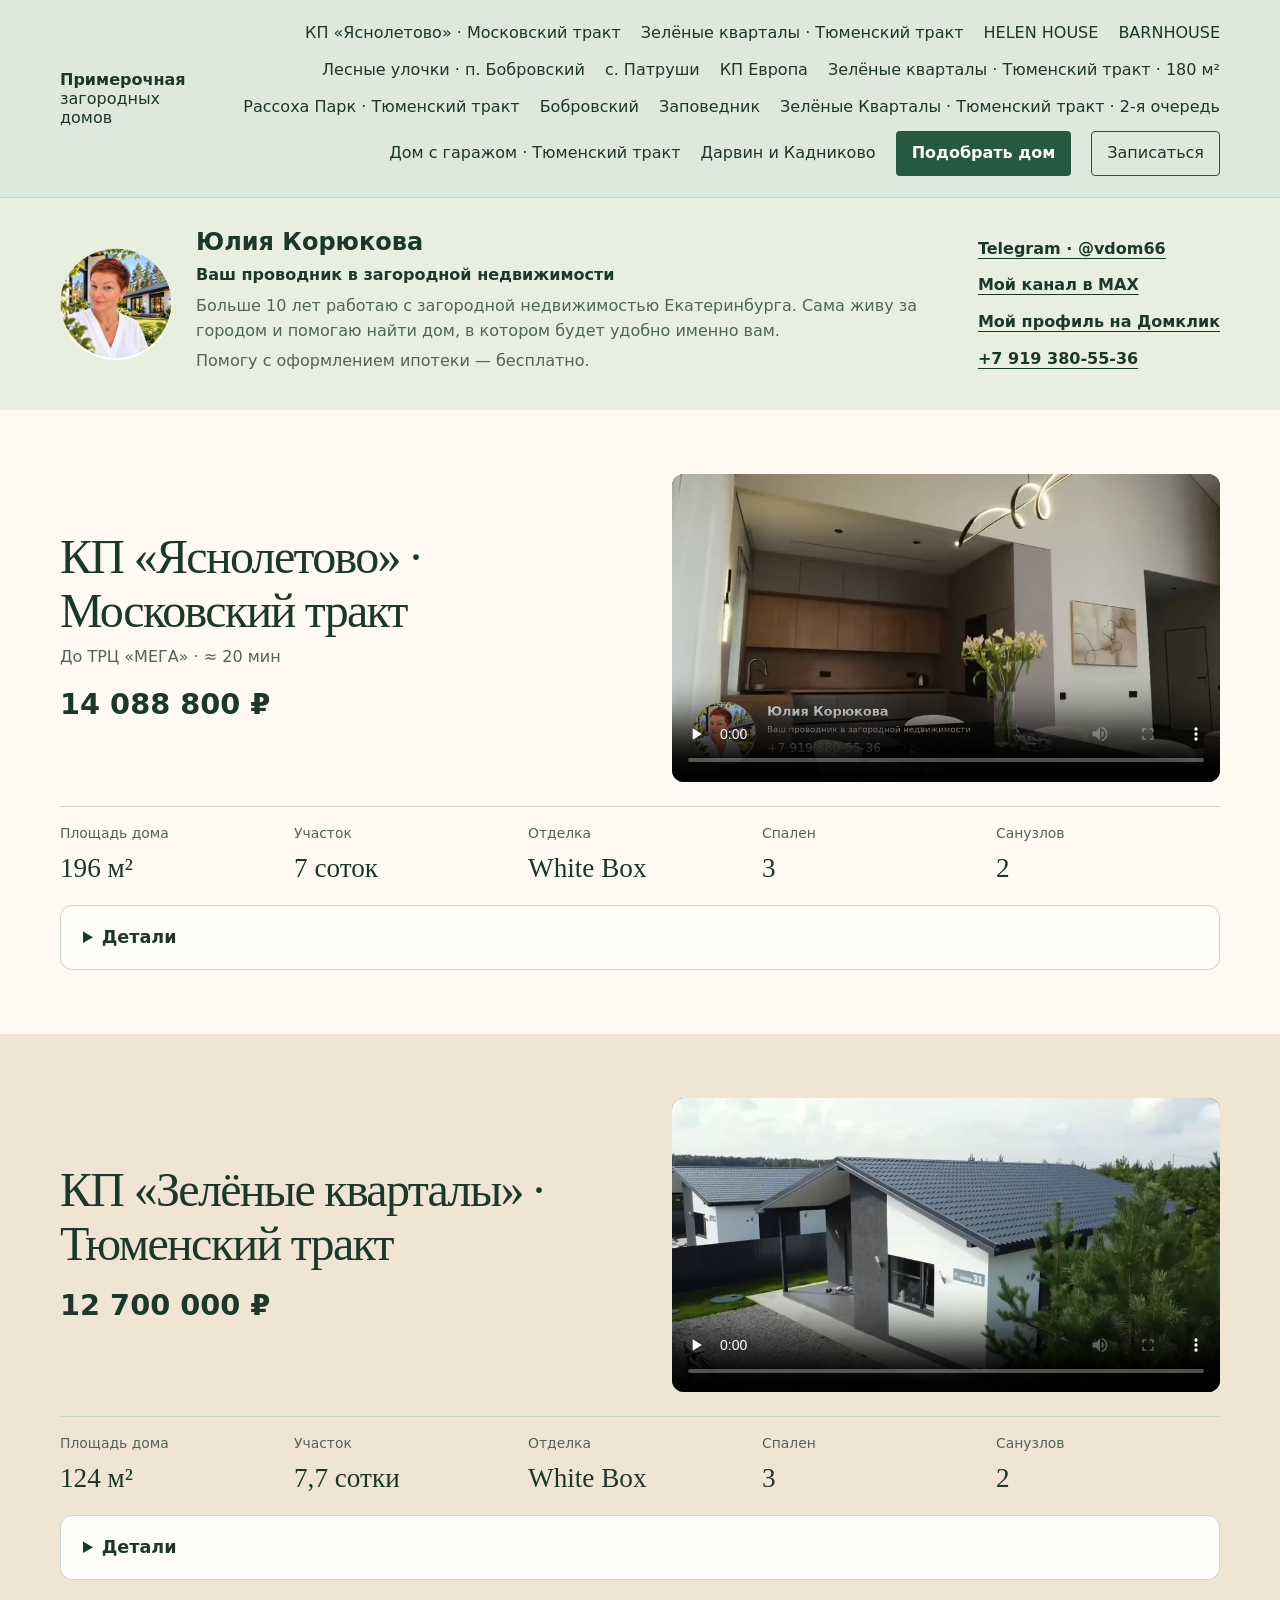
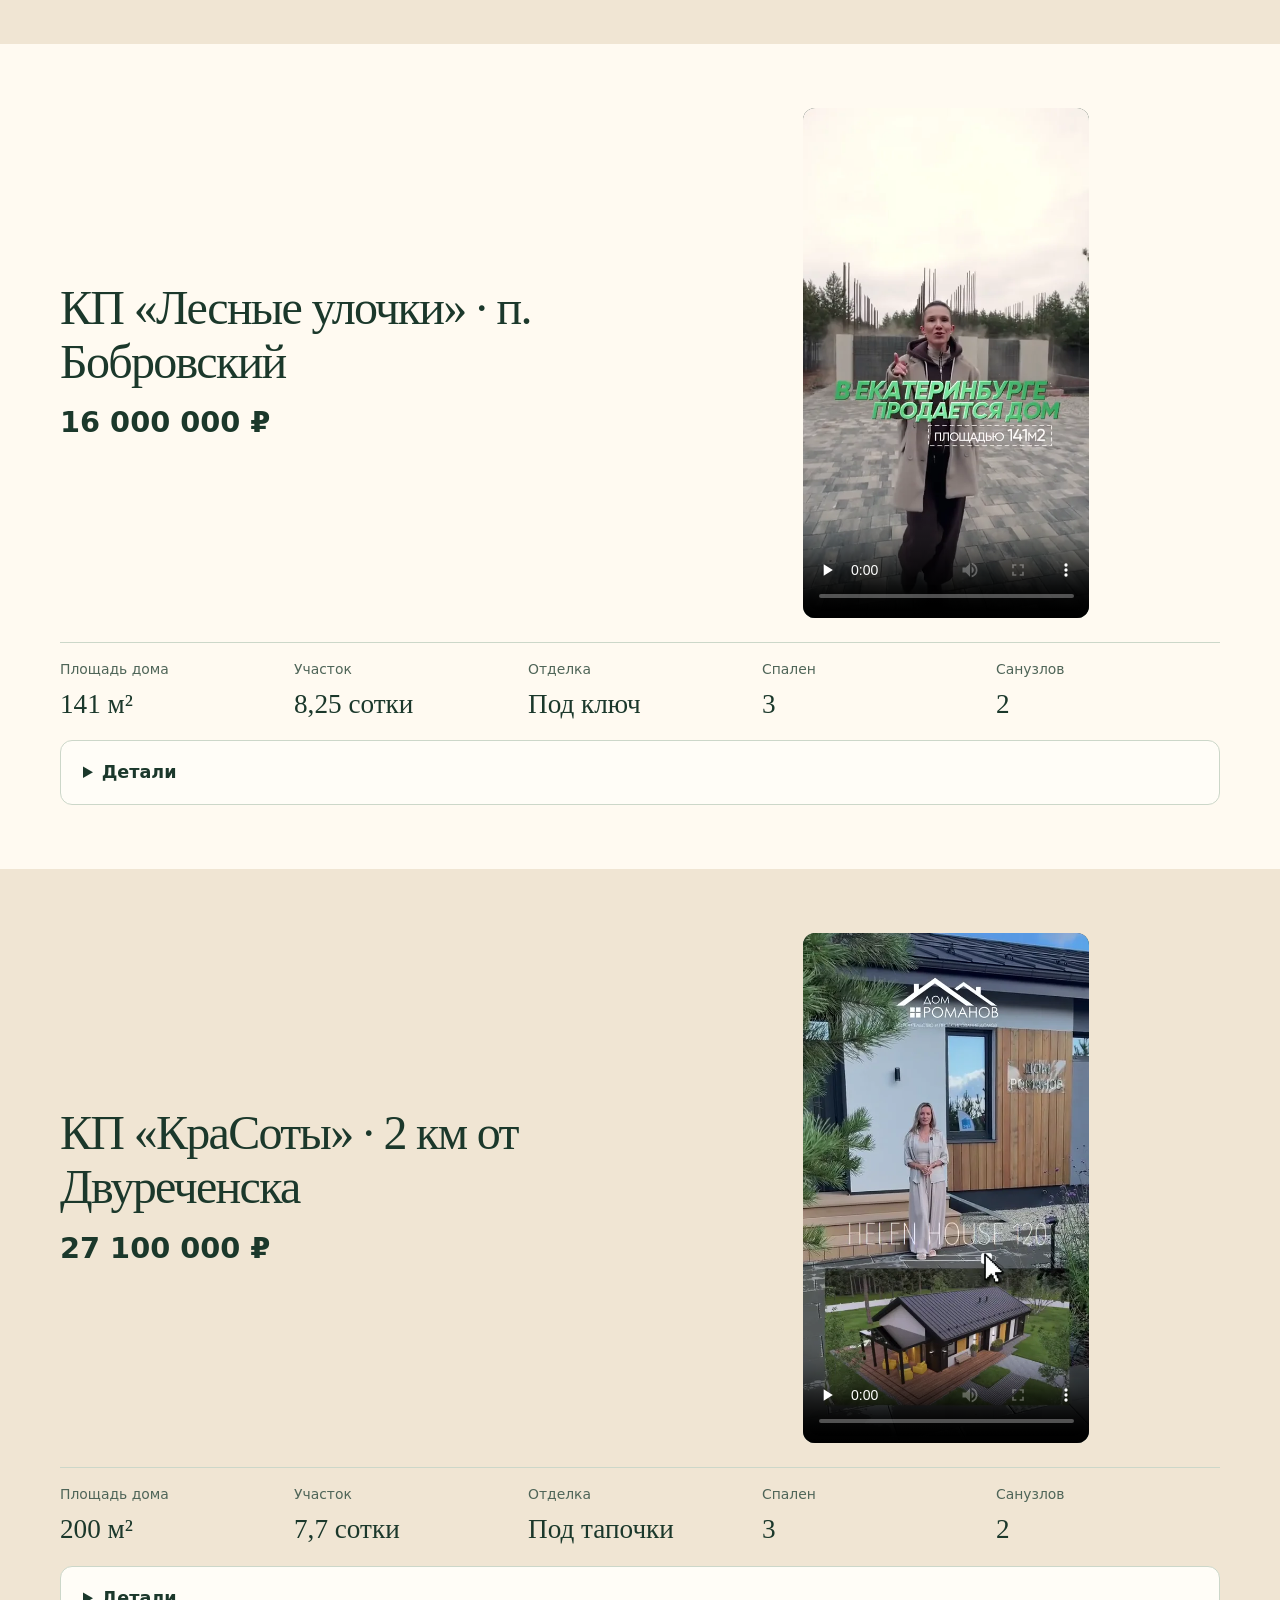
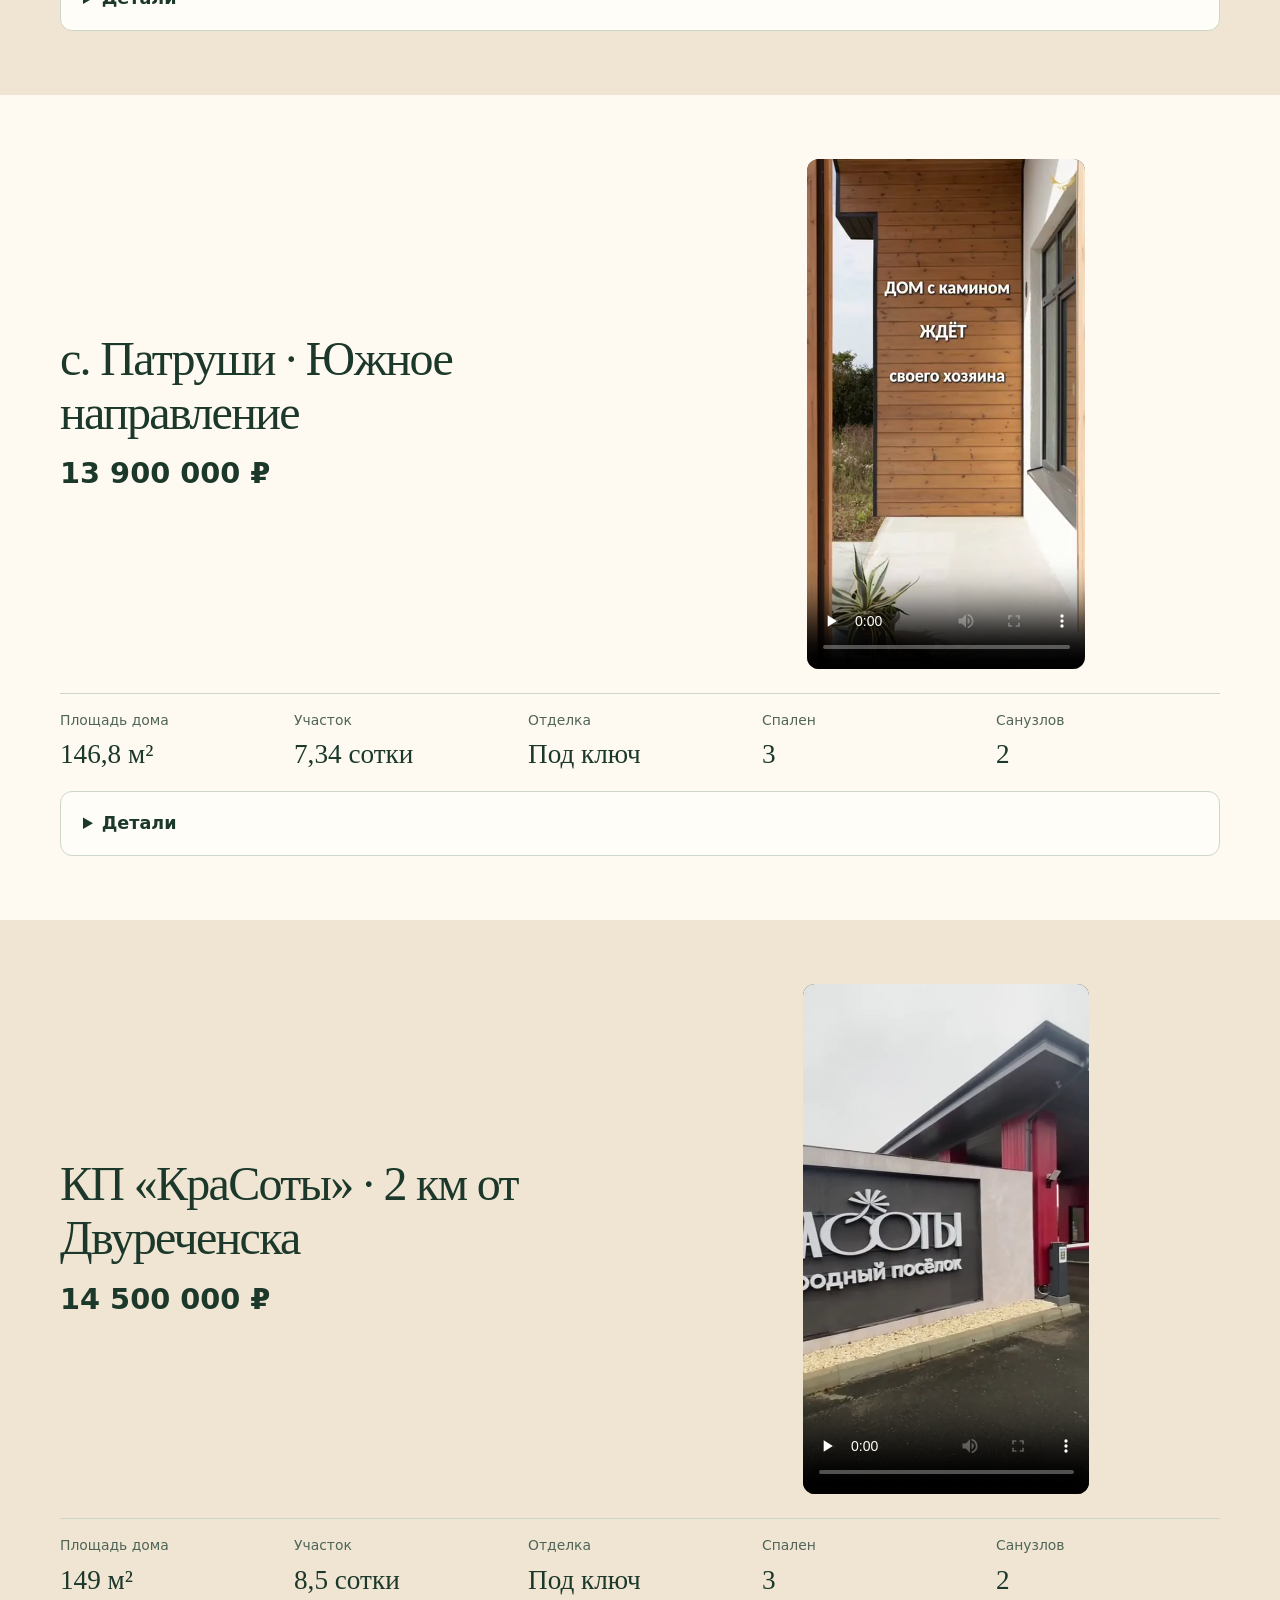
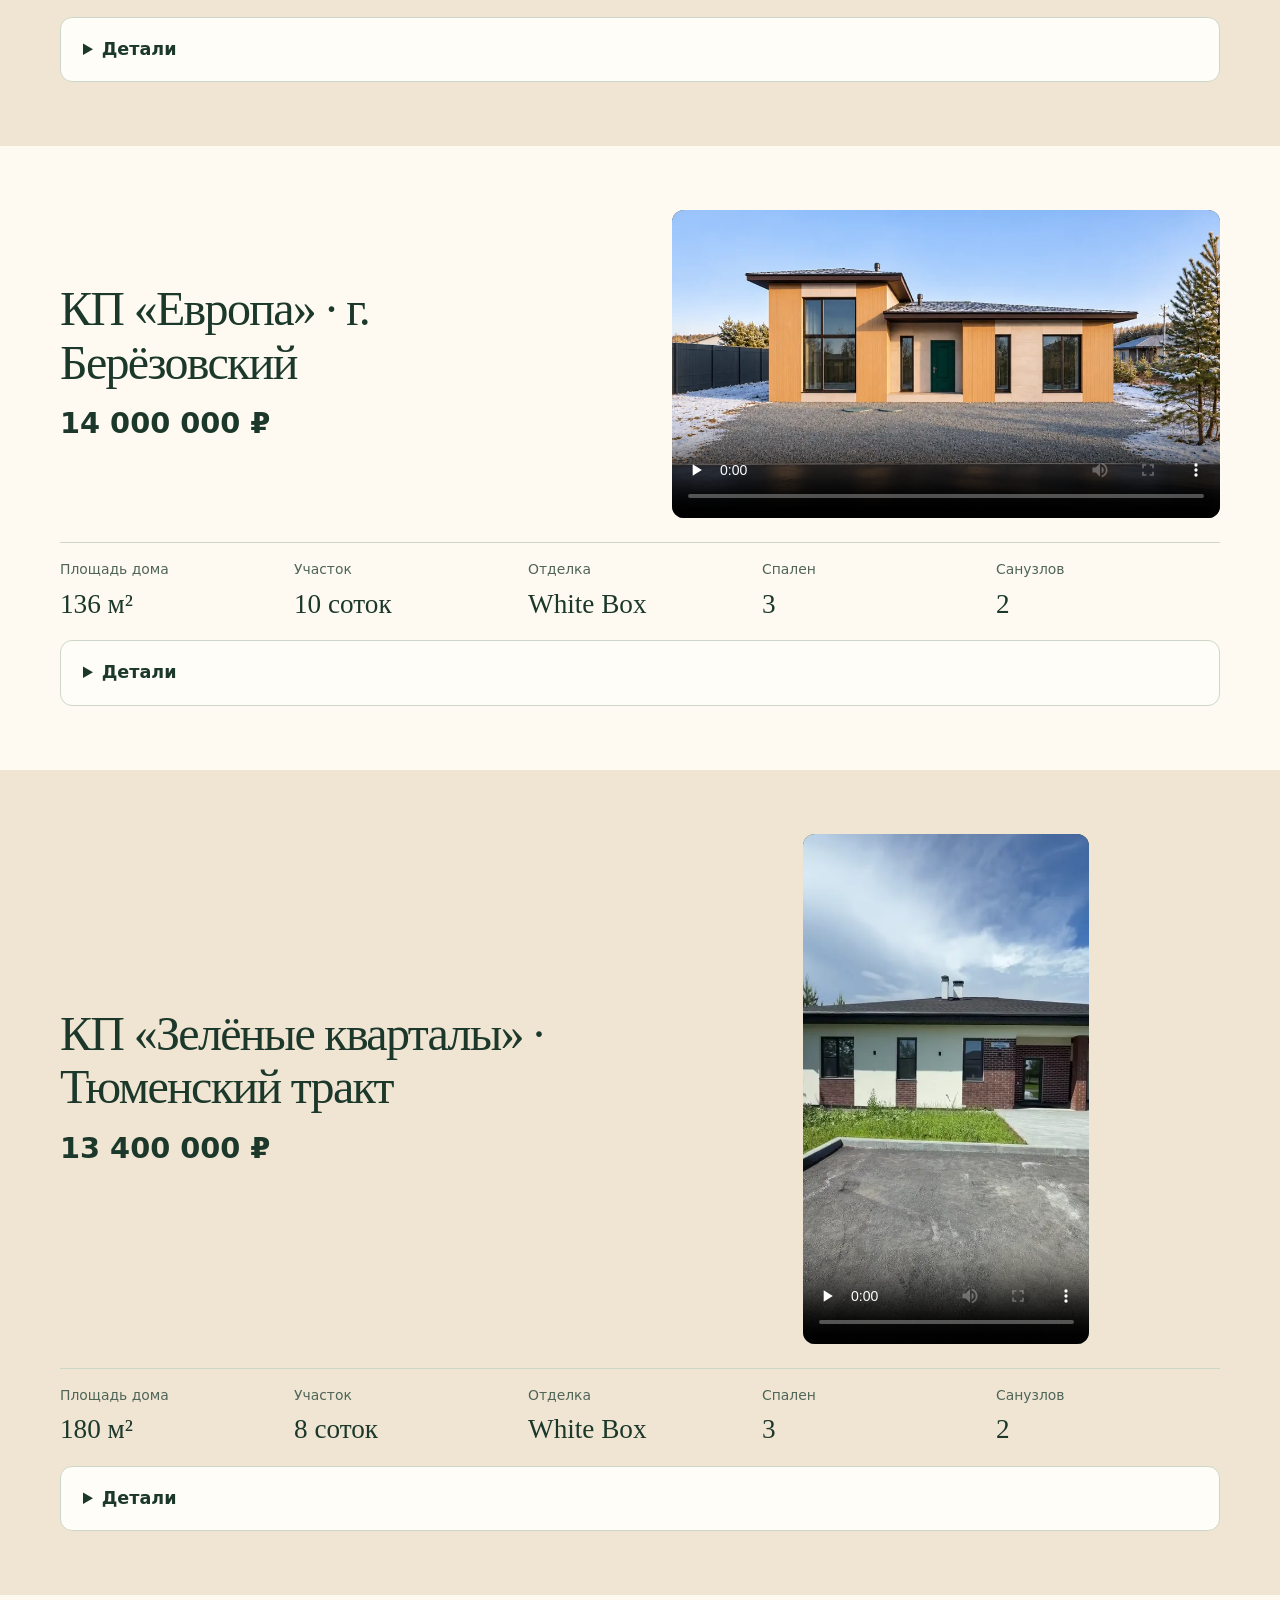
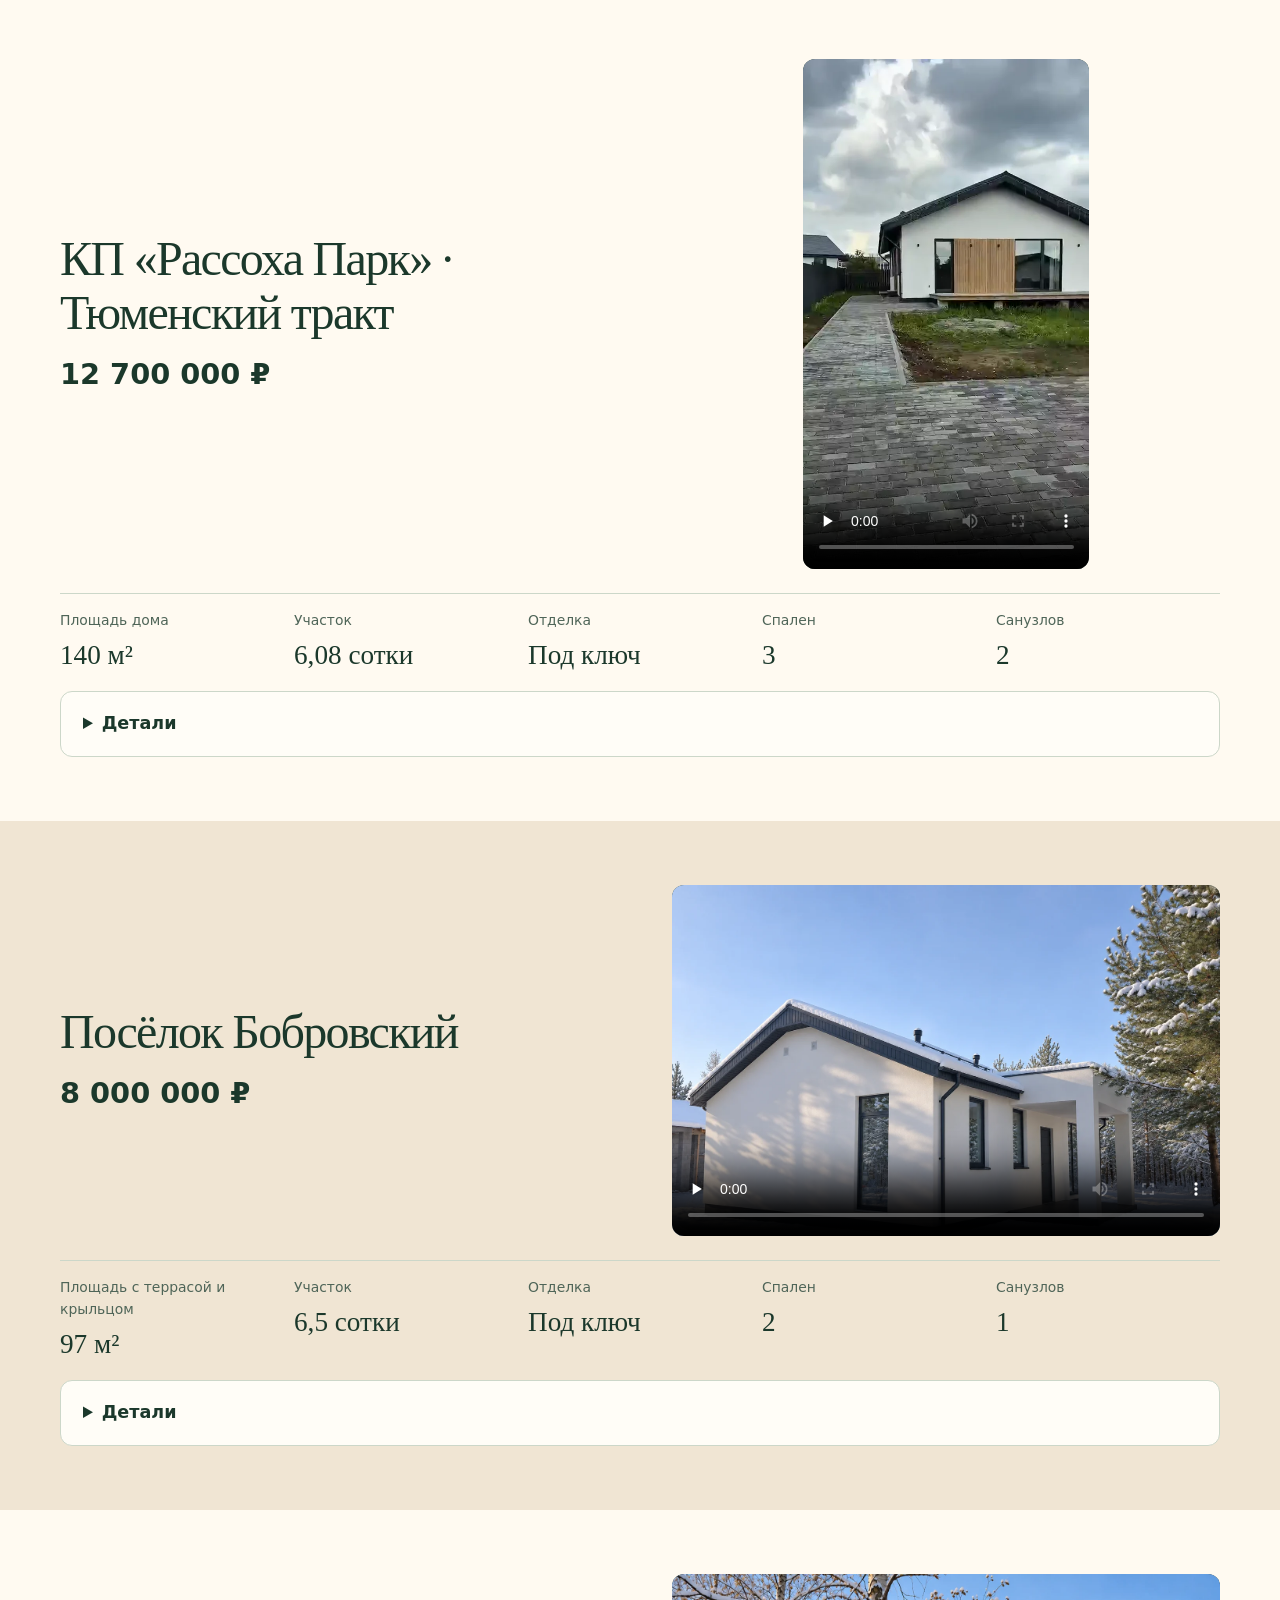
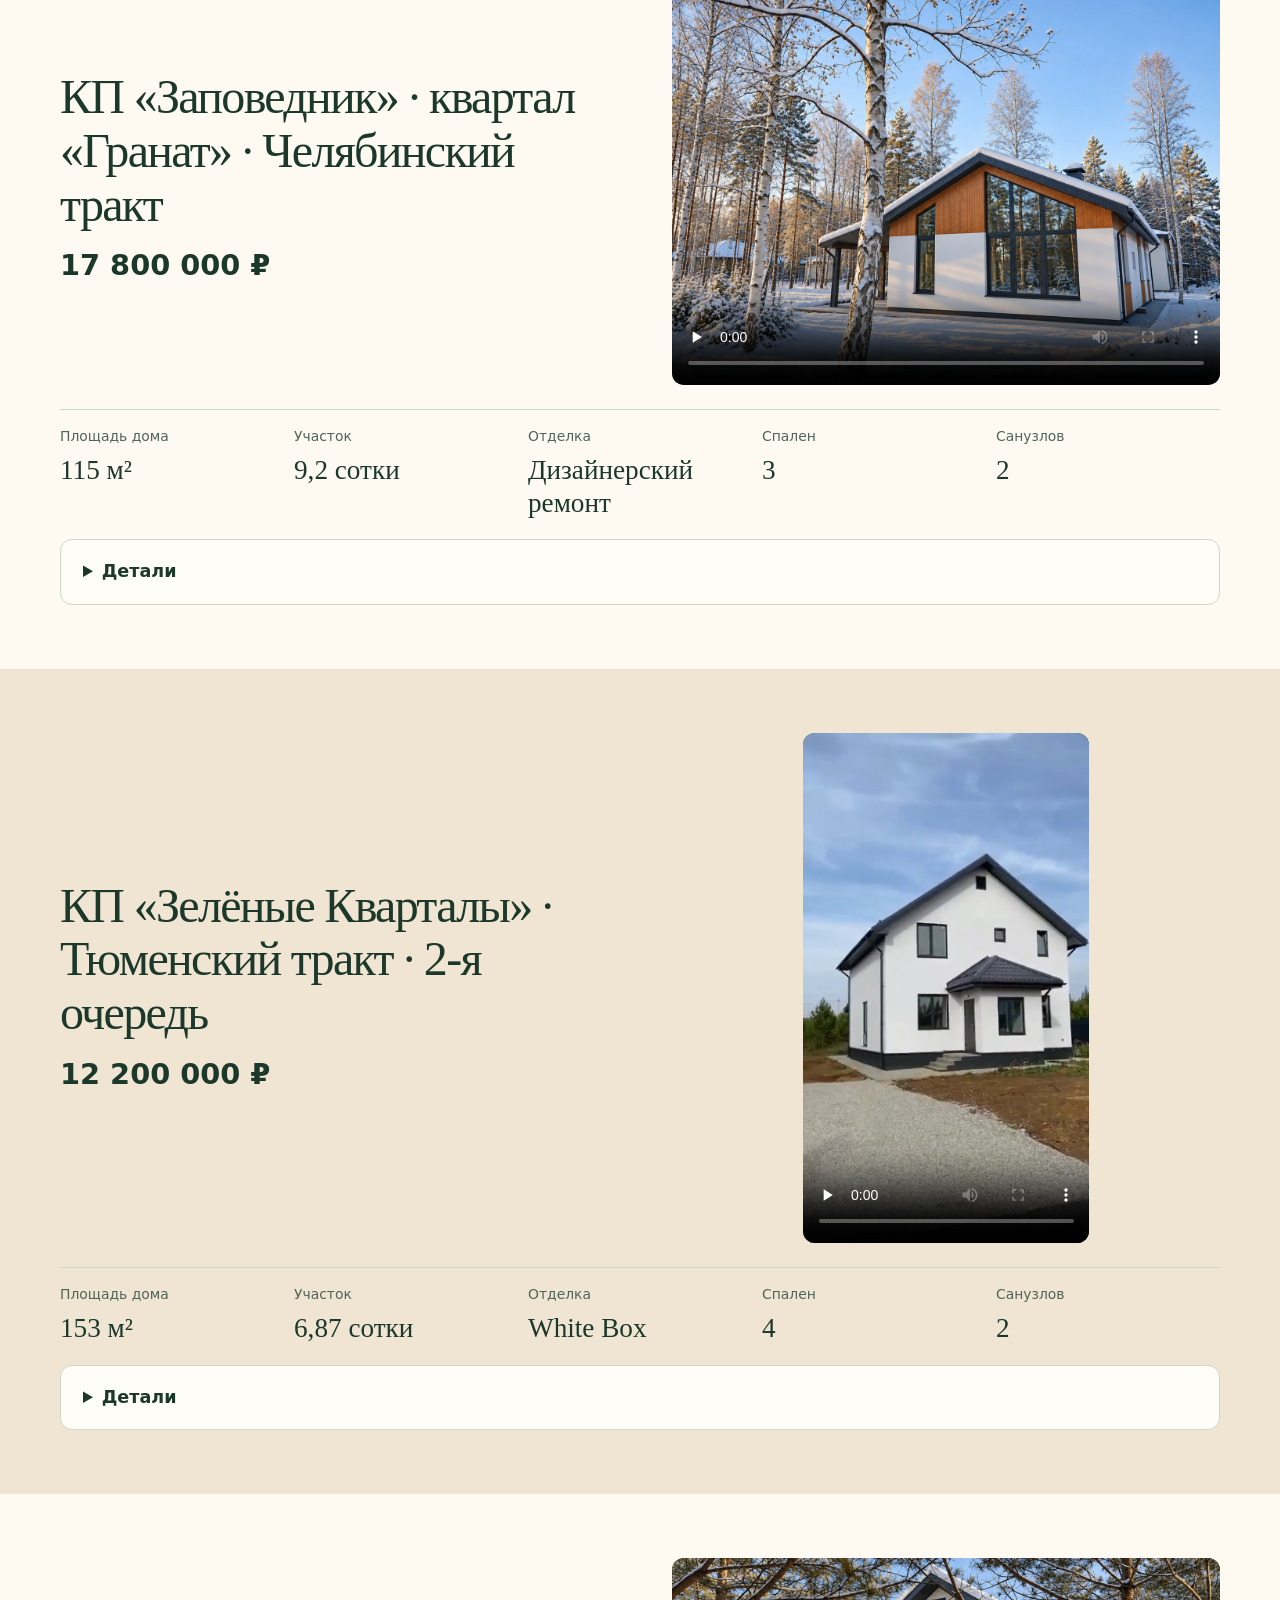
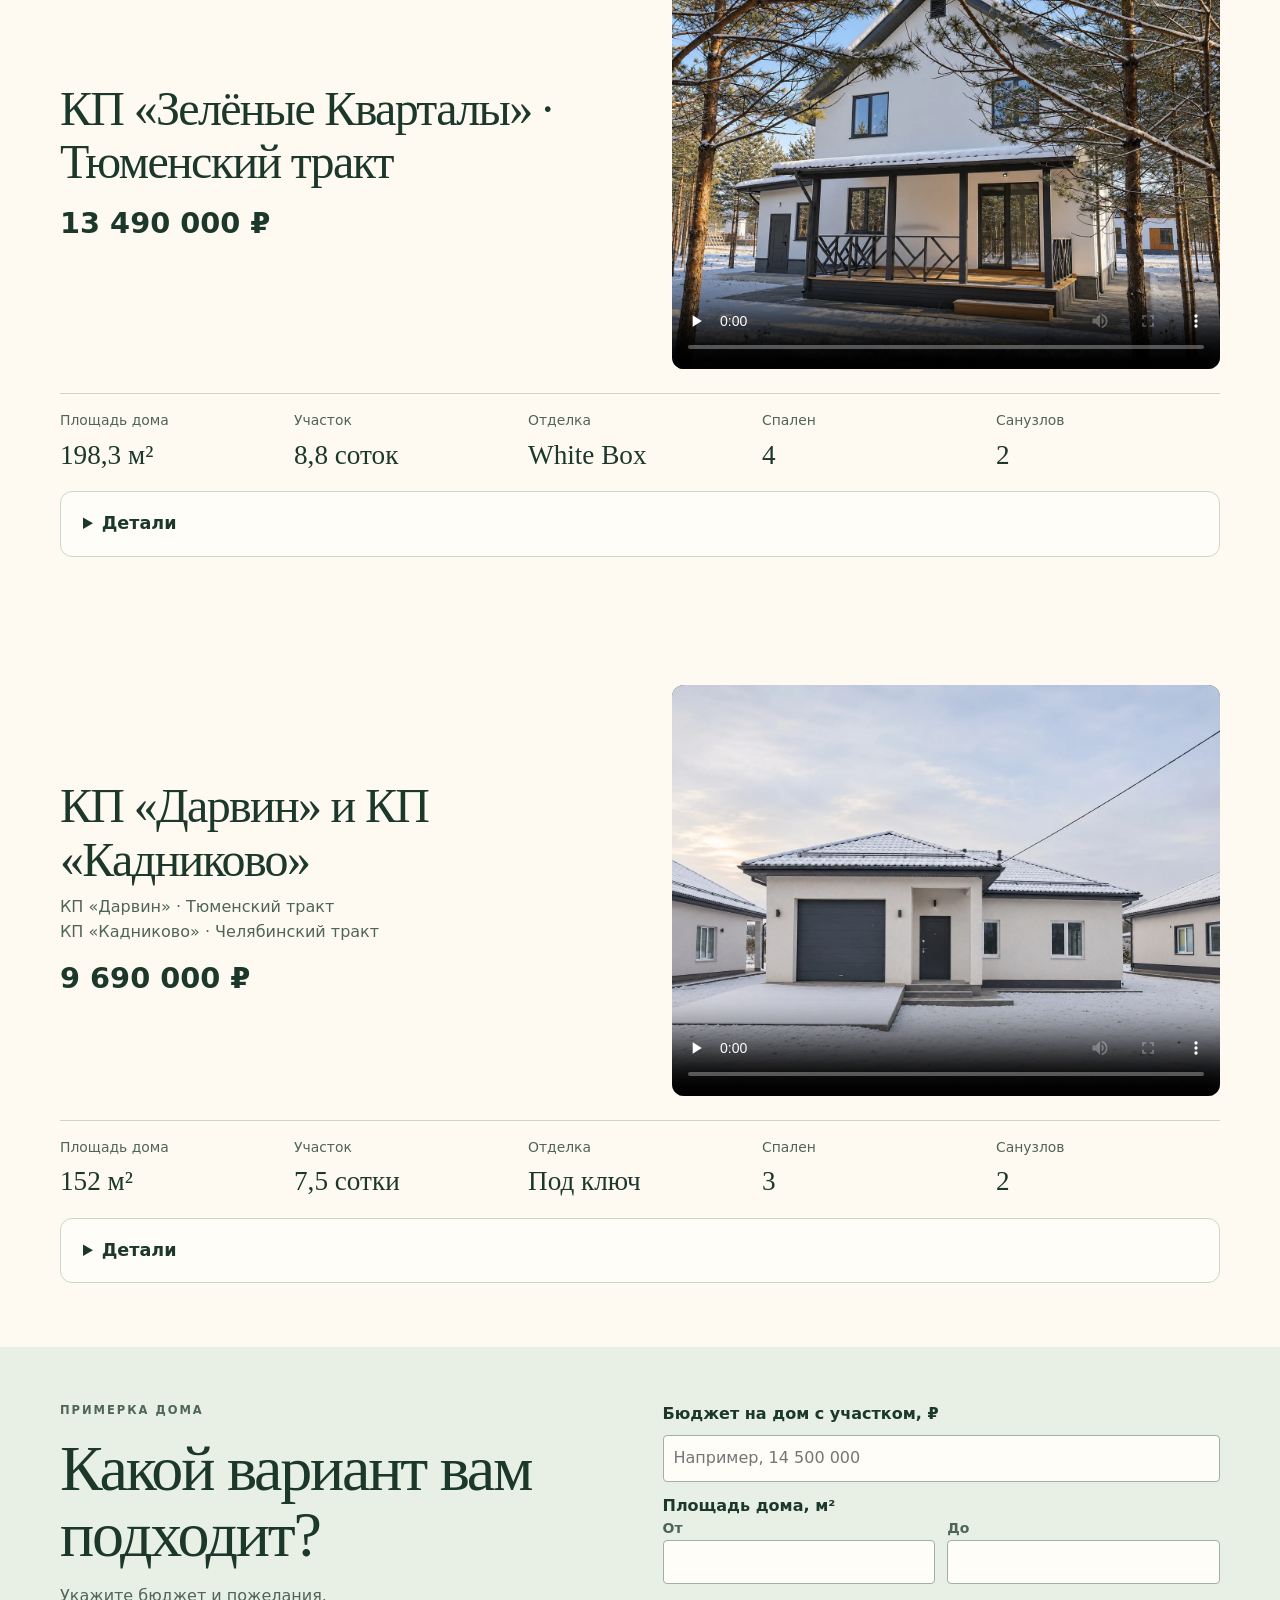
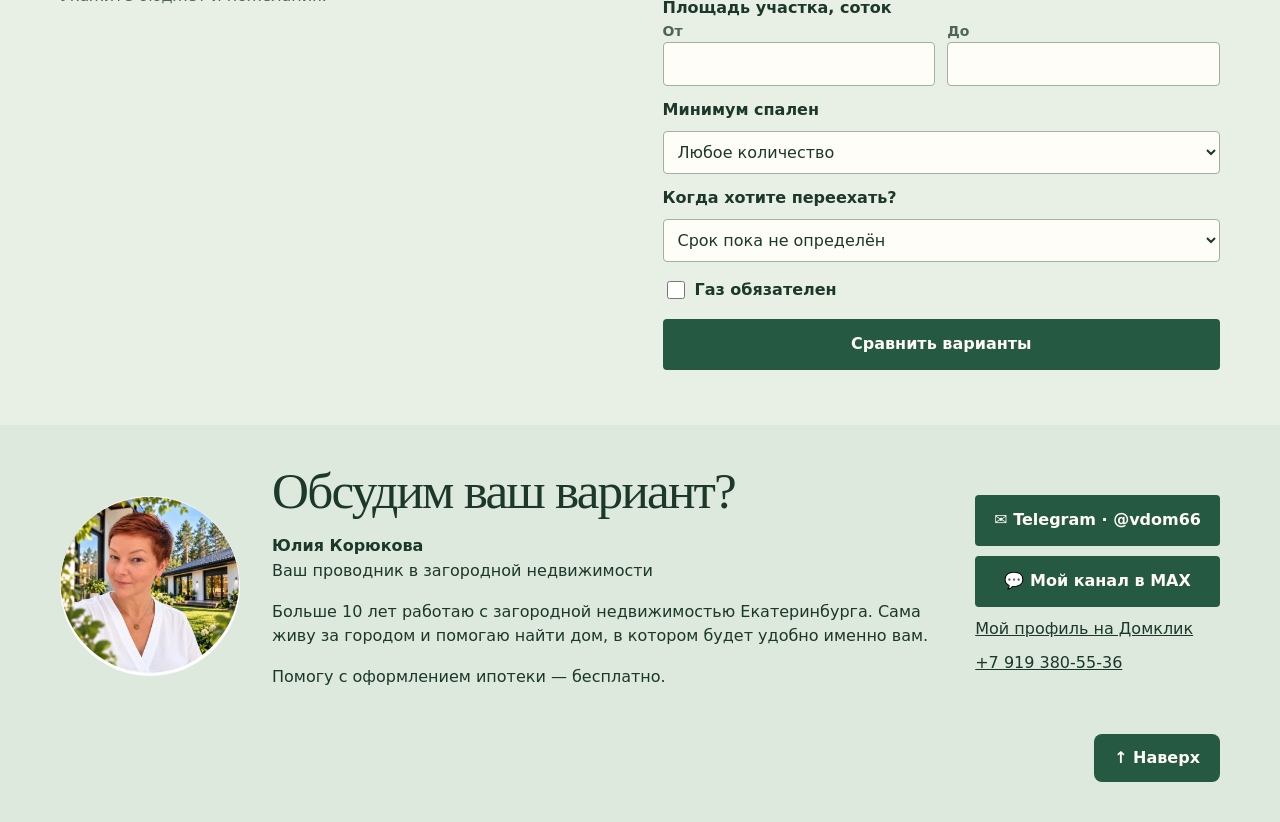
<file: index.html>
<!doctype html>
<html lang="ru"><head><meta charset="utf-8"><meta name="viewport" content="width=device-width, initial-scale=1"><title>Примерочная загородных домов — Екатеринбург</title><meta name="description" content="Готовые дома в Яснолетово и Лесных улочках, строительство SHiLO в Зелёных кварталах. Сравните варианты по вашим пожеланиям."><link rel="stylesheet" href="style.css?v=zk153"><script src="fit.js?v=dar152-9690" defer></script></head>
<body><header class="wrap" id="top"><a class="brand" href="#">Примерочная<br><span>загородных домов</span></a><nav aria-label="Разделы сайта"><a href="#title">КП «Яснолетово» · Московский тракт</a><a href="#shilo">Зелёные кварталы · Тюменский тракт</a><a href="#helen">HELEN HOUSE</a><a href="#barnhouse">BARNHOUSE</a><a href="#lesnye">Лесные улочки · п. Бобровский</a><a href="#polyana">с. Патруши</a><a href="#europa">КП Европа</a><a href="#green180">Зелёные кварталы · Тюменский тракт · 180 м²</a><a href="#rassoha">Рассоха Парк · Тюменский тракт</a><a href="#bobrovsky">Бобровский</a><a href="#granat">Заповедник</a><a href="#zk153">Зелёные Кварталы · Тюменский тракт · 2-я очередь</a><a href="#zk198">Дом с гаражом · Тюменский тракт</a><a href="#dar152">Дарвин и Кадниково</a><a class="button compare-link" href="#fit">Подобрать дом</a><a class="outline" href="#contact">Записаться</a></nav></header>
<main>
<div class="about-band"><section class="wrap about-yulia" aria-label="О Юлии Корюковой">
<img src="yulia-koryukova.webp" width="112" height="112" alt="Юлия Корюкова">
<div><h2>Юлия Корюкова</h2><p class="about-role">Ваш проводник в загородной недвижимости</p>
<p>Больше 10 лет работаю с загородной недвижимостью Екатеринбурга. Сама живу за городом и помогаю найти дом, в котором будет удобно именно вам.</p><p>Помогу с оформлением ипотеки — бесплатно.</p></div>
<div class="about-links"><a href="https://t.me/vdom66" target="_blank" rel="noopener">Telegram · @vdom66</a><a href="https://max.ru/se14350244_biz" target="_blank" rel="noopener">Мой канал в MAX</a><a href="https://agencies.domclick.ru/agent/288288" target="_blank" rel="noopener">Мой профиль на Домклик</a><a href="tel:+79193805536">+7 919 380‑55‑36</a></div>
</section></div>
<section class="wrap property-card" id="title">
<div class="property-overview property-card-summary"><div class="property-copy"><h1 class="property-location">КП «Яснолетово» · Московский тракт</h1><p class="property-location-note">До ТРЦ «МЕГА» · ≈ 20 мин</p><p class="price">14 088 800 ₽</p>
</div><div class="property-media"><video controls preload="none" playsinline src="tour.mp4" aria-label="Видеообзор дома" poster="title-video-poster.webp"></video></div></div><dl class="facts"><div><dt>Площадь дома</dt><dd>196 м²</dd></div><div><dt>Участок</dt><dd>7 соток</dd></div><div><dt>Отделка</dt><dd>White Box</dd></div><div><dt>Спален</dt><dd>3</dd></div><div><dt>Санузлов</dt><dd>2</dd></div></dl>
<details class="property-details"><summary>Детали</summary><div class="property-details-content">
<h3>Дом в КП «Яснолетово»</h3><p class="lead">Три спальни, кухня-гостиная с выходом на террасу и мансарда, которую можно обустроить для отдыха.</p><div class="intro"></div>
<figure><img src="house.webp" alt="Фасад дома с панорамными окнами и террасой"></figure>

<div class="village-copy"><p><strong>В этом доме хочется поднять глаза… и остаться.</strong></p>
<p><strong>Второй свет, панорамное остекление и ощущение простора,</strong> которое сложно передать фотографиями. Здесь гостиная становится сердцем дома — местом, где приятно собираться всей семьёй, встречать друзей и проводить вечера.</p>
<p><strong>Готовый дом в КП «Яснолетово» — направление Московского тракта,</strong> 20 минут до ТРЦ «МЕГА».</p>
<p>А ещё здесь есть <strong>мансарда 40 м².</strong> И это отдельная история!</p>
<p>Домашний кинотеатр? Игровая для детей? Мастерская или место для йоги? Представьте, что для любимого занятия у вас наконец появилась целая комната.</p>
<p><strong>Что ещё предусмотрено для вашей семьи:</strong><br>
<strong>196 м² — площадь дома,</strong> участок <strong>7 соток.</strong><br>
<strong>Дом готов в отделке White Box, под чистовую.</strong></p>
<p>В посёлке — охраняемая территория, асфальтированный подъезд, детская площадка и зоны отдыха.</p>
<p><strong>Стоимость — 14 088 800 ₽.</strong></p>
<p>Мне нравятся дома, в которых есть своя особенность. Здесь это сочетание <strong>света, объёма и пространства для увлечений.</strong></p></div><div class="village-media"><img class="village-image" src="village.webp" loading="lazy" alt="Детская площадка в коттеджном посёлке Яснолетово"></div><div class="section-heading"><p>На первом этаже три спальни, два санузла и котельная. На мансарде — отдельная комната 40 м².</p></div><a class="plan" href="plan.webp" target="_blank" rel="noopener"><img src="plan.webp" loading="lazy" alt="План первого этажа и мансарды с размерами помещений"><span>Открыть планировку ↗</span></a></div></details>
</section>
<section class="wrap property-card" id="shilo">
<div class="property-overview property-card-summary"><div class="property-copy"><h2 class="property-location">КП «Зелёные кварталы» · Тюменский тракт</h2><p class="price" id="shilo-price">12 700 000 ₽</p>
</div><div class="property-media"><video width="1280" height="688" controls preload="none" playsinline src="shilo-tour.mp4" aria-label="Видеообзор SHiLO 124" poster="shilo-video-poster.webp"></video></div></div><dl class="facts"><div><dt>Площадь дома</dt><dd>124 м²</dd></div><div><dt>Участок</dt><dd>7,7 сотки</dd></div><div><dt>Отделка</dt><dd>White Box</dd></div><div><dt>Спален</dt><dd>3</dd></div><div><dt>Санузлов</dt><dd>2</dd></div></dl>
<details class="property-details"><summary>Детали</summary><div class="property-details-content">
<p class="eyebrow">КП «Зелёные кварталы» · Тюменский тракт · Под строительство</p><h3>SHiLO 124 м²</h3><p class="lead">Три спальни, кухня-гостиная с выходом на террасу и мастер-спальня со своим санузлом.</p><div class="offer">
<div><p>Одноэтажный дом в комплектации White Box. Три спальни, включая мастер-спальню со своим санузлом, кухня-гостиная 36,3 м² и терраса 18 м².</p>
<p id="promo-status"><s>13 800 000 ₽</s> · Выгода <strong>1 100 000 ₽</strong> до 31 декабря 2026 года.</p>
<p>Расчёт за дом с участком 7,7 сотки. Участки по ул. Тимирязева, 9, 11, 13, 14, 15 и 16. Средняя стоимость участка — 3 300 000 ₽.</p>
<a class="button" href="https://t.me/vdom66?text=%D0%97%D0%B4%D1%80%D0%B0%D0%B2%D1%81%D1%82%D0%B2%D1%83%D0%B9%D1%82%D0%B5%2C%20%D0%AE%D0%BB%D0%B8%D1%8F!%20%D0%A5%D0%BE%D1%87%D1%83%20%D1%83%D1%82%D0%BE%D1%87%D0%BD%D0%B8%D1%82%D1%8C%20%D1%83%D1%81%D0%BB%D0%BE%D0%B2%D0%B8%D1%8F%20%D1%81%D1%82%D1%80%D0%BE%D0%B8%D1%82%D0%B5%D0%BB%D1%8C%D1%81%D1%82%D0%B2%D0%B0%20SHiLO%20124.">Уточнить условия в Telegram ↗</a>
</div><figure><img src="front.webp" loading="lazy" alt="Фасад дома SHiLO 124 с крытым крыльцом"></figure>
</div>
<div class="offer details">
<div id="promo-terms"><h3>Как воспользоваться акцией</h3><ol>
<li>До 31 декабря заключите основной договор и внесите первый транш. Землю оформляют на покупателя при сделке.</li>
<li>Если сделка планируется на следующий год, можно до 31 декабря заключить авансовый договор и внести 1 500 000 ₽. Аванс фиксирует стоимость строительства и позволяет закупить материалы.</li>
</ol><p>При авансе цена участка подлежит уточнению на дату сделки. При изменении цены земли итоговая стоимость дома с участком может измениться.</p><p>Цены указаны на момент публикации.</p></div>
<a class="plan" href="layout.webp" target="_blank" rel="noopener"><img src="layout.webp" loading="lazy" alt="План SHiLO 124 с тремя спальнями, двумя санузлами и террасой"><span>Открыть планировку SHiLO ↗</span></a>
</div>
<h3>Фасад и интерьер</h3>
<div class="gallery">
<a href="terrace.webp" target="_blank" rel="noopener"><img src="terrace.webp" loading="lazy" alt="Фасад со стороны террасы"></a>
<a href="terrace-detail.webp" target="_blank" rel="noopener"><img src="terrace-detail.webp" loading="lazy" alt="Терраса и выход из кухни-гостиной"></a>
<a href="side.webp" target="_blank" rel="noopener"><img src="side.webp" loading="lazy" alt="Боковой фасад с высокими окнами"></a>
<a href="interior.webp" target="_blank" rel="noopener"><img src="interior.webp" loading="lazy" alt="Кухня-гостиная с чистовой отделкой и мебелью"></a>
</div>
</div></details>
</section>
<section class="wrap property-card" id="lesnye">
<div class="property-overview property-card-summary"><div class="property-copy"><h2 class="property-location">КП «Лесные улочки» · п. Бобровский</h2><p class="price">16 000 000 ₽</p>
</div><div class="property-media"><video controls preload="none" playsinline src="lesnye-tour.mp4" aria-label="Видеообзор дома" poster="lesnye-video-poster.webp"></video></div></div><dl class="facts"><div><dt>Площадь дома</dt><dd>141 м²</dd></div><div><dt>Участок</dt><dd>8,25 сотки</dd></div><div><dt>Отделка</dt><dd>Под ключ</dd></div><div><dt>Спален</dt><dd>3</dd></div><div><dt>Санузлов</dt><dd>2</dd></div></dl>
<details class="property-details"><summary>Детали</summary><div class="property-details-content">
<p class="eyebrow">КП «Лесные улочки» · п. Бобровский · Готовый дом</p><h3>Дом 141 м²</h3><p class="lead">Три спальни, кухня-гостиная 47,1 м² и терраса для отдыха всей семьёй.</p><dl class="facts property-extra-facts"><div><dt>Терраса</dt><dd>22,5 м²</dd></div></dl><div class="offer">
<div>
<p>Участок — 8,25 сотки. Три спальни, включая мастер-спальню со своим санузлом. Кухня-гостиная 47,1 м² с выходом на террасу 22,5 м².</p>
<p>Отделка под ключ входит в стоимость. Окончательная цена. Оплата наличными или в ипотеку.</p>
<div id="lesnye-offer"><p>При сделке до 30 ноября 2026 года ремонт планируем завершить до 15 декабря. Можно запланировать переезд к Новому году.</p>
</div>
<p><a class="button" href="https://t.me/vdom66?text=%D0%97%D0%B4%D1%80%D0%B0%D0%B2%D1%81%D1%82%D0%B2%D1%83%D0%B9%D1%82%D0%B5%2C%20%D0%AE%D0%BB%D0%B8%D1%8F!%20%D0%A5%D0%BE%D1%87%D1%83%20%D0%BF%D0%BE%D1%81%D0%BC%D0%BE%D1%82%D1%80%D0%B5%D1%82%D1%8C%20%D0%B4%D0%BE%D0%BC%20%D0%B2%20%D0%9B%D0%B5%D1%81%D0%BD%D1%8B%D1%85%20%D1%83%D0%BB%D0%BE%D1%87%D0%BA%D0%B0%D1%85.">Записаться на просмотр ↗</a></p></div>
<figure><img src="lesnye-front.webp" loading="lazy" alt="Главный фасад дома в Лесных улочках"></figure>
</div>
<div class="offer details">
<a class="plan" href="lesnye-plan.webp" target="_blank" rel="noopener"><img src="lesnye-plan.webp" loading="lazy" alt="Планировка с тремя спальнями, двумя санузлами, кухней-гостиной и террасой"><span>Открыть планировку ↗</span></a>
<div class="lesnye-video"><h3>Видеообзор дома</h3></div>
</div>
<h3>Терраса и фасад</h3>
<div class="gallery">
<a href="lesnye-terrace.webp" target="_blank" rel="noopener"><img src="lesnye-terrace.webp" loading="lazy" alt="Панорамное остекление со стороны террасы"></a>
<a href="lesnye-side.webp" target="_blank" rel="noopener"><img src="lesnye-side.webp" loading="lazy" alt="Вид на террасу и боковой фасад"></a>
</div>
</div></details>
</section>
<section class="wrap property-card" id="helen">
<div class="property-overview property-card-summary"><div class="property-copy"><h2 class="property-location">КП «КраСоты» · 2 км от Двуреченска</h2><p class="price">27 100 000 ₽</p>
</div><div class="property-media"><video controls preload="none" playsinline src="helen-tour.mp4" aria-label="Видеообзор дома" poster="helen-video-poster.webp"></video></div></div><dl class="facts"><div><dt>Площадь дома</dt><dd>200 м²</dd></div><div><dt>Участок</dt><dd>7,7 сотки</dd></div><div><dt>Отделка</dt><dd>Под тапочки</dd></div><div><dt>Спален</dt><dd>3</dd></div><div><dt>Санузлов</dt><dd>2</dd></div></dl>
<details class="property-details"><summary>Детали</summary><div class="property-details-content">
<h3>HELEN HOUSE 120</h3><p class="lead">Три спальни, кабинет и просторная кухня-гостиная с высоким потолком и панорамным угловым окном.</p><div class="offer">
<div>
<p class="lead">Высокий потолок, свет из мансардных окон и панорамное угловое остекление. Дом, в котором архитектуру дополняют продуманная инженерия и благоустроенный участок.</p>
<p>Отделка «под тапочки». Одноэтажный дом площадью 200 м² на участке 7,7 сотки. Три спальни, кабинет, два санузла и просторная кухня-гостиная с кладовой. Терраса — 80 м².</p>

<a class="button" href="https://t.me/vdom66?text=%D0%97%D0%B4%D1%80%D0%B0%D0%B2%D1%81%D1%82%D0%B2%D1%83%D0%B9%D1%82%D0%B5%2C%20%D0%AE%D0%BB%D0%B8%D1%8F!%20%D0%98%D0%BD%D1%82%D0%B5%D1%80%D0%B5%D1%81%D1%83%D0%B5%D1%82%20HELEN%20HOUSE%20120%20%D0%B2%20%D0%9A%D0%9F%20%D0%9A%D1%80%D0%B0%D0%A1%D0%BE%D1%82%D1%8B.">Записаться на просмотр</a></div>
<div class="helen-video"><h3>Видеообзор дома</h3></div>
</div>
<div class="helen-photos"><a href="helen-terrace.webp" target="_blank" rel="noopener"><img src="helen-terrace.webp" loading="lazy" alt="Терраса со стеклянным навесом"></a><a href="helen-living.webp" target="_blank" rel="noopener"><img src="helen-living.webp" loading="lazy" alt="Гостиная с высоким потолком"></a><a href="helen-dining.webp" target="_blank" rel="noopener"><img src="helen-dining.webp" loading="lazy" alt="Обеденная зона у углового окна"></a><a href="helen-kitchen.webp" target="_blank" rel="noopener"><img src="helen-kitchen.webp" loading="lazy" alt="Кухня с мансардными окнами"></a><a href="helen-engineering.webp" target="_blank" rel="noopener"><img src="helen-engineering.webp" loading="lazy" alt="Инженерное оборудование"></a><a href="helen-smart.webp" target="_blank" rel="noopener"><img src="helen-smart.webp" loading="lazy" alt="Управление микроклиматом"></a></div>
<details class="helen-details"><summary>10 деталей, которые стоит увидеть поближе</summary>
<div class="helen-features"><div><h3>Панорамное угловое окно</h3><p>Открывает вид на природу и наполняет кухню-гостиную естественным светом.</p></div><div><h3>Мансардные окна</h3><p>Дополнительный свет сверху подчёркивает высокий потолок кухни-гостиной.</p></div><div><h3>Вентиляция TURKOV</h3><p>Система постоянного воздухообмена помогает поддерживать свежий воздух в доме.</p></div><div><h3>Система «Умный дом»</h3><p>Управление температурой и микроклиматом.</p></div><div><h3>Терраса со стеклянным навесом</h3><p>Навес из закалённого стекла пропускает естественный свет.</p></div><div><h3>Потолок из натуральной лиственницы</h3><p>Тёплая фактура дерева в интерьере кухни-гостиной.</p></div><div><h3>Гараж-навес с местом для хранения</h3><p>Предусмотрена возможность организовать хозяйственный блок.</p></div><div><h3>Входная дверь ХАСКИ</h3><p>Дверь от «Стальной линии» с усиленной теплоизоляцией.</p></div><div><h3>Ландшафтный дизайн</h3><p>Благоустройство участка сочетается с архитектурой дома.</p></div><div><h3>Собственная воркаут-зона</h3><p>Место для тренировок на свежем воздухе.</p></div></div>
</details>
</div></details>
</section>
<section class="wrap property-card" id="polyana">
<div class="property-overview property-card-summary"><div class="property-copy"><h2 class="property-location">с. Патруши · Южное направление</h2><p class="price">13 900 000 ₽</p>
</div><div class="property-media"><video controls preload="none" playsinline src="polyana-tour.mp4" aria-label="Видеообзор дома" poster="polyana-video-poster.webp"></video></div></div><dl class="facts"><div><dt>Площадь дома</dt><dd>146,8 м²</dd></div><div><dt>Участок</dt><dd>7,34 сотки</dd></div><div><dt>Отделка</dt><dd>Под ключ</dd></div><div><dt>Спален</dt><dd>3</dd></div><div><dt>Санузлов</dt><dd>2</dd></div></dl>
<details class="property-details"><summary>Детали</summary><div class="property-details-content">
<h3>Дом-шале 146,8 м²</h3><p class="lead">Три спальни, камин в гостиной, крытая терраса и угловой участок на тупиковой улице.</p><div class="offer polyana-intro">
<div>
<p class="lead">Камин в гостиной, крытая терраса и угловой участок на тупиковой улице.</p>
<p>Село Патруши, Сысертский муниципальный округ. Южное направление, 10 км от границы Екатеринбурга. Подъезд по Челябинскому или Арамильскому тракту.</p>
<p>Отделка под ключ. Три спальни, кухня-гостиная, два санузла и котельная. Участок ИЖС — 7,34 сотки. Есть возможность второго въезда и размещения дополнительных построек.</p>

<a class="button" href="https://t.me/vdom66?text=%D0%97%D0%B4%D1%80%D0%B0%D0%B2%D1%81%D1%82%D0%B2%D1%83%D0%B9%D1%82%D0%B5%2C%20%D0%AE%D0%BB%D0%B8%D1%8F!%20%D0%98%D0%BD%D1%82%D0%B5%D1%80%D0%B5%D1%81%D1%83%D0%B5%D1%82%20%D0%B4%D0%BE%D0%BC%20%D0%B2%20%D0%9F%D0%B0%D1%82%D1%80%D1%83%D1%88%D0%B0%D1%85.">Записаться на просмотр</a></div>
<div class="polyana-video"></div>
</div>
<div class="polyana-media">
<a href="polyana-front.webp" target="_blank" rel="noopener"><img src="polyana-front.webp" loading="lazy" alt="Фасад дома в стиле шале в селе Патруши"></a>
<a class="plan" href="polyana-plan.webp" target="_blank" rel="noopener"><img src="polyana-plan.webp" loading="lazy" alt="Планировка с тремя спальнями, двумя санузлами и террасами"><span>Открыть планировку</span></a>
</div>
<details class="polyana-details"><summary>О доме и коммуникациях</summary>
<div class="helen-features">
<div><h3>Камин и инженерия</h3><p>Каминная топка «Альфа 700 RB» от «Экокамин», два стекла, чёрный шамот. Выполнены инженерные системы и обустроена котельная.</p><p>Электричество — 15 кВт, 380 В. Индивидуальная скважина, бетонный септик СК «Урал».</p></div>
<div><h3>Материалы и конструкция</h3><p>Свайно-ростверковый фундамент, дополнительные бетонные опоры плиты, стальная арматура и полусухая стяжка.</p><p>Стены из твинблока 300 мм с утеплением минеральной ватой 100 мм. Штукатурка «короед», окраска и отделка планкеном.</p><p>Кровля из металлочерепицы, утепление минеральной ватой 200 мм. Огнебиозащита пиломатериалов, водостоки и отмостка. Крытая терраса и крыльцо с отделкой планкеном.</p></div>

<div><h3>Инфраструктура</h3><p>В шаговой доступности — торговый центр с сетевым магазином, школа, детские сады, пункты выдачи, банкоматы и автобусная остановка. Рядом Арамиль и Бородулино.</p></div>
</div></details>
</div></details>
</section>
<section class="wrap property-card" id="barnhouse">
<div class="property-overview property-card-summary"><div class="property-copy"><h2 class="property-location">КП «КраСоты» · 2 км от Двуреченска</h2><p class="price">14 500 000 ₽</p></div><div class="property-media"><video width="540" height="960" controls preload="none" playsinline src="barn-tour.mp4" aria-label="Видеообзор BARNHOUSE 130" poster="barnhouse-video-poster.webp"></video></div></div><dl class="facts"><div><dt>Площадь дома</dt><dd>149 м²</dd></div><div><dt>Участок</dt><dd>8,5 сотки</dd></div><div><dt>Отделка</dt><dd>Под ключ</dd></div><div><dt>Спален</dt><dd>3</dd></div><div><dt>Санузлов</dt><dd>2</dd></div></dl>
<details class="property-details"><summary>Детали</summary><div class="property-details-content">
<h3>BARNHOUSE 130</h3><p class="lead">Три спальни, мастер-спальня со своим санузлом и гардеробной. Панорамные окна, второй свет и выход из кухни-гостиной на террасу.</p>
<p>Готовый дом в КП «КраСоты», в 2 км от Двуреченска. Кухня-гостиная с панорамным остеклением и вторым светом выходит на террасу. Три спальни, включая мастер-спальню с собственным санузлом и гардеробной.</p>
<p>Мне нравится, что из кухни-гостиной можно сразу выйти на террасу. Когда обедаешь на улице, всё равно раза три возвращаешься на кухню. То за солью, то за ножом, то за солью, за которой уже ходила 🙂</p>
<div class="gallery barn-gallery"><a href="barn-front.webp" target="_blank" rel="noopener"><img src="barn-front.webp" loading="lazy" alt="Фасад BARNHOUSE 130"></a><a href="barn-side.webp" target="_blank" rel="noopener"><img src="barn-side.webp" loading="lazy" alt="Дом и навес для автомобиля"></a><a href="barn-carport.webp" target="_blank" rel="noopener"><img src="barn-carport.webp" loading="lazy" alt="Навес для автомобиля"></a><a href="barn-back.webp" target="_blank" rel="noopener"><img src="barn-back.webp" loading="lazy" alt="Вид на дом с участка"></a></div>
<a class="plan" href="barn-plan.webp" target="_blank" rel="noopener"><img src="barn-plan.webp" loading="lazy" alt="Планировка BARNHOUSE 130"><span>Открыть планировку</span></a>
<p>Если захотите посмотреть дом вживую, напишите мне «Красоты». Договоримся, когда съездить, и пройдёмся по дому в вашем темпе. Хоть дважды по одному маршруту, если с первого раза не решили, кому какая спальня.</p>
<a class="button" href="https://t.me/vdom66?text=%D0%9A%D1%80%D0%B0%D1%81%D0%BE%D1%82%D1%8B.%20%D0%98%D0%BD%D1%82%D0%B5%D1%80%D0%B5%D1%81%D1%83%D0%B5%D1%82%20BARNHOUSE%20130%2C%20149%20%D0%BC%C2%B2%2C%20%D0%9A%D1%80%D0%B0%D1%81%D0%B8%D0%B2%D1%8B%D0%B9%20%D0%BF%D1%80%D0%BE%D1%81%D0%BF%D0%B5%D0%BA%D1%82%2030.">Записаться на просмотр</a>
</div></details></section>
<section class="wrap property-card" id="europa">
<div class="property-overview property-card-summary"><div class="property-copy"><h2 class="property-location">КП «Европа» · г. Берёзовский</h2><p class="price">14 000 000 ₽</p></div><div class="property-media"><video width="1280" height="720" controls preload="none" playsinline src="europa-tour.mp4" aria-label="Видеообзор дома в КП Европа" poster="europa-video-poster.webp"></video></div></div><dl class="facts"><div><dt>Площадь дома</dt><dd>136 м²</dd></div><div><dt>Участок</dt><dd>10 соток</dd></div><div><dt>Отделка</dt><dd>White Box</dd></div><div><dt>Спален</dt><dd>3</dd></div><div><dt>Санузлов</dt><dd>2</dd></div></dl>
<details class="property-details"><summary>Детали</summary><div class="property-details-content">
<h3>Дом 136 м²</h3><p class="lead">Гостиная 40 м² с потолком 4,5 метра, панорамные окна и сосны на участке. Три спальни и пространство для кабинета — всё на одном этаже.</p>
<h3>Пространство и свет</h3><p>Главная архитектурная особенность — гостиная 40 м² с потолком высотой 4,5 метра. Панорамное остекление подчёркивает объём комнаты и открывает вид на участок с соснами.</p>
<h3>Всё на одном уровне</h3><p>В одноэтажном доме предусмотрены три спальни, два санузла, отдельный кабинет или гардеробная и хозяйственные помещения.</p>
<h3>Интерьер под ваш вкус</h3><p>Отделка White Box позволяет самостоятельно выбрать материалы и создать свой интерьер. Современная архитектура, высокие окна и сочетание материалов фасада задают основу для будущего оформления.</p>
<h3>Участок и посёлок</h3><p>На участке 10 соток растут сосны. Можно продумать ландшафт, сохранив природный характер места. В КП «Европа» — ухоженная территория, прогулочные пространства, игровые зоны и детские площадки для семейного отдыха.</p>
<a class="button" href="https://t.me/vdom66?text=%D0%97%D0%B4%D1%80%D0%B0%D0%B2%D1%81%D1%82%D0%B2%D1%83%D0%B9%D1%82%D0%B5%2C%20%D0%AE%D0%BB%D0%B8%D1%8F!%20%D0%98%D0%BD%D1%82%D0%B5%D1%80%D0%B5%D1%81%D1%83%D0%B5%D1%82%20%D0%B4%D0%BE%D0%BC%20136%20%D0%BC%C2%B2%20%D0%B2%20%D0%9A%D0%9F%20%D0%95%D0%B2%D1%80%D0%BE%D0%BF%D0%B0%20%D0%B7%D0%B0%2014%20%D0%BC%D0%BB%D0%BD%20%D1%80%D1%83%D0%B1%D0%BB%D0%B5%D0%B9.">Записаться на просмотр</a>
</div></details></section>
<section class="wrap property-card" id="green180">
<div class="property-overview property-card-summary"><div class="property-copy"><h2 class="property-location">КП «Зелёные кварталы» · Тюменский тракт</h2><p class="price">13 400 000 ₽</p></div><div class="property-media"><video width="720" height="1280" controls preload="none" playsinline src="green180-tour.mp4" aria-label="Видеообзор дома 180 м² в Зелёных кварталах 3" poster="green180-video-poster.webp"></video></div></div><dl class="facts"><div><dt>Площадь дома</dt><dd>180 м²</dd></div><div><dt>Участок</dt><dd>8 соток</dd></div><div><dt>Отделка</dt><dd>White Box</dd></div><div><dt>Спален</dt><dd>3</dd></div><div><dt>Санузлов</dt><dd>2</dd></div></dl>
<details class="property-details"><summary>Детали</summary><div class="property-details-content">
<p class="eyebrow">КП «Зелёные кварталы» · Тюменский тракт · Готовый дом</p><h3>Дом 180 м²</h3><p class="lead">Три спальни, включая мастер-спальню с ванной и гардеробной. Просторная кухня-гостиная и две террасы. Коммуникации выполнены, отделка — White Box.</p><a class="plan" href="green180-front.webp" target="_blank" rel="noopener"><img src="green180-front.webp" loading="lazy" alt="Дом 180 м² в КП Зелёные кварталы 3"></a>
<h3>Планировка</h3><p>Две спальни и мастер-спальня с собственной ванной комнатой и гардеробной. Кухня-гостиная — около 45 м², прихожая с местом для хранения, отдельная котельная и две большие террасы.</p>
<a class="plan" href="green180-plan.webp" target="_blank" rel="noopener"><img src="green180-plan.webp" loading="lazy" alt="Планировка дома 180 м²"><span>Открыть планировку</span></a>
<h3>Коммуникации под ключ</h3><ul><li>Электроразводка кабелем ГОСТ, электрокотёл Protherm и тёплый пол.</li><li>Скважина, разводка холодной и горячей воды, водонагреватель 80 л.</li><li>Вентиляция кухни, котельной и санузлов.</li><li>Септик и отмостка.</li></ul>
<h3>Входит в стоимость</h3><p>Дом с отделкой White Box, участок 8 соток, парковка на два автомобиля и дизайн-проект.</p>
<h3>Инфраструктура</h3><p>Дороги, электричество и водоснабжение готовы. У КПП — остановка автобуса № 120 «Екатеринбург — Косулино», от КПП ходит школьный автобус. Рядом школы, детские сады, магазины и развлекательные комплексы.</p>
<a class="button" href="https://t.me/vdom66?text=%D0%97%D0%B4%D1%80%D0%B0%D0%B2%D1%81%D1%82%D0%B2%D1%83%D0%B9%D1%82%D0%B5%2C%20%D0%AE%D0%BB%D0%B8%D1%8F!%20%D0%98%D0%BD%D1%82%D0%B5%D1%80%D0%B5%D1%81%D1%83%D0%B5%D1%82%20%D0%B4%D0%BE%D0%BC%20180%20%D0%BC%C2%B2%20%D0%B2%20%D0%97%D0%B5%D0%BB%D1%91%D0%BD%D1%8B%D1%85%20%D0%BA%D0%B2%D0%B0%D1%80%D1%82%D0%B0%D0%BB%D0%B0%D1%85%203%20%D0%B7%D0%B0%2013%2C4%20%D0%BC%D0%BB%D0%BD%20%D1%80%D1%83%D0%B1%D0%BB%D0%B5%D0%B9.">Записаться на просмотр</a>
</div></details></section>
<section class="wrap property-card" id="rassoha">
<div class="property-overview property-card-summary"><div class="property-copy"><h2 class="property-location">КП «Рассоха Парк» · Тюменский тракт</h2><p class="price" id="rassoha-price">12 700 000 ₽</p></div><div class="property-media"><video width="720" height="1280" controls preload="none" playsinline src="rassoha-tour.mp4" aria-label="Видеообзор дома М3 в Рассоха Парк" poster="rassoha-video-poster.webp"></video></div></div><dl class="facts"><div><dt>Площадь дома</dt><dd>140 м²</dd></div><div><dt>Участок</dt><dd>6,08 сотки</dd></div><div><dt>Отделка</dt><dd>Под ключ</dd></div><div><dt>Спален</dt><dd>3</dd></div><div><dt>Санузлов</dt><dd>2</dd></div></dl>
<details class="property-details"><summary>Детали</summary><div class="property-details-content">
<p class="eyebrow">КП «Рассоха Парк» · Тюменский тракт · Проект М3</p><h3>Дом 140 м²</h3><p class="lead">Три спальни, кухня-гостиная с выходом на террасу и два санузла. Отделка под ключ с выбором материалов входит в стоимость. Газ на границе участка, в посёлке — асфальтированные дороги.</p><p id="rassoha-offer">Предложение действует до 15 декабря 2026 года включительно.</p><h3>Ремонт с выбором материалов</h3><p>В стоимость дома и земельного участка входит отделка под ключ: керамогранит на полу, обои, межкомнатные двери и плинтусы. Покупатель может выбрать цвет обоев, керамогранит и двери из предложенных вариантов. Срок завершения отделки согласовывается при покупке.</p>
<h3>Планировка</h3><p>Три спальни, включая мастер-спальню, гардеробная, два санузла и отдельная котельная. Кухня-гостиная с выходом на большую террасу, панорамные окна.</p>
<a class="plan" href="rassoha-offer.webp" target="_blank" rel="noopener"><img src="rassoha-offer.webp" loading="lazy" alt="Дом М3 в Рассоха Парк: предложение и планировка"><span>Открыть предложение и планировку</span></a>
<h3>О посёлке</h3><p>Газ проходит по границе участка. В КП «Рассоха Парк» · Тюменский тракт — асфальтированные дороги и охраняемая территория, детская площадка и зоны отдыха.</p>
<a class="button" href="https://t.me/vdom66?text=%D0%97%D0%B4%D1%80%D0%B0%D0%B2%D1%81%D1%82%D0%B2%D1%83%D0%B9%D1%82%D0%B5%2C%20%D0%AE%D0%BB%D0%B8%D1%8F!%20%D0%98%D0%BD%D1%82%D0%B5%D1%80%D0%B5%D1%81%D1%83%D0%B5%D1%82%20%D0%B4%D0%BE%D0%BC%20%D0%9C3%20140%20%D0%BC%C2%B2%20%D0%B2%20%D0%A0%D0%B0%D1%81%D1%81%D0%BE%D1%85%D0%B0%20%D0%9F%D0%B0%D1%80%D0%BA.">Записаться на просмотр</a>
</div></details></section>
<section class="wrap property-card" id="bobrovsky">
<div class="property-overview property-card-summary"><div class="property-copy"><h2 class="property-location">Посёлок Бобровский</h2><p class="price">8 000 000 ₽</p>
</div><div class="property-media"><video width="1920" height="1080" controls preload="none" playsinline poster="fasad.webp" src="video.mp4" aria-label="Зимний видеообзор дома в посёлке Бобровский"></video></div></div><dl class="facts"><div><dt>Площадь с террасой и крыльцом</dt><dd>97 м²</dd></div><div><dt>Участок</dt><dd>6,5 сотки</dd></div><div><dt>Отделка</dt><dd>Под ключ</dd></div><div><dt>Спален</dt><dd>2</dd></div><div><dt>Санузлов</dt><dd>1</dd></div></dl>
<details class="property-details"><summary>Детали</summary><div class="property-details-content">
<p class="eyebrow">Посёлок Бобровский · Отделка под ключ</p><h3>Дом среди сосен с крытой террасой</h3><p class="lead">Две спальни и кухня-гостиная 27,3 м² с панорамными окнами. На участке растут молодые сосны.</p><a class="button" href="https://t.me/vdom66?text=%D0%97%D0%B4%D1%80%D0%B0%D0%B2%D1%81%D1%82%D0%B2%D1%83%D0%B9%D1%82%D0%B5%2C%20%D0%AE%D0%BB%D0%B8%D1%8F%21%20%D0%98%D0%BD%D1%82%D0%B5%D1%80%D0%B5%D1%81%D1%83%D0%B5%D1%82%20%D0%B4%D0%BE%D0%BC%20%D0%B2%20%D0%BF%D0%BE%D1%81%D1%91%D0%BB%D0%BA%D0%B5%20%D0%91%D0%BE%D0%B1%D1%80%D0%BE%D0%B2%D1%81%D0%BA%D0%B8%D0%B9.%20%D0%9F%D0%BE%D0%B4%D1%81%D0%BA%D0%B0%D0%B6%D0%B8%D1%82%D0%B5%2C%20%D0%BF%D0%BE%D0%B6%D0%B0%D0%BB%D1%83%D0%B9%D1%81%D1%82%D0%B0%2C%20%D1%86%D0%B5%D0%BD%D1%83%20%D0%B8%20%D0%BA%D0%BE%D0%B3%D0%B4%D0%B0%20%D0%BC%D0%BE%D0%B6%D0%BD%D0%BE%20%D0%BF%D1%80%D0%B8%D0%B5%D1%85%D0%B0%D1%82%D1%8C%20%D0%BD%D0%B0%20%D0%BF%D1%80%D0%BE%D1%81%D0%BC%D0%BE%D1%82%D1%80.">Записаться на просмотр</a><h3>Планировка</h3><p>Спальни 12,21 и 9,90 м², гардеробная, душевая, тамбур и котельная. Крытая терраса 15,41 м², крыльцо 8,47 м².</p>
<a class="plan" href="plan.png" target="_blank" rel="noopener"><img src="plan.png" loading="lazy" alt="Планировка и площади помещений дома в Бобровском"><span>Открыть планировку</span></a>
<h3>Фото дома</h3><div class="gallery barn-gallery"><a href="fasad.webp" target="_blank" rel="noopener"><img src="fasad.webp" loading="lazy" alt="Фасад дома среди сосен"></a><a href="krylco.webp" target="_blank" rel="noopener"><img src="krylco.webp" loading="lazy" alt="Крыльцо и вход в дом"></a><a href="terrasa.webp" target="_blank" rel="noopener"><img src="terrasa.webp" loading="lazy" alt="Крытая терраса"></a><a href="gostinaya.webp" target="_blank" rel="noopener"><img src="gostinaya.webp" loading="lazy" alt="Кухня-гостиная с панорамными окнами"></a><a href="spalnya.webp" target="_blank" rel="noopener"><img src="spalnya.webp" loading="lazy" alt="Спальня с чистовой отделкой"></a><a href="dushevaya.webp" target="_blank" rel="noopener"><img src="dushevaya.webp" loading="lazy" alt="Душевая"></a></div>
<h3>Дом и участок</h3><p>Из кухни-гостиной с панорамными окнами видно сосны. На крытой террасе можно отдыхать и в дождь. Дом от застройщика, с отделкой под ключ и гарантией. Участок ровный, сухой и солнечный. Есть варианты с другими планировками.</p>
<h3>Посёлок</h3><p>До посёлка асфальт, на въезде планируют шлагбаум. Дороги чистит муниципалитет, вывоз мусора организован, дополнительных взносов нет. Рядом школьный автобус, транспорт до Южного автовокзала и магазины. Интернет — Ростелеком или К‑Телеком.</p>
<h3>Что уже есть в доме</h3>
<ul>
<li>Водяной тёплый пол с отдельными контурами и электрокотёл с управлением с телефона.</li>
<li>Электричество 15 кВт, щиток с дифавтоматами, водонагреватель 100 л, утеплённая скважина с греющим кабелем и биосептик АСО‑1.</li>
<li>Утеплённая монолитная плита, газоблок D500 300 мм и базальтовое утепление 100 мм.</li>
<li>Металлочерепица «Монтеррей», утепление кровли 200 мм, снегозадержатели и водосток. Цоколь и отмостка утеплены.</li>
</ul>
<p>Возможна льготная ипотека при соблюдении условий программы.</p>
</div></details></section>
<section class="wrap property-card" id="granat">
<div class="property-overview property-card-summary"><div class="property-copy"><h2 class="property-location">КП «Заповедник» · квартал «Гранат» · Челябинский тракт</h2><p class="price">17 800 000 ₽</p>
</div><div class="property-media"><video width="1280" height="720" controls preload="none" playsinline poster="granat-fasad.webp" src="granat-tour.mp4" aria-label="Зимний ролик о доме в квартале Гранат"></video></div></div><dl class="facts"><div><dt>Площадь дома</dt><dd>115 м²</dd></div><div><dt>Участок</dt><dd>9,2 сотки</dd></div><div><dt>Отделка</dt><dd>Дизайнерский ремонт</dd></div><div><dt>Спален</dt><dd>3</dd></div><div><dt>Санузлов</dt><dd>2</dd></div></dl>
<details class="property-details"><summary>Детали</summary><div class="property-details-content">
<h3>Дом 115 м² с дизайнерским ремонтом</h3><p class="lead">Кухня-гостиная 32 м² с панорамными окнами, мастер-спальня со своей гардеробной и санузлом, крытая терраса. Газ заведён в дом.</p>
<a class="button" href="https://t.me/vdom66?text=%D0%97%D0%B4%D1%80%D0%B0%D0%B2%D1%81%D1%82%D0%B2%D1%83%D0%B9%D1%82%D0%B5%2C%20%D0%AE%D0%BB%D0%B8%D1%8F%21%20%D0%98%D0%BD%D1%82%D0%B5%D1%80%D0%B5%D1%81%D1%83%D0%B5%D1%82%20%D0%B4%D0%BE%D0%BC%20115%20%D0%BC%C2%B2%20%D0%B2%20%D0%BA%D0%B2%D0%B0%D1%80%D1%82%D0%B0%D0%BB%D0%B5%20%D0%93%D1%80%D0%B0%D0%BD%D0%B0%D1%82%20%D0%9A%D0%9F%20%D0%97%D0%B0%D0%BF%D0%BE%D0%B2%D0%B5%D0%B4%D0%BD%D0%B8%D0%BA.%20%D0%A5%D0%BE%D1%87%D1%83%20%D0%B7%D0%B0%D0%BF%D0%B8%D1%81%D0%B0%D1%82%D1%8C%D1%81%D1%8F%20%D0%BD%D0%B0%20%D0%BF%D1%80%D0%BE%D1%81%D0%BC%D0%BE%D1%82%D1%80.">Записаться на просмотр</a><dl class="facts property-extra-facts"><div><dt>Газ</dt><dd>В доме</dd></div></dl><h3>Планировка</h3><p>Мастер-спальня, два полноценных санузла и три гардеробные.</p>
<a class="plan" href="granat-plan.png" target="_blank" rel="noopener"><img src="granat-plan.png" loading="lazy" alt="Планировка дома в квартале Гранат"><span>Открыть планировку</span></a>
<h3>Фото дома</h3><div class="gallery barn-gallery"><a href="granat-fasad.webp" target="_blank" rel="noopener"><img src="granat-fasad.webp" loading="lazy" alt="Фасад с панорамными окнами"></a><a href="granat-dushevaya.webp" target="_blank" rel="noopener"><img src="granat-dushevaya.webp" loading="lazy" alt="Санузел с душевой"></a><a href="granat-gostinaya.webp" target="_blank" rel="noopener"><img src="granat-gostinaya.webp" loading="lazy" alt="Кухня-гостиная"></a><a href="granat-spalnya.webp" target="_blank" rel="noopener"><img src="granat-spalnya.webp" loading="lazy" alt="Спальня"></a><a href="granat-vannaya.webp" target="_blank" rel="noopener"><img src="granat-vannaya.webp" loading="lazy" alt="Санузел с ванной"></a><a href="granat-vecher.webp" target="_blank" rel="noopener"><img src="granat-vecher.webp" loading="lazy" alt="Вечерняя визуализация фасада"></a></div>
<h3>Коммуникации</h3><p>Газ, водяной тёплый пол с отдельными контурами, приточно-вытяжная вентиляция, скважина и энергонезависимый биосептик. Электрокотёл 15 кВт с управлением через приложение.</p>
<h3>Посёлок</h3><p>Охраняемая территория, видеонаблюдение и асфальтированные дороги. Есть магазины, школа, детский сад, детский центр, лес и водоём. До муниципальной школы ходит школьный автобус.</p>
</div></details></section>
<section class="wrap property-card" id="zk153">
<div class="property-overview property-card-summary"><div class="property-copy"><h2 class="property-location">КП «Зелёные Кварталы» · Тюменский тракт · 2-я очередь</h2><p class="price">12 200 000 ₽</p></div><div class="property-media"><video width="478" height="850" controls preload="none" playsinline src="zk153-tour.mp4" aria-label="Видеообзор дома 153 м² в Зелёных Кварталах" poster="zk153-video-poster.webp"></video></div>
</div><dl class="facts"><div><dt>Площадь дома</dt><dd>153 м²</dd></div><div><dt>Участок</dt><dd>6,87 сотки</dd></div><div><dt>Отделка</dt><dd>White Box</dd></div><div><dt>Спален</dt><dd>4</dd></div><div><dt>Санузлов</dt><dd>2</dd></div></dl>
<details class="property-details"><summary>Детали</summary><div class="property-details-content">
<p class="eyebrow">КП «Зелёные Кварталы» · Тюменский тракт · 2-я очередь · White Box</p>
<h3>Двухэтажный дом 153 м²</h3><p class="lead">Четыре спальни, в том числе одна на первом этаже. Из кухни-гостиной можно выйти на крытую террасу. С задней стороны участка открывается вид на лес.</p>
<p>Отделка под ключ от застройщика — <strong>13 000 000 ₽</strong> с учётом доплаты 800 000 ₽. Срок работ — 1 месяц.</p>
<a class="button" href="https://t.me/vdom66?text=%D0%97%D0%B4%D1%80%D0%B0%D0%B2%D1%81%D1%82%D0%B2%D1%83%D0%B9%D1%82%D0%B5%2C%20%D0%AE%D0%BB%D0%B8%D1%8F%21%20%D0%98%D0%BD%D1%82%D0%B5%D1%80%D0%B5%D1%81%D1%83%D0%B5%D1%82%20%D0%B4%D0%BE%D0%BC%20153%20%D0%BC%C2%B2%20%D0%B2%20%D0%9A%D0%9F%20%C2%AB%D0%97%D0%B5%D0%BB%D1%91%D0%BD%D1%8B%D0%B5%20%D0%9A%D0%B2%D0%B0%D1%80%D1%82%D0%B0%D0%BB%D1%8B%C2%BB%20%C2%B7%20%D0%A2%D1%8E%D0%BC%D0%B5%D0%BD%D1%81%D0%BA%D0%B8%D0%B9%20%D1%82%D1%80%D0%B0%D0%BA%D1%82%2C%202-%D1%8F%20%D0%BE%D1%87%D0%B5%D1%80%D0%B5%D0%B4%D1%8C.%20%D0%A5%D0%BE%D1%87%D1%83%20%D0%B7%D0%B0%D0%BF%D0%B8%D1%81%D0%B0%D1%82%D1%8C%D1%81%D1%8F%20%D0%BD%D0%B0%20%D0%BF%D1%80%D0%BE%D1%81%D0%BC%D0%BE%D1%82%D1%80.">Записаться на просмотр</a><h3>Первый этаж</h3><p>Кухня-гостиная с выходом на крытую террасу, спальня, санузел, гардеробная, котельная и подсобное помещение под лестницей.</p>
<h3>Второй этаж</h3><p>Мастер-спальня, две детские комнаты, гардеробная и большой санузел. Из окон открывается вид на лес. Есть люк с лестницей на крышу.</p>
<a class="plan" href="zk153-plan.png" target="_blank" rel="noopener"><img src="zk153-plan.png" loading="lazy" alt="Планировка первого и второго этажей дома с площадями помещений"><span>Открыть планировку обоих этажей</span></a>
<h3>Участок и посёлок</h3><p>Сделана отмостка, выведена вода на улицу и предусмотрены наружные розетки. В посёлке закрытая территория, КПП, охрана, асфальтированные дороги и подземные коммуникации.</p>
<h3>Условия покупки</h3><p>Помогу оформить ипотеку бесплатно. Покупатель комиссию не платит.</p>
</div></details></section>
<section class="wrap property-card" id="zk198">
<div class="property-overview property-card-summary"><div class="property-copy"><h2 class="property-location">КП «Зелёные Кварталы» · Тюменский тракт</h2><p class="price">13 490 000 ₽</p>
</div><div class="property-media"><video width="1280" height="720" controls preload="none" playsinline poster="zk198-front.webp" src="zk198-tour.mp4" aria-label="Видеообзор дома 198,3 м² с гаражом"></video></div>
</div><dl class="facts"><div><dt>Площадь дома</dt><dd>198,3 м²</dd></div><div><dt>Участок</dt><dd>8,8 соток</dd></div><div><dt>Отделка</dt><dd>White Box</dd></div><div><dt>Спален</dt><dd>4</dd></div><div><dt>Санузлов</dt><dd>2</dd></div></dl>
<details class="property-details"><summary>Детали</summary><div class="property-details-content">
<p class="eyebrow">КП «Зелёные Кварталы» · Тюменский тракт · White Box</p>
<h3>Дом 198,3 м² с гаражом</h3><p class="lead">Двухэтажный дом 2025 года постройки. Четыре спальни, гараж с автоматическими воротами и крытая терраса с видом на лес.</p>
<a class="button" href="https://t.me/vdom66?text=%D0%97%D0%B4%D1%80%D0%B0%D0%B2%D1%81%D1%82%D0%B2%D1%83%D0%B9%D1%82%D0%B5%2C%20%D0%AE%D0%BB%D0%B8%D1%8F%21%20%D0%A5%D0%BE%D1%87%D1%83%20%D0%BF%D0%BE%D1%81%D0%BC%D0%BE%D1%82%D1%80%D0%B5%D1%82%D1%8C%20%D0%B4%D0%BE%D0%BC%20198%2C3%20%D0%BC%C2%B2%20%D1%81%20%D0%B3%D0%B0%D1%80%D0%B0%D0%B6%D0%BE%D0%BC%20%D0%B2%20%D0%9A%D0%9F%20%C2%AB%D0%97%D0%B5%D0%BB%D1%91%D0%BD%D1%8B%D0%B5%20%D0%9A%D0%B2%D0%B0%D1%80%D1%82%D0%B0%D0%BB%D1%8B%C2%BB%20%C2%B7%20%D0%A2%D1%8E%D0%BC%D0%B5%D0%BD%D1%81%D0%BA%D0%B8%D0%B9%20%D1%82%D1%80%D0%B0%D0%BA%D1%82.">Записаться на просмотр</a>
<h3>Первый этаж</h3><p>Кухня-гостиная с выходом на крытую террасу, спальня, санузел, гардеробная и подсобное помещение под лестницей. В гараже предусмотрен слив в канализацию. Котельная расположена в зоне гаража.</p>
<h3>Второй этаж</h3><p>Мастер-спальня с гардеробной, две детские комнаты, большой санузел и люк на крышу.</p>
<a class="plan" href="zk198-plan.png" target="_blank" rel="noopener"><img src="zk198-plan.png" loading="lazy" alt="Планировка двух этажей с гаражом и площадями помещений"><span>Открыть планировку обоих этажей</span></a>
<h3>Фото дома</h3><div class="gallery barn-gallery"><a href="zk198-front.webp"><img src="zk198-front.webp" loading="lazy" alt="Фасад дома и крытая терраса"></a>
<a href="zk198-entry.webp"><img src="zk198-entry.webp" loading="lazy" alt="Главный фасад и въезд в гараж"></a>
<a href="zk198-terrace.webp"><img src="zk198-terrace.webp" loading="lazy" alt="Вид на лес с террасы"></a>
<a href="zk198-garage.webp"><img src="zk198-garage.webp" loading="lazy" alt="Гаражные ворота"></a>
<a href="zk198-room.webp"><img src="zk198-room.webp" loading="lazy" alt="Комната с отделкой White Box"></a>
<a href="zk198-heating.webp"><img src="zk198-heating.webp" loading="lazy" alt="Оборудование в котельной"></a></div>
<h3>Участок и коммуникации</h3><p>Участок ИЖС с видом на лес. Сделана отмостка, выведена вода на улицу и предусмотрены наружные розетки. Стены из газоблоков, электрическое отопление, скважина и септик.</p>
<h3>Посёлок и транспорт</h3><p>Закрытая территория, охрана, КПП, асфальтированные дороги и подземные коммуникации. До города 4 км. Рядом магазин, аптека, детский сад, школа, остановка общественного транспорта и железная дорога.</p>
<h3>Условия покупки</h3><p>Помогу оформить ипотеку бесплатно. Покупатель комиссию не платит.</p>
</div></details></section>
<section class="wrap property-card" id="dar152">
<div class="property-overview property-card-summary">
<div class="property-copy"><h2 class="property-location">КП «Дарвин» и КП «Кадниково»</h2>
<p class="property-location-note">КП «Дарвин» · Тюменский тракт<br>КП «Кадниково» · Челябинский тракт</p>
<p class="price">9 690 000 ₽</p></div>
<div class="property-media"><video width="1280" height="720" controls preload="none" playsinline poster="dar152-fasad.webp" src="dar152-tour.mp4" aria-label="Видеообзор дома 152 м² с гаражом"></video></div></div>
<dl class="facts"><div><dt>Площадь дома</dt><dd>152 м²</dd></div><div><dt>Участок</dt><dd>7,5 сотки</dd></div><div><dt>Отделка</dt><dd>Под ключ</dd></div><div><dt>Спален</dt><dd>3</dd></div><div><dt>Санузлов</dt><dd>2</dd></div></dl>
<details class="property-details"><summary>Детали</summary><div class="property-details-content">
<p>Вариант доступен в двух посёлках. В доме три спальни, включая мастер-спальню, просторная кухня-гостиная, два санузла и гараж. Газ проходит по границе участка.</p>
<p>Доступна льготная программа кредитования. Помогу с оформлением ипотеки бесплатно.</p>
<a class="button" href="https://t.me/vdom66">Записаться на просмотр</a>
<a class="plan" href="dar152-plan.png" target="_blank" rel="noopener"><img src="dar152-plan.png" loading="lazy" alt="Планировка дома 152 м² с гаражом"><span>Открыть планировку</span></a>
<div class="gallery barn-gallery"><a href="dar152-fasad.webp"><img src="dar152-fasad.webp" alt="Фасад дома" loading="lazy"></a><a href="dar152-garazh.webp"><img src="dar152-garazh.webp" alt="Гаражные ворота" loading="lazy"></a><a href="dar152-terrasa.webp"><img src="dar152-terrasa.webp" alt="Крытая терраса" loading="lazy"></a><a href="dar152-gostinaya.webp"><img src="dar152-gostinaya.webp" alt="Кухня-гостиная" loading="lazy"></a><a href="dar152-komnata.webp"><img src="dar152-komnata.webp" alt="Комната" loading="lazy"></a><a href="dar152-sanuzel.webp"><img src="dar152-sanuzel.webp" alt="Санузел" loading="lazy"></a></div>
</div></details></section>
<section class="quiz" id="fit"><div class="wrap quiz-grid"><div><p class="eyebrow">Примерка дома</p><h2>Какой вариант вам подходит?</h2><p>Укажите бюджет и пожелания.</p></div>
<form id="fit-form">
<label for="budget">Бюджет на дом с участком, ₽</label><input id="budget" type="number" inputmode="numeric" min="1" placeholder="Например, 14 500 000">
<fieldset class="area-range"><legend>Площадь дома, м²</legend><label for="house-area-min">От<input id="house-area-min" type="number" inputmode="decimal" min="0" step="any"></label><label for="house-area-max">До<input id="house-area-max" type="number" inputmode="decimal" min="0" step="any"></label></fieldset><fieldset class="area-range"><legend>Площадь участка, соток</legend><label for="plot-area-min">От<input id="plot-area-min" type="number" inputmode="decimal" min="0" step="any"></label><label for="plot-area-max">До<input id="plot-area-max" type="number" inputmode="decimal" min="0" step="any"></label></fieldset>
<label for="rooms">Минимум спален</label><select id="rooms"><option value="0">Любое количество</option><option value="2">2 спальни</option><option value="3">3 спальни</option><option value="4">4 спальни и больше</option></select>
<label for="finish">Когда хотите переехать?</label><select id="finish"><option value="any">Срок пока не определён</option><option value="after">После завершения работ</option><option value="now">Сразу после покупки</option></select>
<label class="checkbox"><input id="gas" type="checkbox"> Газ обязателен</label>
<button class="button" type="submit">Сравнить варианты</button>
</form>
<div id="result" aria-live="polite" hidden></div></div></section>
</main>
<footer id="contact"><div class="wrap contact">
<img class="contact-portrait" src="yulia-koryukova.webp" width="220" height="220" loading="lazy" alt="Юлия Корюкова">
<div class="contact-bio"><h2>Обсудим ваш вариант?</h2><p><strong>Юлия Корюкова</strong><br>Ваш проводник в загородной недвижимости</p><p>Больше 10 лет работаю с загородной недвижимостью Екатеринбурга. Сама живу за городом и помогаю найти дом, в котором будет удобно именно вам.</p><p>Помогу с оформлением ипотеки — бесплатно.</p></div>
<div class="actions">
<a class="button" href="https://t.me/vdom66" target="_blank" rel="noopener">✉️ Telegram · @vdom66</a>
<a class="button" href="https://max.ru/se14350244_biz" target="_blank" rel="noopener">💬 Мой канал в MAX</a>
<a href="https://agencies.domclick.ru/agent/288288" target="_blank" rel="noopener">Мой профиль на Домклик</a>
<a href="tel:+79193805536">+7 919 380-55-36</a>
</div></div><div class="wrap back-top-row"><a class="back-top" href="#top" aria-label="Вернуться в начало страницы">↑ Наверх</a></div></footer>

</body></html>
</file>
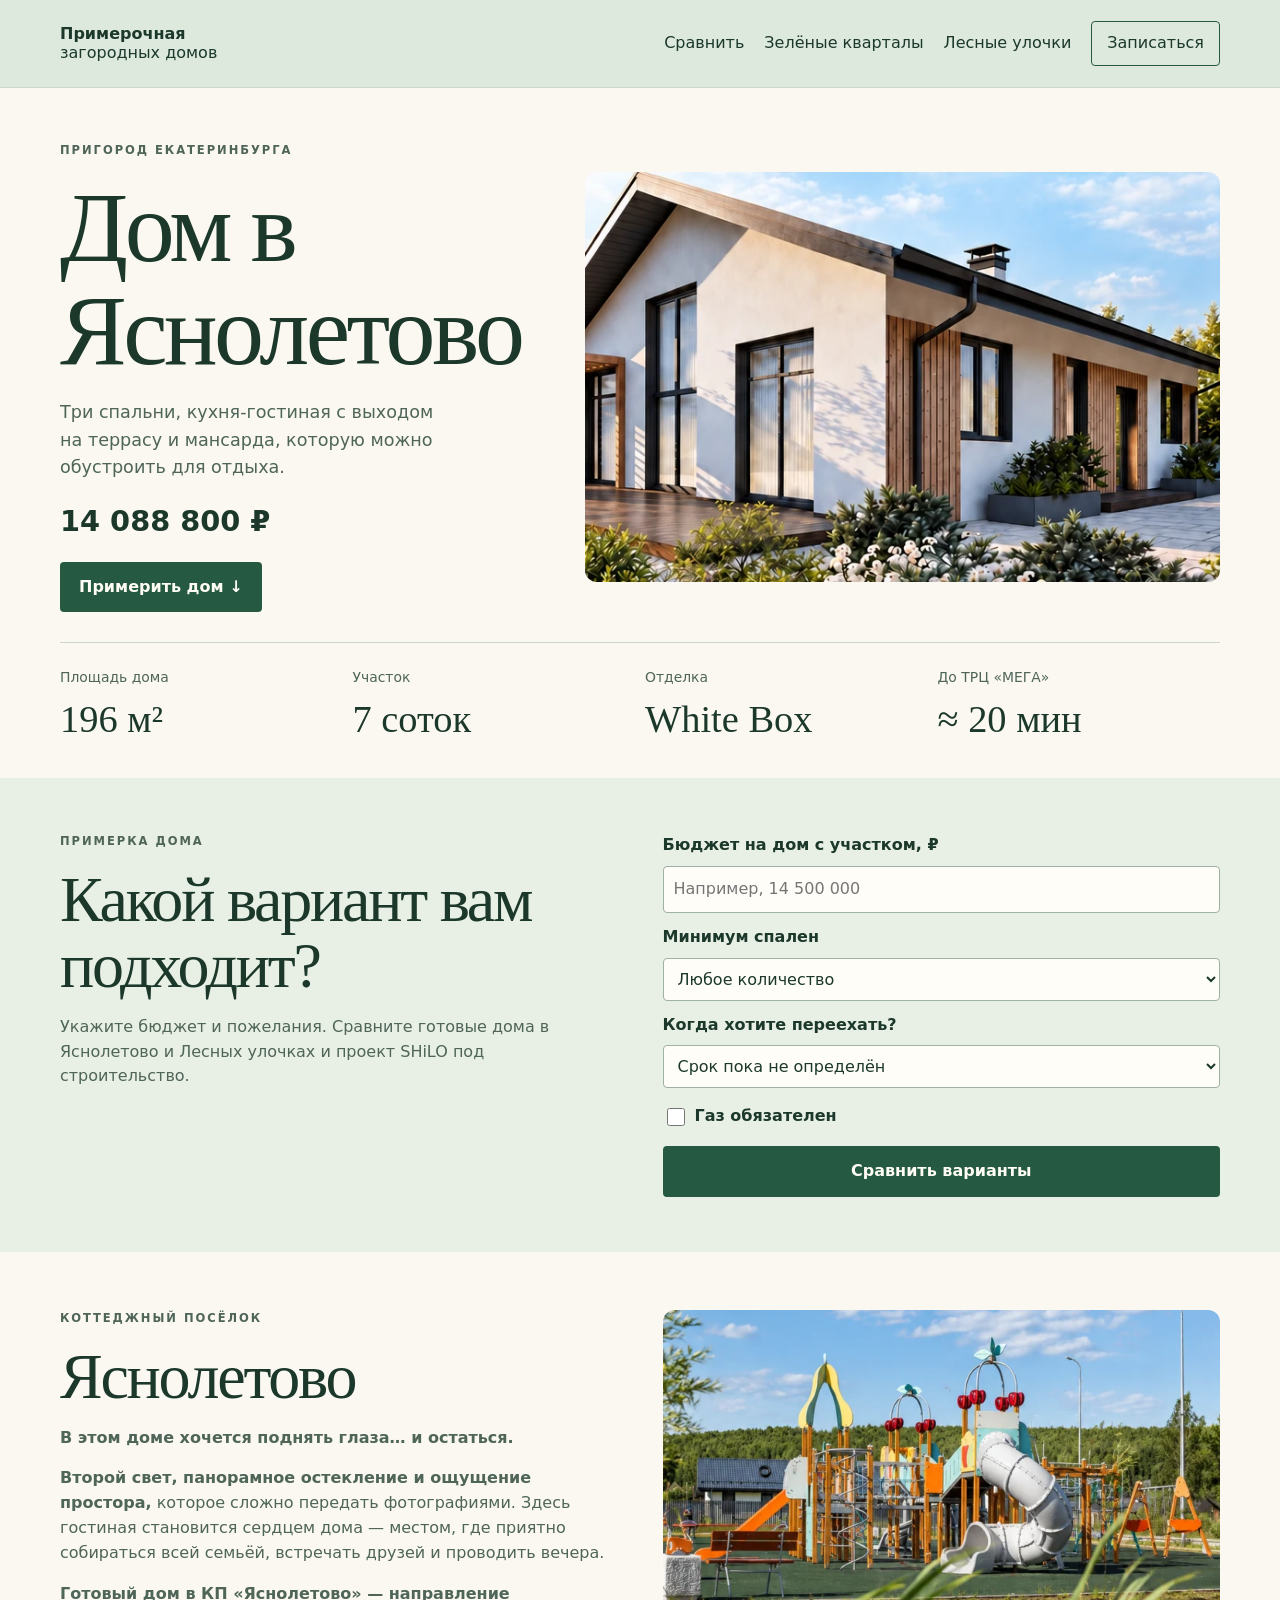
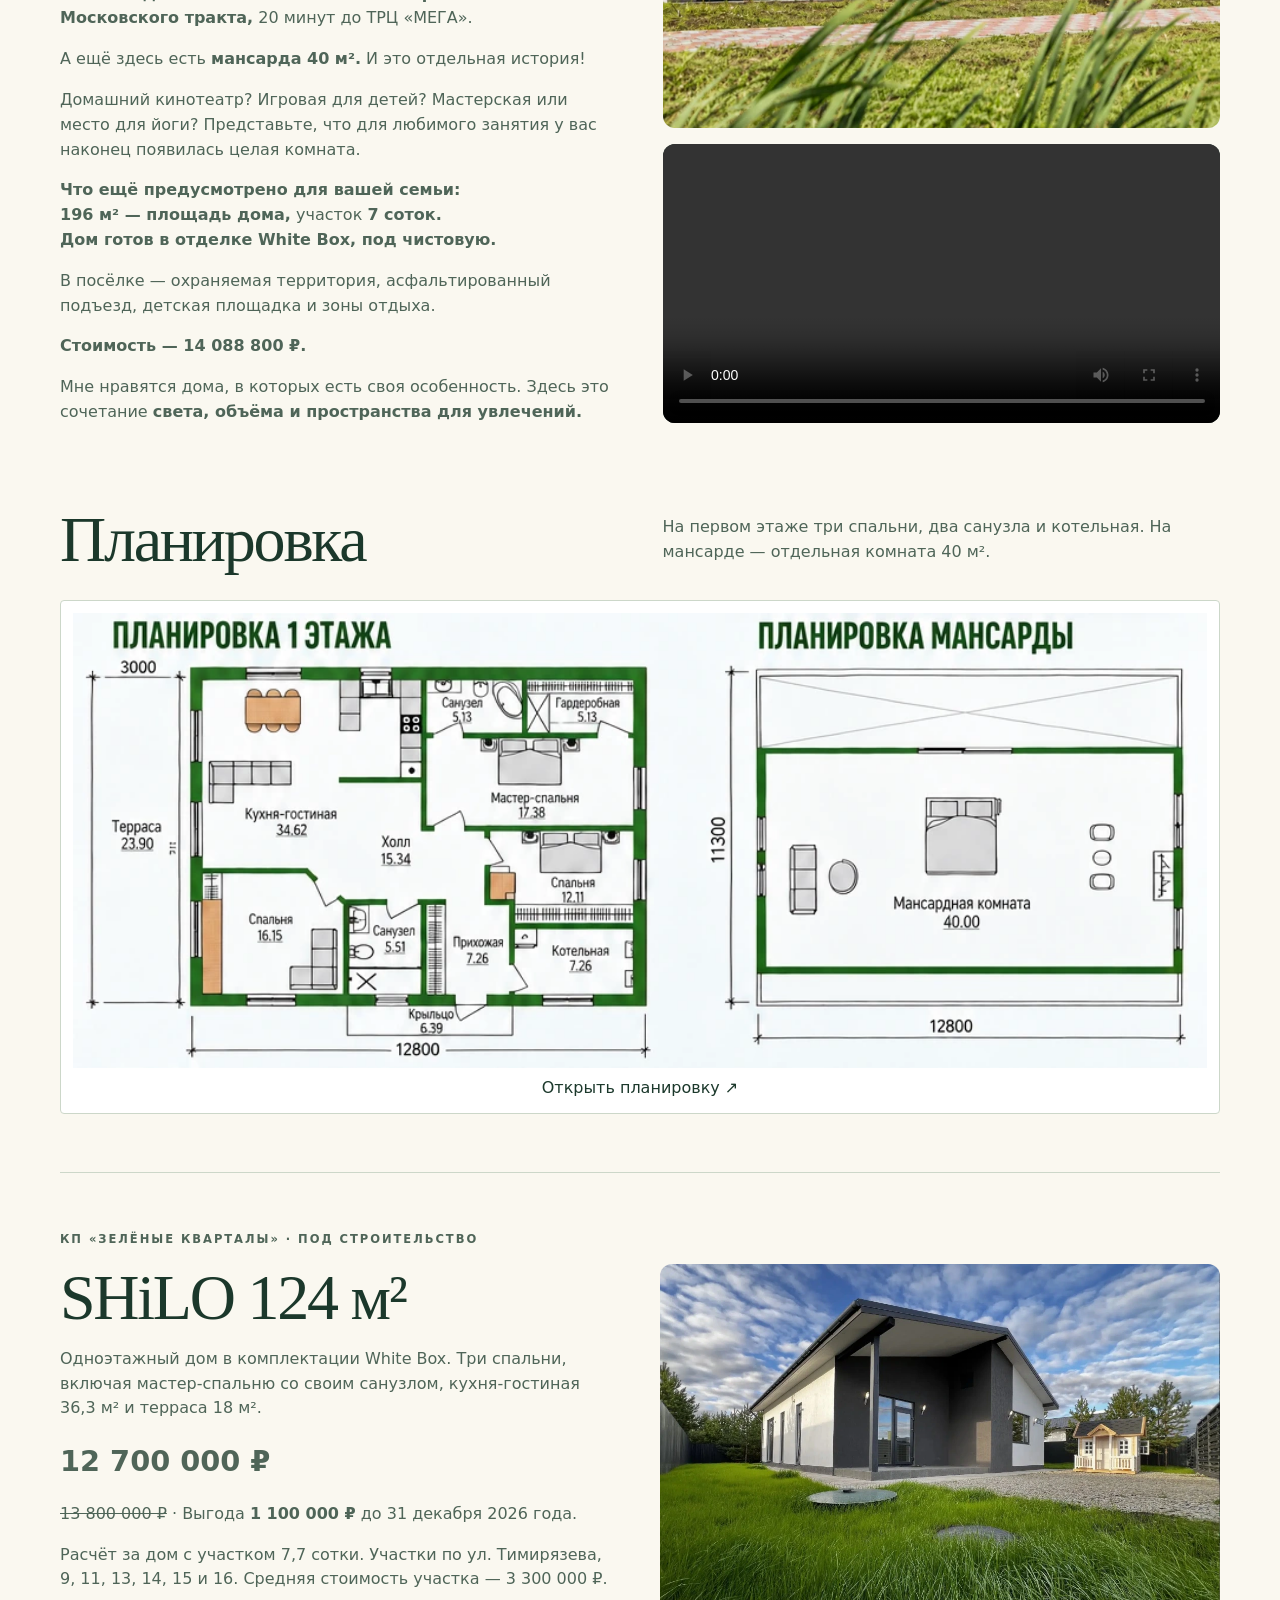
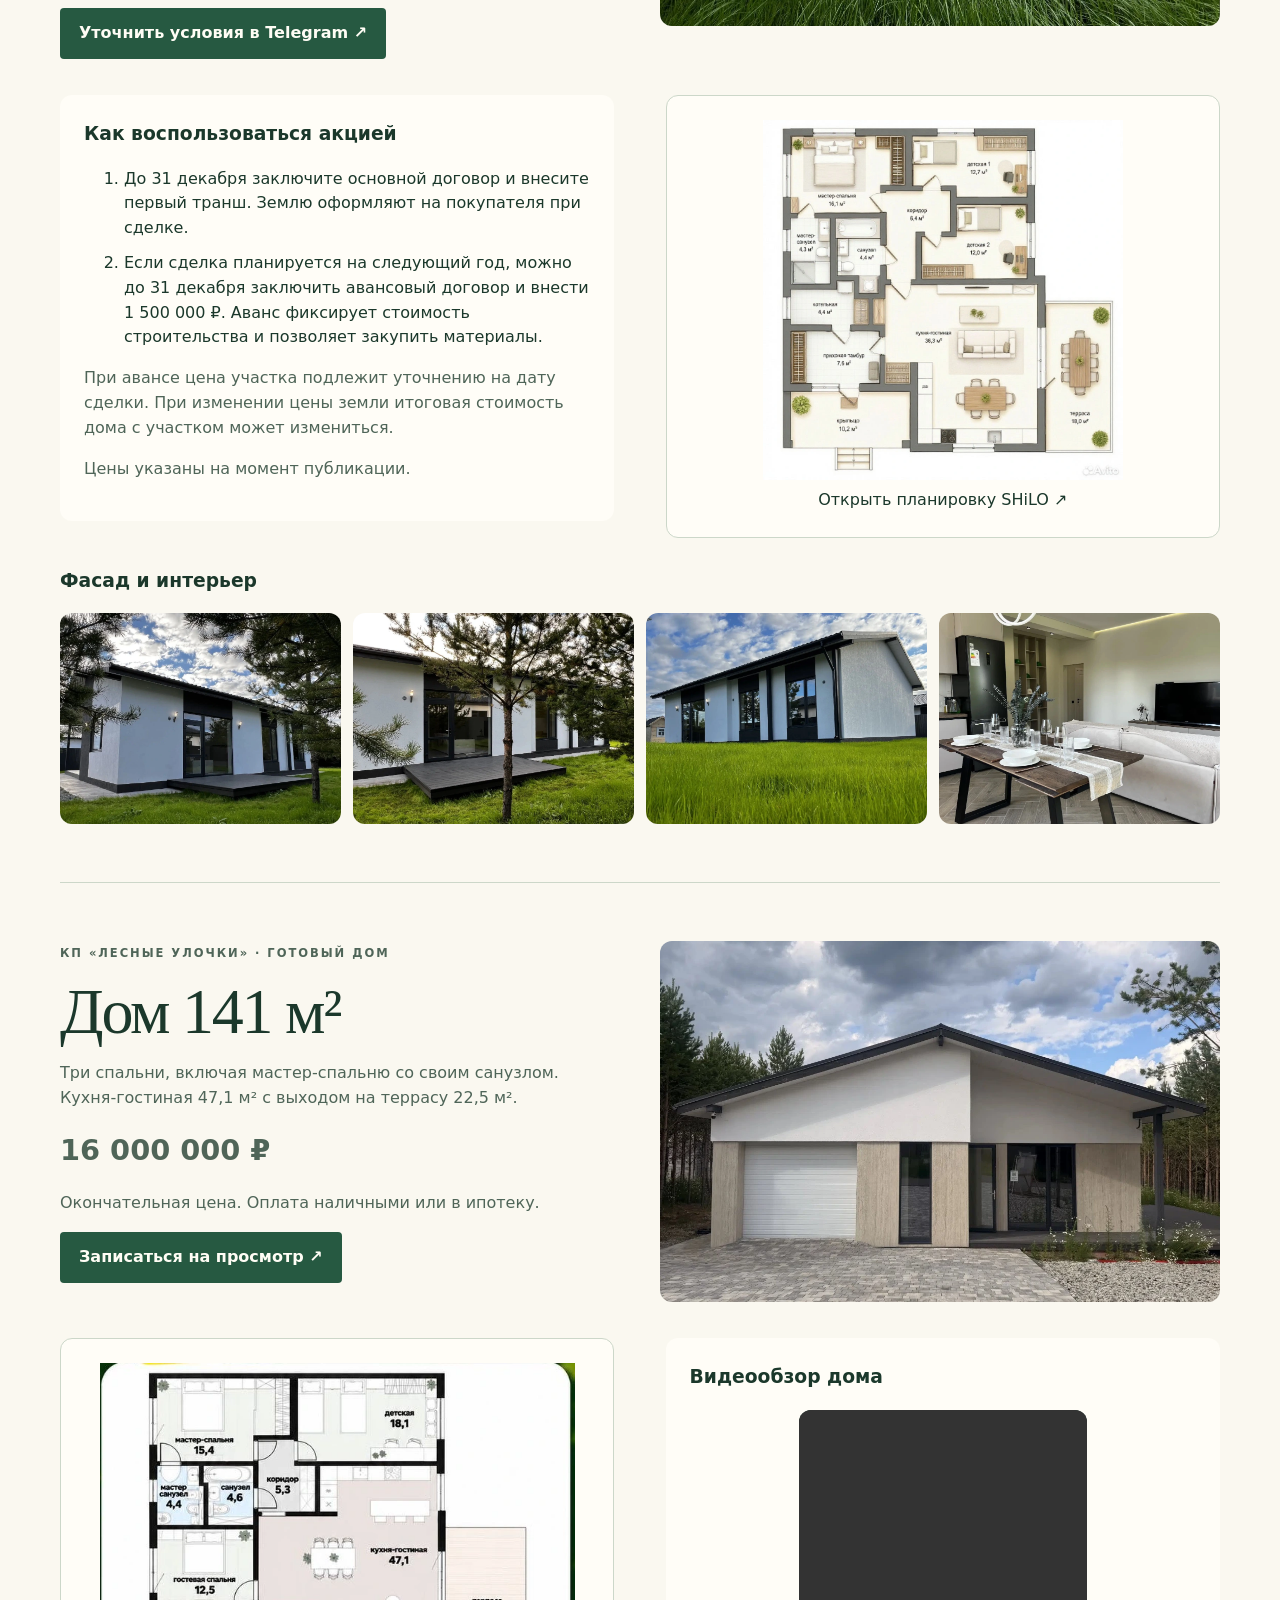
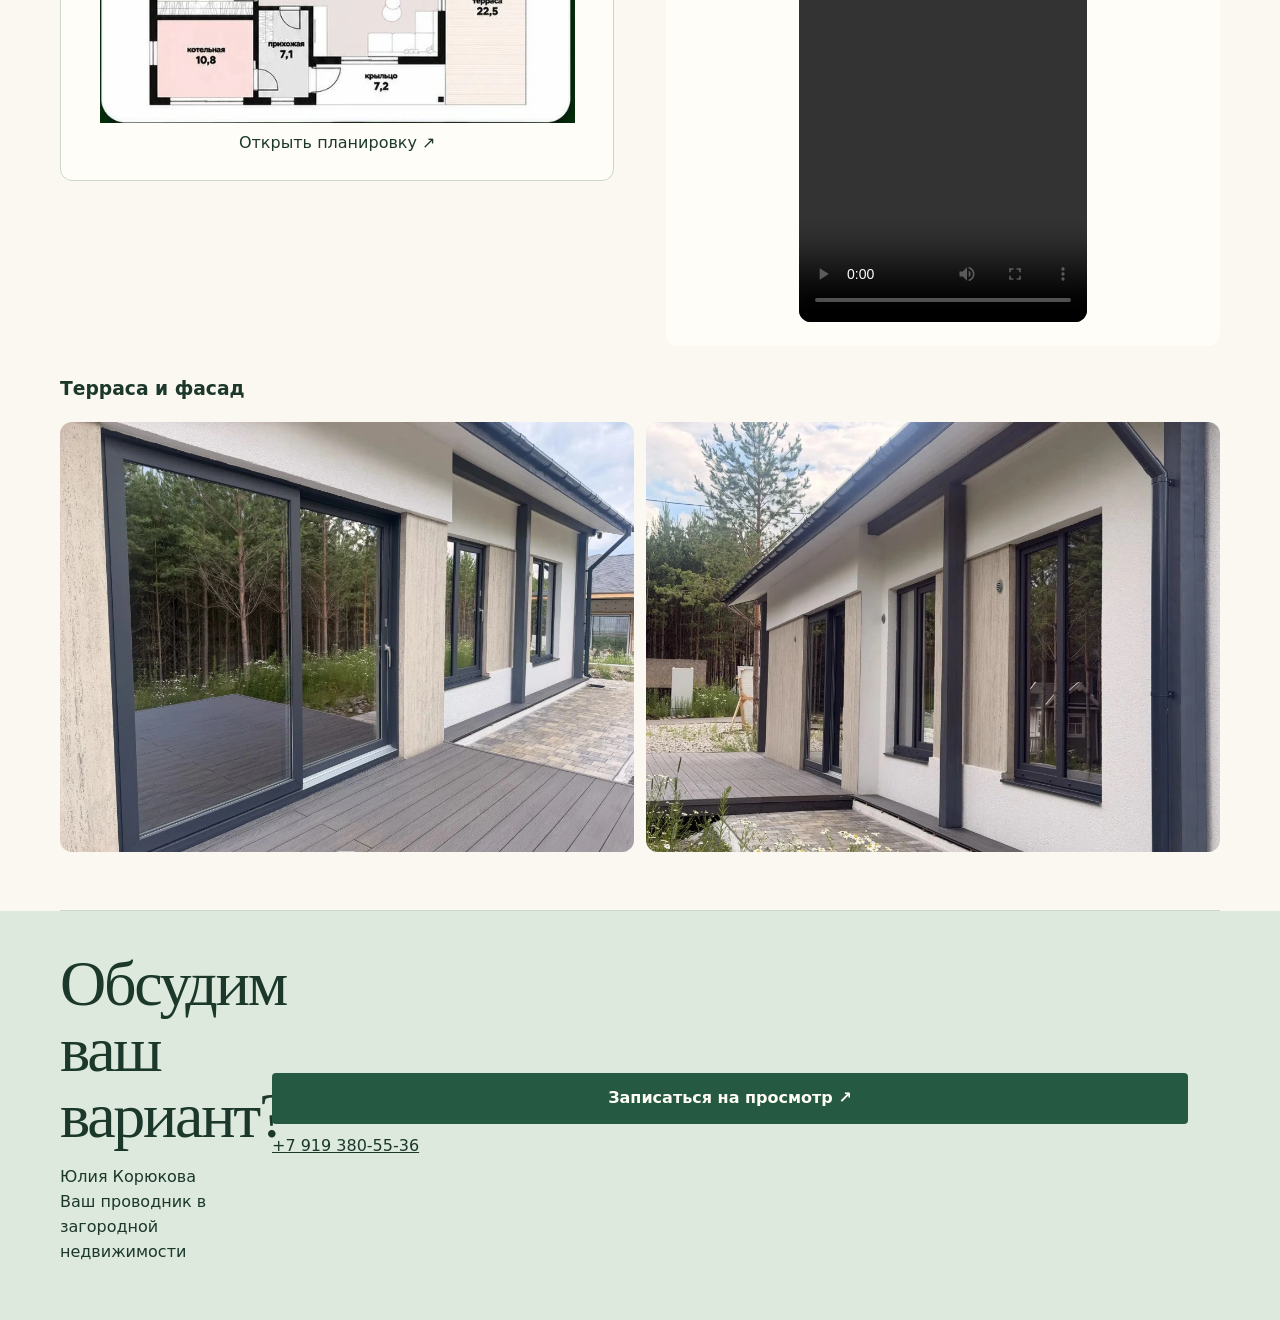
<file: index (1).html>
<!doctype html>
<html lang="ru"><head><meta charset="utf-8"><meta name="viewport" content="width=device-width, initial-scale=1"><title>Примерочная загородных домов — Екатеринбург</title><meta name="description" content="Готовые дома в Яснолетово и Лесных улочках, строительство SHiLO в Зелёных кварталах. Сравните варианты по вашим пожеланиям."><link rel="stylesheet" href="style.css?v=layout"><script src="fit.js" defer></script></head>
<body><header class="wrap"><a class="brand" href="#">Примерочная<br><span>загородных домов</span></a><nav aria-label="Разделы сайта"><a href="#fit">Сравнить</a><a href="#shilo">Зелёные кварталы</a><a href="#lesnye">Лесные улочки</a><a class="outline" href="#contact">Записаться</a></nav></header>
<main>
<section class="hero wrap" aria-labelledby="title">
<div class="intro"><p class="eyebrow">Пригород Екатеринбурга</p><h1 id="title">Дом в<br>Яснолетово</h1><p class="lead">Три спальни, кухня-гостиная с выходом на террасу и мансарда, которую можно обустроить для отдыха.</p><p class="price">14 088 800 ₽</p><a class="button" href="#fit">Примерить дом ↓</a></div>
<figure><img src="house.webp" alt="Фасад дома с панорамными окнами и террасой"></figure>
<dl class="facts"><div><dt>Площадь дома</dt><dd>196 м²</dd></div><div><dt>Участок</dt><dd>7 соток</dd></div><div><dt>Отделка</dt><dd>White Box</dd></div><div><dt>До ТРЦ «МЕГА»</dt><dd>≈ 20 мин</dd></div></dl>
</section>
<section class="quiz" id="fit"><div class="wrap quiz-grid"><div><p class="eyebrow">Примерка дома</p><h2>Какой вариант вам подходит?</h2><p>Укажите бюджет и пожелания. Сравните готовые дома в Яснолетово и Лесных улочках и проект SHiLO под строительство.</p></div>
<form id="fit-form">
<label for="budget">Бюджет на дом с участком, ₽</label><input id="budget" type="number" inputmode="numeric" min="1" placeholder="Например, 14 500 000">
<label for="rooms">Минимум спален</label><select id="rooms"><option value="0">Любое количество</option><option value="2">2 спальни</option><option value="3">3 спальни</option><option value="4">4 спальни и больше</option></select>
<label for="finish">Когда хотите переехать?</label><select id="finish"><option value="any">Срок пока не определён</option><option value="after">После завершения работ</option><option value="now">Сразу после покупки</option></select>
<label class="checkbox"><input id="gas" type="checkbox"> Газ обязателен</label>
<button class="button" type="submit">Сравнить варианты</button>
<div id="result" role="status" aria-live="polite" hidden></div>
</form></div></section>
<section class="wrap section village" id="village"><div class="village-copy"><p class="eyebrow">Коттеджный посёлок</p><h2>Яснолетово</h2><p><strong>В этом доме хочется поднять глаза… и остаться.</strong></p>
<p><strong>Второй свет, панорамное остекление и ощущение простора,</strong> которое сложно передать фотографиями. Здесь гостиная становится сердцем дома — местом, где приятно собираться всей семьёй, встречать друзей и проводить вечера.</p>
<p><strong>Готовый дом в КП «Яснолетово» — направление Московского тракта,</strong> 20 минут до ТРЦ «МЕГА».</p>
<p>А ещё здесь есть <strong>мансарда 40 м².</strong> И это отдельная история!</p>
<p>Домашний кинотеатр? Игровая для детей? Мастерская или место для йоги? Представьте, что для любимого занятия у вас наконец появилась целая комната.</p>
<p><strong>Что ещё предусмотрено для вашей семьи:</strong><br>
<strong>196 м² — площадь дома,</strong> участок <strong>7 соток.</strong><br>
<strong>Дом готов в отделке White Box, под чистовую.</strong></p>
<p>В посёлке — охраняемая территория, асфальтированный подъезд, детская площадка и зоны отдыха.</p>
<p><strong>Стоимость — 14 088 800 ₽.</strong></p>
<p>Мне нравятся дома, в которых есть своя особенность. Здесь это сочетание <strong>света, объёма и пространства для увлечений.</strong></p></div><div class="village-media"><img class="village-image" src="village.webp" loading="lazy" alt="Детская площадка в коттеджном посёлке Яснолетово"><video controls preload="metadata" playsinline src="tour.mp4">Ваш браузер не поддерживает видео.</video></div></section>
<section class="wrap section" id="plan"><div class="section-heading"><h2>Планировка</h2><p>На первом этаже три спальни, два санузла и котельная. На мансарде — отдельная комната 40 м².</p></div><a class="plan" href="plan.webp" target="_blank" rel="noopener"><img src="plan.webp" loading="lazy" alt="План первого этажа и мансарды с размерами помещений"><span>Открыть планировку ↗</span></a></section>
<section class="wrap section" id="shilo">
<div class="offer">
<div><p class="eyebrow">КП «Зелёные кварталы» · Под строительство</p><h2>SHiLO 124 м²</h2><p>Одноэтажный дом в комплектации White Box. Три спальни, включая мастер-спальню со своим санузлом, кухня-гостиная 36,3 м² и терраса 18 м².</p>
<p class="price" id="shilo-price">12 700 000 ₽</p><p id="promo-status"><s>13 800 000 ₽</s> · Выгода <strong>1 100 000 ₽</strong> до 31 декабря 2026 года.</p>
<p>Расчёт за дом с участком 7,7 сотки. Участки по ул. Тимирязева, 9, 11, 13, 14, 15 и 16. Средняя стоимость участка — 3 300 000 ₽.</p>
<a class="button" href="https://t.me/vdom66?text=Здравствуйте%2C%20Юлия!%20Хочу%20уточнить%20условия%20строительства%20SHiLO%20124.">Уточнить условия в Telegram ↗</a>
</div><figure><img src="front.webp" loading="lazy" alt="Фасад дома SHiLO 124 с крытым крыльцом"></figure>
</div>
<div class="offer details">
<div id="promo-terms"><h3>Как воспользоваться акцией</h3><ol>
<li>До 31 декабря заключите основной договор и внесите первый транш. Землю оформляют на покупателя при сделке.</li>
<li>Если сделка планируется на следующий год, можно до 31 декабря заключить авансовый договор и внести 1 500 000 ₽. Аванс фиксирует стоимость строительства и позволяет закупить материалы.</li>
</ol><p>При авансе цена участка подлежит уточнению на дату сделки. При изменении цены земли итоговая стоимость дома с участком может измениться.</p><p>Цены указаны на момент публикации.</p></div>
<a class="plan" href="layout.webp" target="_blank" rel="noopener"><img src="layout.webp" loading="lazy" alt="План SHiLO 124 с тремя спальнями, двумя санузлами и террасой"><span>Открыть планировку SHiLO ↗</span></a>
</div>
<h3>Фасад и интерьер</h3>
<div class="gallery">
<a href="terrace.webp" target="_blank" rel="noopener"><img src="terrace.webp" loading="lazy" alt="Фасад со стороны террасы"></a>
<a href="terrace-detail.webp" target="_blank" rel="noopener"><img src="terrace-detail.webp" loading="lazy" alt="Терраса и выход из кухни-гостиной"></a>
<a href="side.webp" target="_blank" rel="noopener"><img src="side.webp" loading="lazy" alt="Боковой фасад с высокими окнами"></a>
<a href="interior.webp" target="_blank" rel="noopener"><img src="interior.webp" loading="lazy" alt="Кухня-гостиная с чистовой отделкой и мебелью"></a>
</div>
</section>
<section class="wrap section" id="lesnye">
<div class="offer">
<div><p class="eyebrow">КП «Лесные улочки» · Готовый дом</p><h2>Дом 141 м²</h2>
<p>Три спальни, включая мастер-спальню со своим санузлом. Кухня-гостиная 47,1 м² с выходом на террасу 22,5 м².</p>
<p class="price">16 000 000 ₽</p><p>Окончательная цена. Оплата наличными или в ипотеку.</p>
<div id="lesnye-offer"><p>При сделке до 30 ноября 2026 года ремонт планируем завершить до 15 декабря. Можно запланировать переезд к Новому году.</p>
</div>
<p><a class="button" href="https://t.me/vdom66?text=Здравствуйте%2C%20Юлия!%20Хочу%20посмотреть%20дом%20в%20Лесных%20улочках.">Записаться на просмотр ↗</a></p></div>
<figure><img src="lesnye-front.webp" loading="lazy" alt="Главный фасад дома в Лесных улочках"></figure>
</div>
<div class="offer details">
<a class="plan" href="lesnye-plan.webp" target="_blank" rel="noopener"><img src="lesnye-plan.webp" loading="lazy" alt="Планировка с тремя спальнями, двумя санузлами, кухней-гостиной и террасой"><span>Открыть планировку ↗</span></a>
<div class="lesnye-video"><h3>Видеообзор дома</h3><video width="540" height="960" controls preload="metadata" playsinline src="lesnye-tour.mp4">Ваш браузер не поддерживает видео.</video></div>
</div>
<h3>Терраса и фасад</h3>
<div class="gallery">
<a href="lesnye-terrace.webp" target="_blank" rel="noopener"><img src="lesnye-terrace.webp" loading="lazy" alt="Панорамное остекление со стороны террасы"></a>
<a href="lesnye-side.webp" target="_blank" rel="noopener"><img src="lesnye-side.webp" loading="lazy" alt="Вид на террасу и боковой фасад"></a>
</div>
</section>
</main>
<footer id="contact"><div class="wrap contact"><div><h2>Обсудим ваш вариант?</h2><p>Юлия Корюкова<br>Ваш проводник в загородной недвижимости</p></div><div class="actions"><a class="button" href="https://t.me/vdom66?text=Здравствуйте%2C%20Юлия!%20Хочу%20посмотреть%20дом%20в%20Яснолетово.">Записаться на просмотр ↗</a><a href="tel:+79193805536">+7 919 380-55-36</a></div></div></footer>
</body></html>
</file>
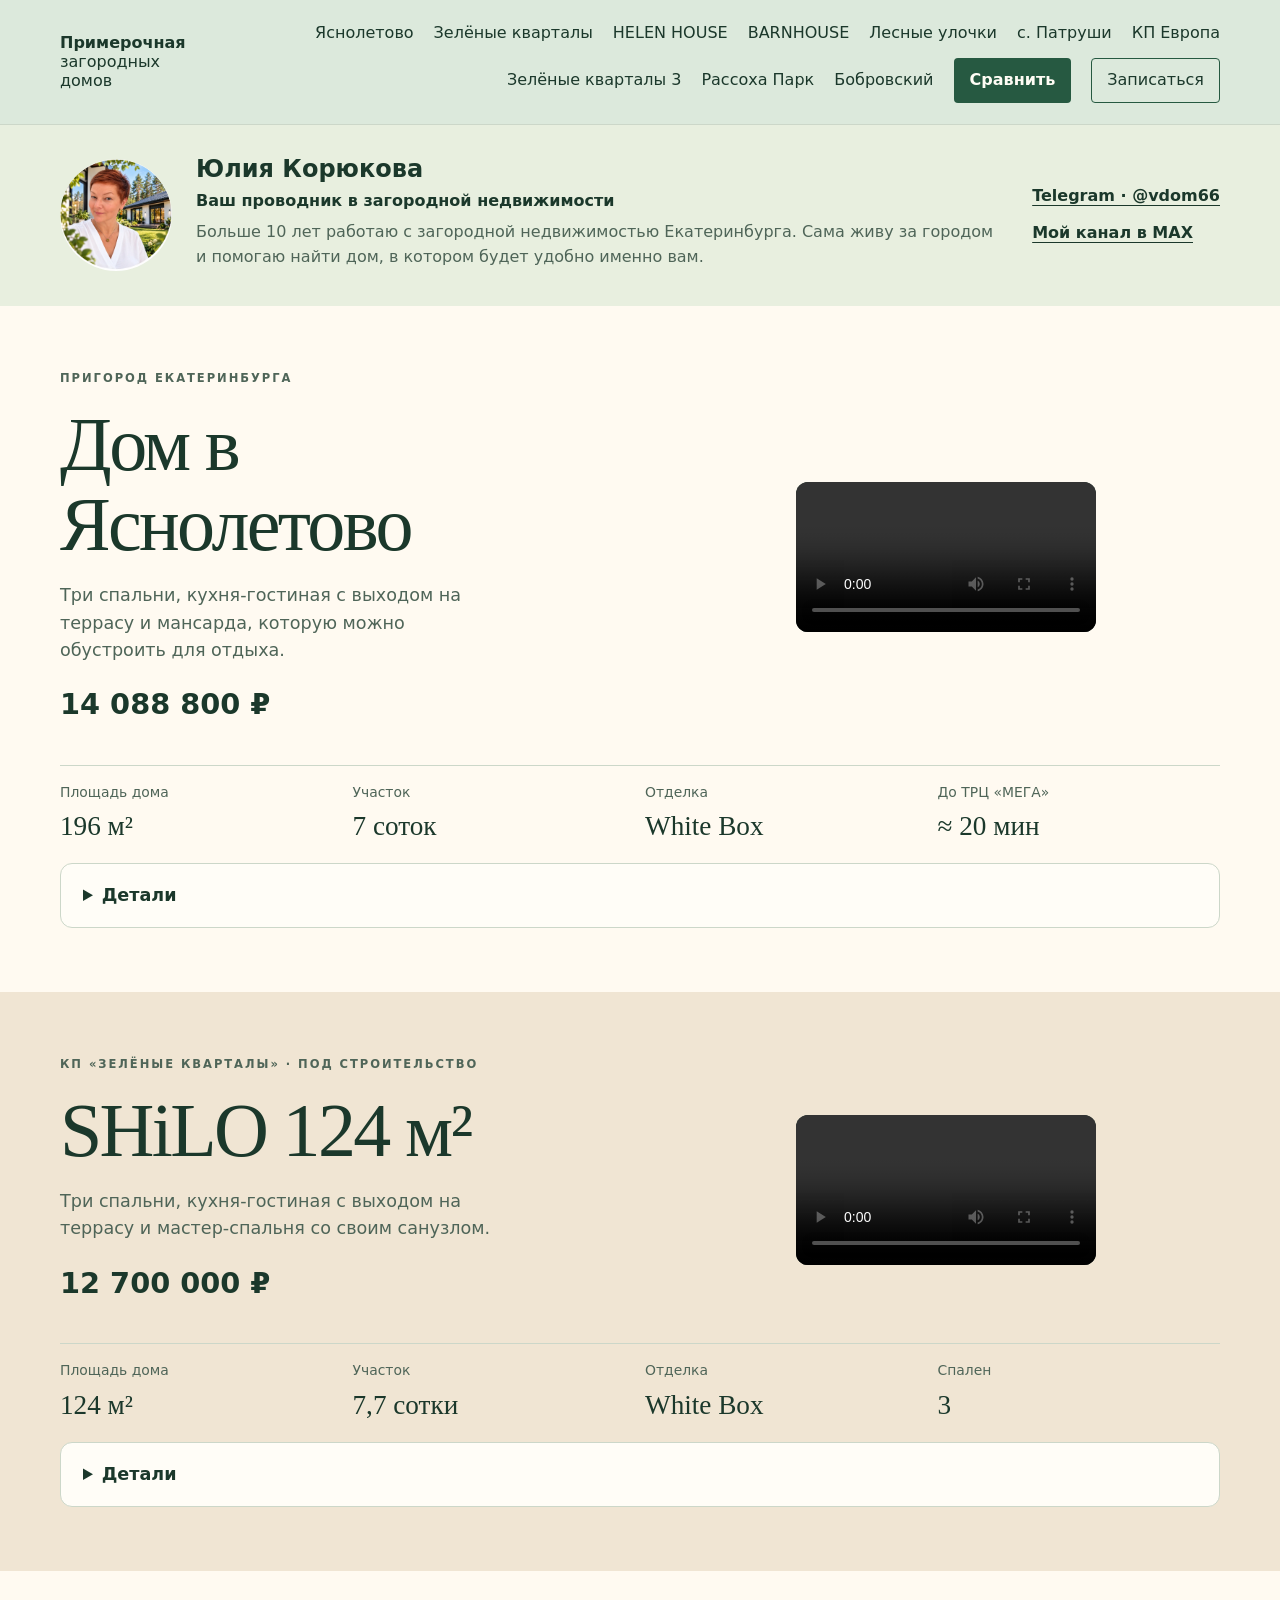
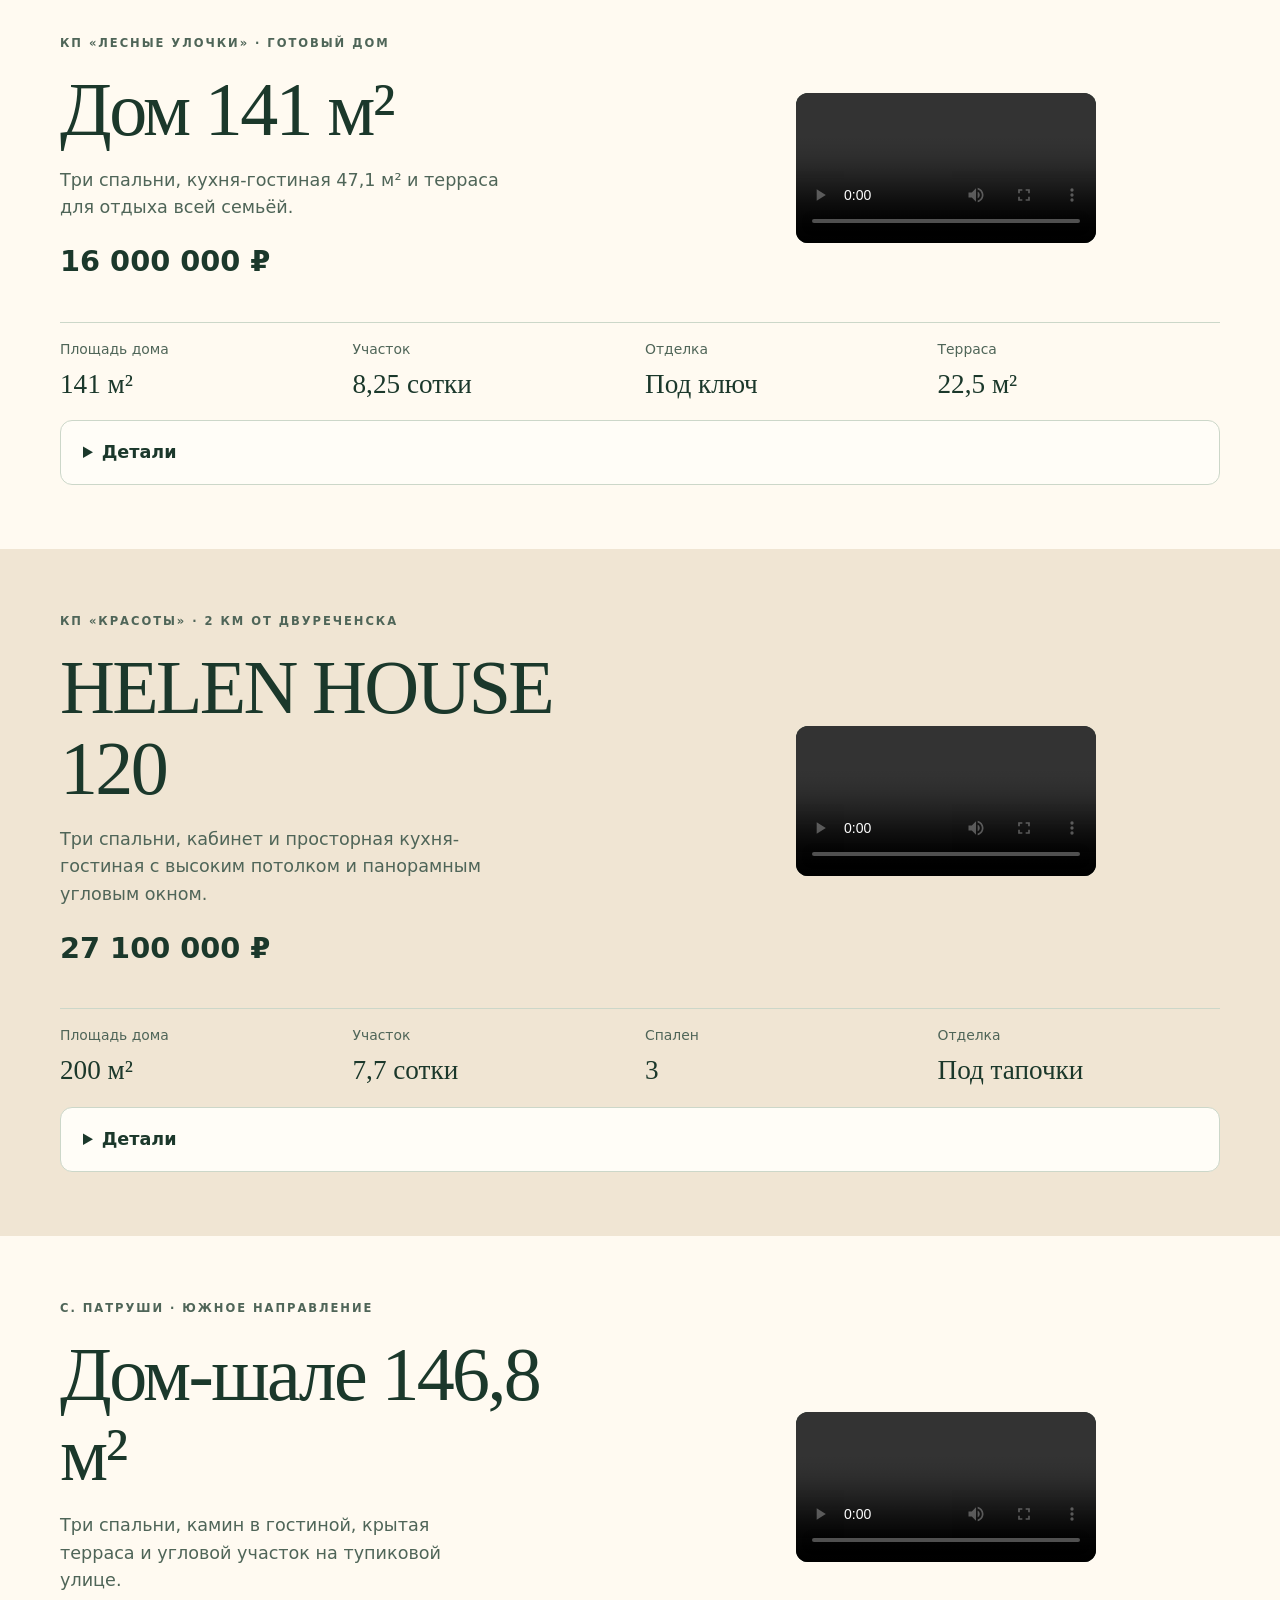
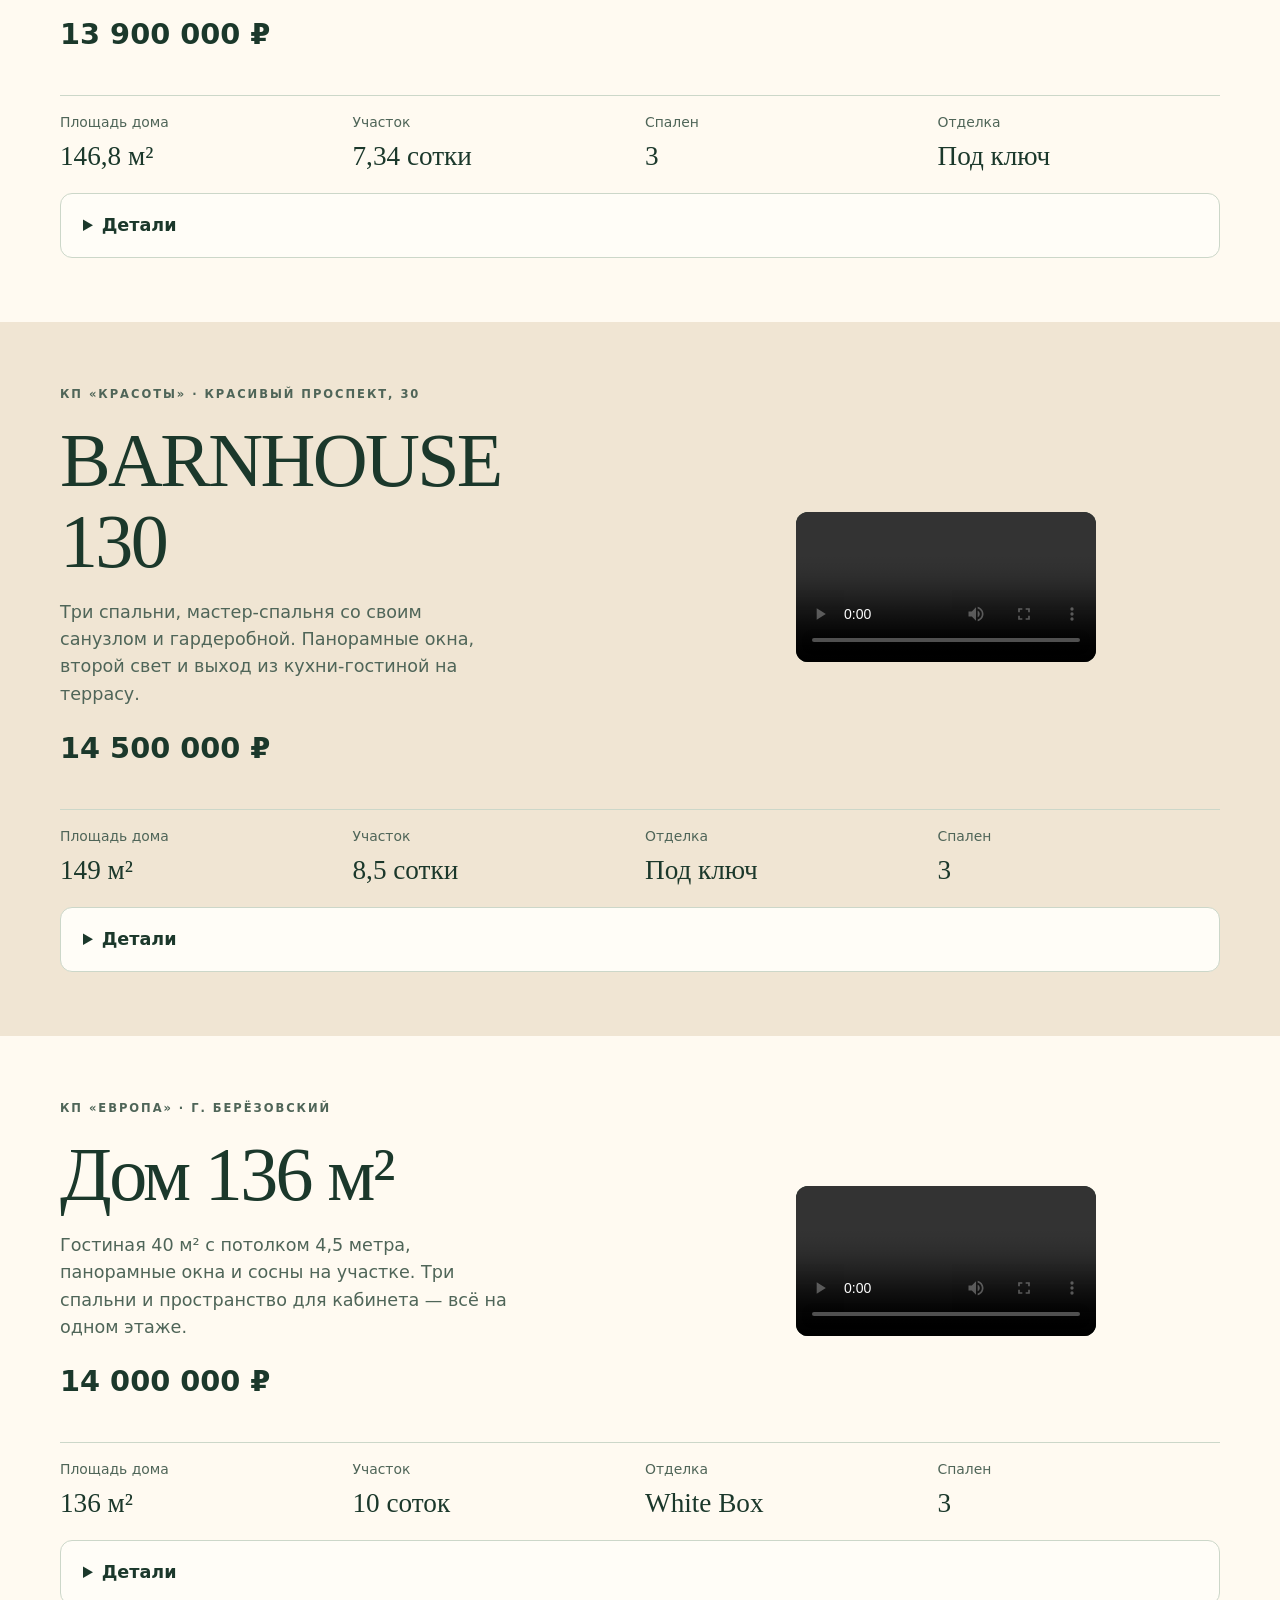
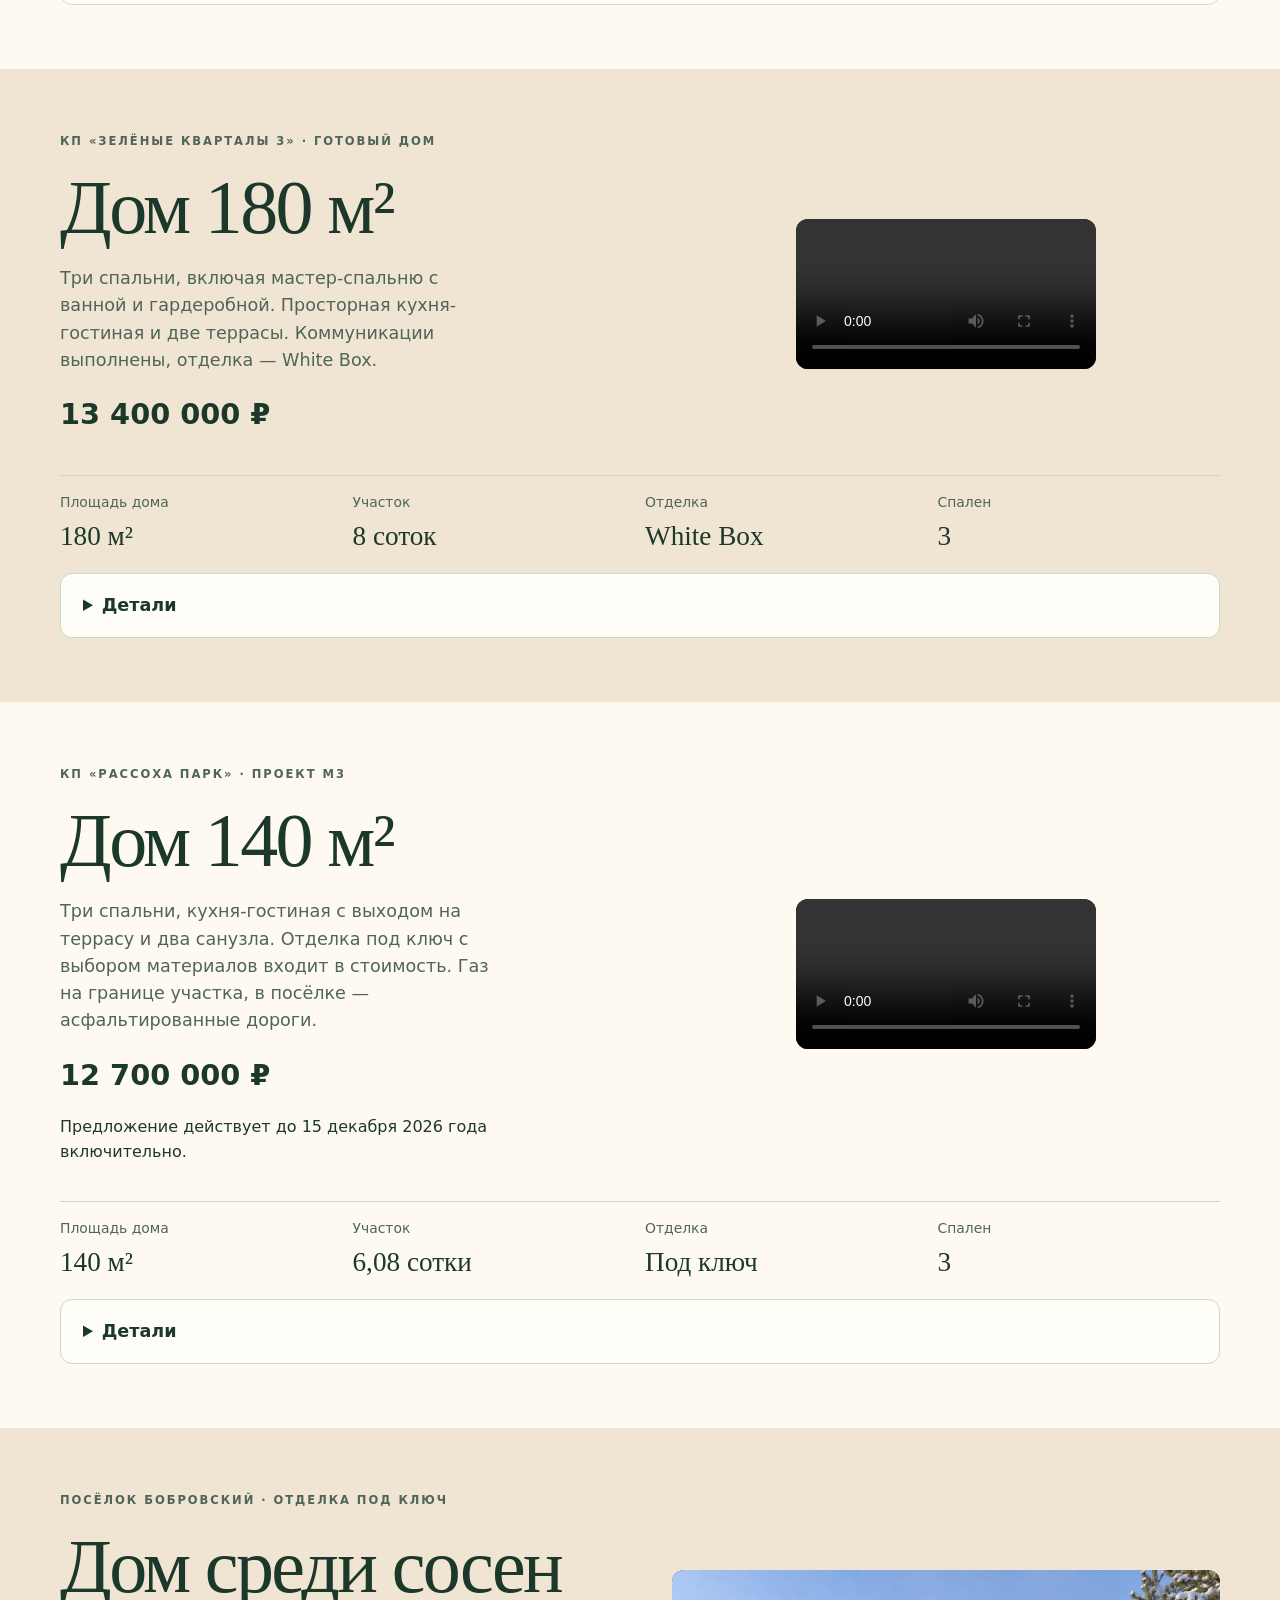
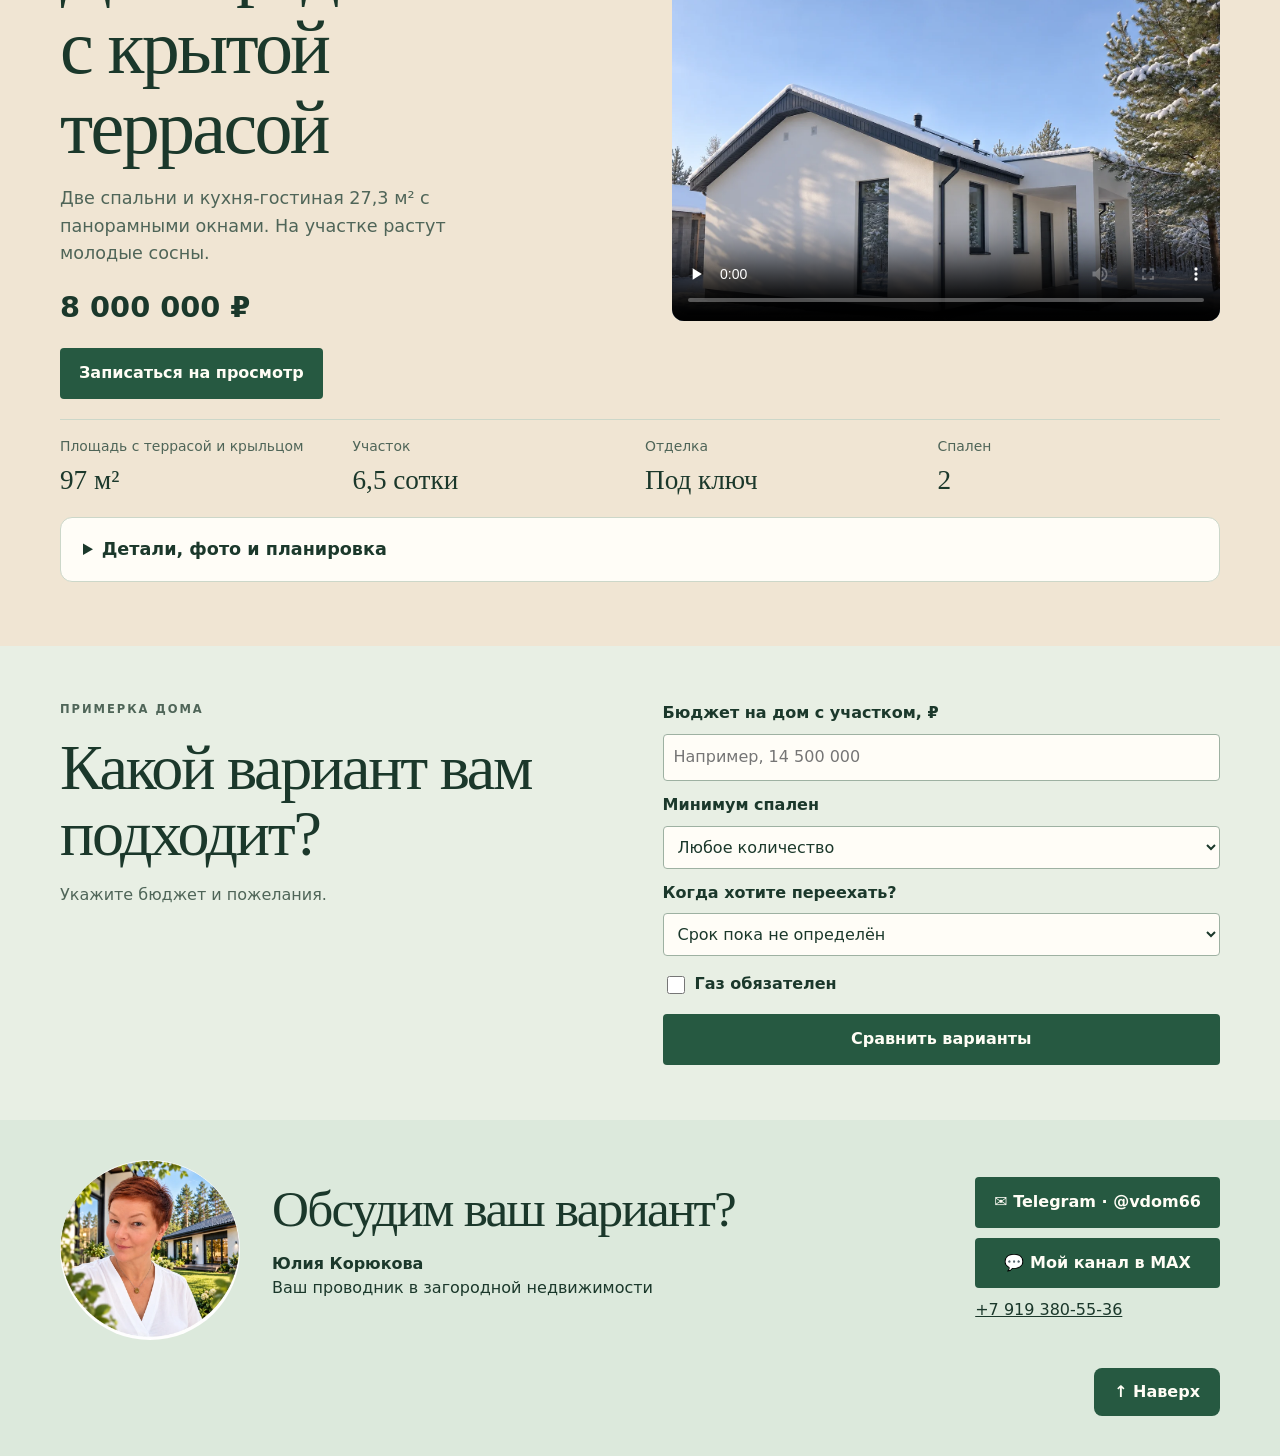
<file: index (2).html>
<!doctype html>
<html lang="ru"><head><meta charset="utf-8"><meta name="viewport" content="width=device-width, initial-scale=1"><title>Примерочная загородных домов — Екатеринбург</title><meta name="description" content="Готовые дома в Яснолетово и Лесных улочках, строительство SHiLO в Зелёных кварталах. Сравните варианты по вашим пожеланиям."><link rel="stylesheet" href="style.css?v=rassoha"><script src="fit.js?v=rassoha" defer></script></head>
<body><header class="wrap" id="top"><a class="brand" href="#">Примерочная<br><span>загородных домов</span></a><nav aria-label="Разделы сайта"><a href="#title">Яснолетово</a><a href="#shilo">Зелёные кварталы</a><a href="#helen">HELEN HOUSE</a><a href="#barnhouse">BARNHOUSE</a><a href="#lesnye">Лесные улочки</a><a href="#polyana">с. Патруши</a><a href="#europa">КП Европа</a><a href="#green180">Зелёные кварталы 3</a><a href="#rassoha">Рассоха Парк</a><a href="#bobrovsky">Бобровский</a><a class="button compare-link" href="#fit">Сравнить</a><a class="outline" href="#contact">Записаться</a></nav></header>
<main>
<div class="about-band"><section class="wrap about-yulia" aria-label="О Юлии Корюковой">
<img src="yulia-koryukova.webp" width="112" height="112" alt="Юлия Корюкова">
<div><h2>Юлия Корюкова</h2><p class="about-role">Ваш проводник в загородной недвижимости</p>
<p>Больше 10 лет работаю с загородной недвижимостью Екатеринбурга. Сама живу за городом и помогаю найти дом, в котором будет удобно именно вам.</p></div>
<div class="about-links"><a href="https://t.me/vdom66" target="_blank" rel="noopener">Telegram · @vdom66</a><a href="https://max.ru/se14350244_biz" target="_blank" rel="noopener">Мой канал в MAX</a></div>
</section></div>
<section class="wrap property-card" id="title">
<div class="property-overview"><div class="property-copy">
<p class="eyebrow">Пригород Екатеринбурга</p><h1>Дом в<br>Яснолетово</h1>
<p class="lead">Три спальни, кухня-гостиная с выходом на террасу и мансарда, которую можно обустроить для отдыха.</p><p class="price">14 088 800 ₽</p>
</div><div class="property-media"><video controls preload="metadata" playsinline src="tour.mp4" aria-label="Видеообзор дома"></video></div></div>
<dl class="facts"><div><dt>Площадь дома</dt><dd>196 м²</dd></div><div><dt>Участок</dt><dd>7 соток</dd></div><div><dt>Отделка</dt><dd>White Box</dd></div><div><dt>До ТРЦ «МЕГА»</dt><dd>≈ 20 мин</dd></div></dl>
<details class="property-details"><summary>Детали</summary><div class="property-details-content">
<div class="intro"></div>
<figure><img src="house.webp" alt="Фасад дома с панорамными окнами и террасой"></figure>

<div class="village-copy"><p><strong>В этом доме хочется поднять глаза… и остаться.</strong></p>
<p><strong>Второй свет, панорамное остекление и ощущение простора,</strong> которое сложно передать фотографиями. Здесь гостиная становится сердцем дома — местом, где приятно собираться всей семьёй, встречать друзей и проводить вечера.</p>
<p><strong>Готовый дом в КП «Яснолетово» — направление Московского тракта,</strong> 20 минут до ТРЦ «МЕГА».</p>
<p>А ещё здесь есть <strong>мансарда 40 м².</strong> И это отдельная история!</p>
<p>Домашний кинотеатр? Игровая для детей? Мастерская или место для йоги? Представьте, что для любимого занятия у вас наконец появилась целая комната.</p>
<p><strong>Что ещё предусмотрено для вашей семьи:</strong><br>
<strong>196 м² — площадь дома,</strong> участок <strong>7 соток.</strong><br>
<strong>Дом готов в отделке White Box, под чистовую.</strong></p>
<p>В посёлке — охраняемая территория, асфальтированный подъезд, детская площадка и зоны отдыха.</p>
<p><strong>Стоимость — 14 088 800 ₽.</strong></p>
<p>Мне нравятся дома, в которых есть своя особенность. Здесь это сочетание <strong>света, объёма и пространства для увлечений.</strong></p></div><div class="village-media"><img class="village-image" src="village.webp" loading="lazy" alt="Детская площадка в коттеджном посёлке Яснолетово"></div><div class="section-heading"><p>На первом этаже три спальни, два санузла и котельная. На мансарде — отдельная комната 40 м².</p></div><a class="plan" href="plan.webp" target="_blank" rel="noopener"><img src="plan.webp" loading="lazy" alt="План первого этажа и мансарды с размерами помещений"><span>Открыть планировку ↗</span></a></div></details>
</section>
<section class="wrap property-card" id="shilo">
<div class="property-overview"><div class="property-copy">
<p class="eyebrow">КП «Зелёные кварталы» · Под строительство</p><h2>SHiLO 124 м²</h2>
<p class="lead">Три спальни, кухня-гостиная с выходом на террасу и мастер-спальня со своим санузлом.</p><p class="price" id="shilo-price">12 700 000 ₽</p>
</div><div class="property-media"><video width="1280" height="688" controls preload="metadata" playsinline src="shilo-tour.mp4" aria-label="Видеообзор SHiLO 124"></video></div></div>
<dl class="facts"><div><dt>Площадь дома</dt><dd>124 м²</dd></div><div><dt>Участок</dt><dd>7,7 сотки</dd></div><div><dt>Отделка</dt><dd>White Box</dd></div><div><dt>Спален</dt><dd>3</dd></div></dl>
<details class="property-details"><summary>Детали</summary><div class="property-details-content">
<div class="offer">
<div><p>Одноэтажный дом в комплектации White Box. Три спальни, включая мастер-спальню со своим санузлом, кухня-гостиная 36,3 м² и терраса 18 м².</p>
<p id="promo-status"><s>13 800 000 ₽</s> · Выгода <strong>1 100 000 ₽</strong> до 31 декабря 2026 года.</p>
<p>Расчёт за дом с участком 7,7 сотки. Участки по ул. Тимирязева, 9, 11, 13, 14, 15 и 16. Средняя стоимость участка — 3 300 000 ₽.</p>
<a class="button" href="https://t.me/vdom66?text=Здравствуйте%2C%20Юлия!%20Хочу%20уточнить%20условия%20строительства%20SHiLO%20124.">Уточнить условия в Telegram ↗</a>
</div><figure><img src="shilo/front.webp" loading="lazy" alt="Фасад дома SHiLO 124 с крытым крыльцом"></figure>
</div>
<div class="offer details">
<div id="promo-terms"><h3>Как воспользоваться акцией</h3><ol>
<li>До 31 декабря заключите основной договор и внесите первый транш. Землю оформляют на покупателя при сделке.</li>
<li>Если сделка планируется на следующий год, можно до 31 декабря заключить авансовый договор и внести 1 500 000 ₽. Аванс фиксирует стоимость строительства и позволяет закупить материалы.</li>
</ol><p>При авансе цена участка подлежит уточнению на дату сделки. При изменении цены земли итоговая стоимость дома с участком может измениться.</p><p>Цены указаны на момент публикации.</p></div>
<a class="plan" href="shilo/layout.webp" target="_blank" rel="noopener"><img src="shilo/layout.webp" loading="lazy" alt="План SHiLO 124 с тремя спальнями, двумя санузлами и террасой"><span>Открыть планировку SHiLO ↗</span></a>
</div>
<h3>Фасад и интерьер</h3>
<div class="gallery">
<a href="shilo/terrace.webp" target="_blank" rel="noopener"><img src="shilo/terrace.webp" loading="lazy" alt="Фасад со стороны террасы"></a>
<a href="shilo/terrace-detail.webp" target="_blank" rel="noopener"><img src="shilo/terrace-detail.webp" loading="lazy" alt="Терраса и выход из кухни-гостиной"></a>
<a href="shilo/side.webp" target="_blank" rel="noopener"><img src="shilo/side.webp" loading="lazy" alt="Боковой фасад с высокими окнами"></a>
<a href="shilo/interior.webp" target="_blank" rel="noopener"><img src="shilo/interior.webp" loading="lazy" alt="Кухня-гостиная с чистовой отделкой и мебелью"></a>
</div>
</div></details>
</section>
<section class="wrap property-card" id="lesnye">
<div class="property-overview"><div class="property-copy">
<p class="eyebrow">КП «Лесные улочки» · Готовый дом</p><h2>Дом 141 м²</h2>
<p class="lead">Три спальни, кухня-гостиная 47,1 м² и терраса для отдыха всей семьёй.</p><p class="price">16 000 000 ₽</p>
</div><div class="property-media"><video controls preload="metadata" playsinline src="lesnye-tour.mp4" aria-label="Видеообзор дома"></video></div></div>
<dl class="facts"><div><dt>Площадь дома</dt><dd>141 м²</dd></div><div><dt>Участок</dt><dd>8,25 сотки</dd></div><div><dt>Отделка</dt><dd>Под ключ</dd></div><div><dt>Терраса</dt><dd>22,5 м²</dd></div></dl>
<details class="property-details"><summary>Детали</summary><div class="property-details-content">
<div class="offer">
<div>
<p>Участок — 8,25 сотки. Три спальни, включая мастер-спальню со своим санузлом. Кухня-гостиная 47,1 м² с выходом на террасу 22,5 м².</p>
<p>Отделка под ключ входит в стоимость. Окончательная цена. Оплата наличными или в ипотеку.</p>
<div id="lesnye-offer"><p>При сделке до 30 ноября 2026 года ремонт планируем завершить до 15 декабря. Можно запланировать переезд к Новому году.</p>
</div>
<p><a class="button" href="https://t.me/vdom66?text=Здравствуйте%2C%20Юлия!%20Хочу%20посмотреть%20дом%20в%20Лесных%20улочках.">Записаться на просмотр ↗</a></p></div>
<figure><img src="lesnye-front.webp" loading="lazy" alt="Главный фасад дома в Лесных улочках"></figure>
</div>
<div class="offer details">
<a class="plan" href="lesnye-plan.webp" target="_blank" rel="noopener"><img src="lesnye-plan.webp" loading="lazy" alt="Планировка с тремя спальнями, двумя санузлами, кухней-гостиной и террасой"><span>Открыть планировку ↗</span></a>
<div class="lesnye-video"><h3>Видеообзор дома</h3></div>
</div>
<h3>Терраса и фасад</h3>
<div class="gallery">
<a href="lesnye-terrace.webp" target="_blank" rel="noopener"><img src="lesnye-terrace.webp" loading="lazy" alt="Панорамное остекление со стороны террасы"></a>
<a href="lesnye-side.webp" target="_blank" rel="noopener"><img src="lesnye-side.webp" loading="lazy" alt="Вид на террасу и боковой фасад"></a>
</div>
</div></details>
</section>
<section class="wrap property-card" id="helen">
<div class="property-overview"><div class="property-copy">
<p class="eyebrow">КП «КраСоты» · 2 км от Двуреченска</p><h2>HELEN HOUSE 120</h2>
<p class="lead">Три спальни, кабинет и просторная кухня-гостиная с высоким потолком и панорамным угловым окном.</p><p class="price">27 100 000 ₽</p>
</div><div class="property-media"><video controls preload="metadata" playsinline src="helen-tour.mp4" aria-label="Видеообзор дома"></video></div></div>
<dl class="facts"><div><dt>Площадь дома</dt><dd>200 м²</dd></div><div><dt>Участок</dt><dd>7,7 сотки</dd></div><div><dt>Спален</dt><dd>3</dd></div><div><dt>Отделка</dt><dd>Под тапочки</dd></div></dl>
<details class="property-details"><summary>Детали</summary><div class="property-details-content">
<div class="offer">
<div>
<p class="lead">Высокий потолок, свет из мансардных окон и панорамное угловое остекление. Дом, в котором архитектуру дополняют продуманная инженерия и благоустроенный участок.</p>
<p>Отделка «под тапочки». Одноэтажный дом площадью 200 м² на участке 7,7 сотки. Три спальни, кабинет, два санузла и просторная кухня-гостиная с кладовой. Терраса — 80 м².</p>

<a class="button" href="https://t.me/vdom66?text=Здравствуйте%2C%20Юлия!%20Интересует%20HELEN%20HOUSE%20120%20в%20КП%20КраСоты.">Записаться на просмотр</a></div>
<div class="helen-video"><h3>Видеообзор дома</h3></div>
</div>
<div class="helen-photos"><a href="helen-terrace.webp" target="_blank" rel="noopener"><img src="helen-terrace.webp" loading="lazy" alt="Терраса со стеклянным навесом"></a><a href="helen-living.webp" target="_blank" rel="noopener"><img src="helen-living.webp" loading="lazy" alt="Гостиная с высоким потолком"></a><a href="helen-dining.webp" target="_blank" rel="noopener"><img src="helen-dining.webp" loading="lazy" alt="Обеденная зона у углового окна"></a><a href="helen-kitchen.webp" target="_blank" rel="noopener"><img src="helen-kitchen.webp" loading="lazy" alt="Кухня с мансардными окнами"></a><a href="helen-engineering.webp" target="_blank" rel="noopener"><img src="helen-engineering.webp" loading="lazy" alt="Инженерное оборудование"></a><a href="helen-smart.webp" target="_blank" rel="noopener"><img src="helen-smart.webp" loading="lazy" alt="Управление микроклиматом"></a></div>
<details class="helen-details"><summary>10 деталей, которые стоит увидеть поближе</summary>
<div class="helen-features"><div><h3>Панорамное угловое окно</h3><p>Открывает вид на природу и наполняет кухню-гостиную естественным светом.</p></div><div><h3>Мансардные окна</h3><p>Дополнительный свет сверху подчёркивает высокий потолок кухни-гостиной.</p></div><div><h3>Вентиляция TURKOV</h3><p>Система постоянного воздухообмена помогает поддерживать свежий воздух в доме.</p></div><div><h3>Система «Умный дом»</h3><p>Управление температурой и микроклиматом.</p></div><div><h3>Терраса со стеклянным навесом</h3><p>Навес из закалённого стекла пропускает естественный свет.</p></div><div><h3>Потолок из натуральной лиственницы</h3><p>Тёплая фактура дерева в интерьере кухни-гостиной.</p></div><div><h3>Гараж-навес с местом для хранения</h3><p>Предусмотрена возможность организовать хозяйственный блок.</p></div><div><h3>Входная дверь ХАСКИ</h3><p>Дверь от «Стальной линии» с усиленной теплоизоляцией.</p></div><div><h3>Ландшафтный дизайн</h3><p>Благоустройство участка сочетается с архитектурой дома.</p></div><div><h3>Собственная воркаут-зона</h3><p>Место для тренировок на свежем воздухе.</p></div></div>
</details>
</div></details>
</section>
<section class="wrap property-card" id="polyana">
<div class="property-overview"><div class="property-copy">
<p class="eyebrow">с. Патруши · Южное направление</p><h2>Дом-шале 146,8 м²</h2>
<p class="lead">Три спальни, камин в гостиной, крытая терраса и угловой участок на тупиковой улице.</p><p class="price">13 900 000 ₽</p>
</div><div class="property-media"><video controls preload="metadata" playsinline src="polyana-tour.mp4" aria-label="Видеообзор дома"></video></div></div>
<dl class="facts"><div><dt>Площадь дома</dt><dd>146,8 м²</dd></div><div><dt>Участок</dt><dd>7,34 сотки</dd></div><div><dt>Спален</dt><dd>3</dd></div><div><dt>Отделка</dt><dd>Под ключ</dd></div></dl>
<details class="property-details"><summary>Детали</summary><div class="property-details-content">
<div class="offer polyana-intro">
<div>
<p class="lead">Камин в гостиной, крытая терраса и угловой участок на тупиковой улице.</p>
<p>Село Патруши, Сысертский муниципальный округ. Южное направление, 10 км от границы Екатеринбурга. Подъезд по Челябинскому или Арамильскому тракту.</p>
<p>Отделка под ключ. Три спальни, кухня-гостиная, два санузла и котельная. Участок ИЖС — 7,34 сотки. Есть возможность второго въезда и размещения дополнительных построек.</p>

<a class="button" href="https://t.me/vdom66?text=Здравствуйте%2C%20Юлия!%20Интересует%20дом%20в%20Патрушах.">Записаться на просмотр</a></div>
<div class="polyana-video"></div>
</div>
<div class="polyana-media">
<a href="polyana-front.webp" target="_blank" rel="noopener"><img src="polyana-front.webp" loading="lazy" alt="Фасад дома в стиле шале в селе Патруши"></a>
<a class="plan" href="polyana-plan.webp" target="_blank" rel="noopener"><img src="polyana-plan.webp" loading="lazy" alt="Планировка с тремя спальнями, двумя санузлами и террасами"><span>Открыть планировку</span></a>
</div>
<details class="polyana-details"><summary>О доме и коммуникациях</summary>
<div class="helen-features">
<div><h3>Камин и инженерия</h3><p>Каминная топка «Альфа 700 RB» от «Экокамин», два стекла, чёрный шамот. Выполнены инженерные системы и обустроена котельная.</p><p>Электричество — 15 кВт, 380 В. Индивидуальная скважина, бетонный септик СК «Урал».</p></div>
<div><h3>Материалы и конструкция</h3><p>Свайно-ростверковый фундамент, дополнительные бетонные опоры плиты, стальная арматура и полусухая стяжка.</p><p>Стены из твинблока 300 мм с утеплением минеральной ватой 100 мм. Штукатурка «короед», окраска и отделка планкеном.</p><p>Кровля из металлочерепицы, утепление минеральной ватой 200 мм. Огнебиозащита пиломатериалов, водостоки и отмостка. Крытая терраса и крыльцо с отделкой планкеном.</p></div>

<div><h3>Инфраструктура</h3><p>В шаговой доступности — торговый центр с сетевым магазином, школа, детские сады, пункты выдачи, банкоматы и автобусная остановка. Рядом Арамиль и Бородулино.</p></div>
</div></details>
</div></details>
</section>
<section class="wrap property-card" id="barnhouse">
<div class="property-overview"><div class="property-copy">
<p class="eyebrow">КП «КраСоты» · Красивый проспект, 30</p><h2>BARNHOUSE 130</h2>
<p class="lead">Три спальни, мастер-спальня со своим санузлом и гардеробной. Панорамные окна, второй свет и выход из кухни-гостиной на террасу.</p>
<p class="price">14 500 000 ₽</p></div>
<div class="property-media"><video width="540" height="960" controls preload="metadata" playsinline src="barn-tour.mp4" aria-label="Видеообзор BARNHOUSE 130"></video></div></div>
<dl class="facts"><div><dt>Площадь дома</dt><dd>149 м²</dd></div><div><dt>Участок</dt><dd>8,5 сотки</dd></div><div><dt>Отделка</dt><dd>Под ключ</dd></div><div><dt>Спален</dt><dd>3</dd></div></dl>
<details class="property-details"><summary>Детали</summary><div class="property-details-content">
<p>Готовый дом в КП «КраСоты», Красивый проспект, 30. Кухня-гостиная с панорамным остеклением и вторым светом выходит на террасу. Три спальни, включая мастер-спальню с собственным санузлом и гардеробной.</p>
<p>Мне нравится, что из кухни-гостиной можно сразу выйти на террасу. Когда обедаешь на улице, всё равно раза три возвращаешься на кухню. То за солью, то за ножом, то за солью, за которой уже ходила 🙂</p>
<div class="gallery barn-gallery"><a href="barn-front.webp" target="_blank" rel="noopener"><img src="barn-front.webp" loading="lazy" alt="Фасад BARNHOUSE 130"></a><a href="barn-side.webp" target="_blank" rel="noopener"><img src="barn-side.webp" loading="lazy" alt="Дом и навес для автомобиля"></a><a href="barn-carport.webp" target="_blank" rel="noopener"><img src="barn-carport.webp" loading="lazy" alt="Навес для автомобиля"></a><a href="barn-back.webp" target="_blank" rel="noopener"><img src="barn-back.webp" loading="lazy" alt="Вид на дом с участка"></a></div>
<a class="plan" href="barn-plan.webp" target="_blank" rel="noopener"><img src="barn-plan.webp" loading="lazy" alt="Планировка BARNHOUSE 130"><span>Открыть планировку</span></a>
<p>Если захотите посмотреть дом вживую, напишите мне «Красоты». Договоримся, когда съездить, и пройдёмся по дому в вашем темпе. Хоть дважды по одному маршруту, если с первого раза не решили, кому какая спальня.</p>
<a class="button" href="https://t.me/vdom66?text=Красоты.%20Интересует%20BARNHOUSE%20130%2C%20149%20м²%2C%20Красивый%20проспект%2030.">Записаться на просмотр</a>
</div></details></section>
<section class="wrap property-card" id="europa">
<div class="property-overview"><div class="property-copy">
<p class="eyebrow">КП «Европа» · г. Берёзовский</p><h2>Дом 136 м²</h2>
<p class="lead">Гостиная 40 м² с потолком 4,5 метра, панорамные окна и сосны на участке. Три спальни и пространство для кабинета — всё на одном этаже.</p>
<p class="price">14 000 000 ₽</p></div>
<div class="property-media"><video width="1280" height="720" controls preload="metadata" playsinline src="europa-tour.mp4" aria-label="Видеообзор дома в КП Европа"></video></div></div>
<dl class="facts"><div><dt>Площадь дома</dt><dd>136 м²</dd></div><div><dt>Участок</dt><dd>10 соток</dd></div><div><dt>Отделка</dt><dd>White Box</dd></div><div><dt>Спален</dt><dd>3</dd></div></dl>
<details class="property-details"><summary>Детали</summary><div class="property-details-content">
<h3>Пространство и свет</h3><p>Главная архитектурная особенность — гостиная 40 м² с потолком высотой 4,5 метра. Панорамное остекление подчёркивает объём комнаты и открывает вид на участок с соснами.</p>
<h3>Всё на одном уровне</h3><p>В одноэтажном доме предусмотрены три спальни, два санузла, отдельный кабинет или гардеробная и хозяйственные помещения.</p>
<h3>Интерьер под ваш вкус</h3><p>Отделка White Box позволяет самостоятельно выбрать материалы и создать свой интерьер. Современная архитектура, высокие окна и сочетание материалов фасада задают основу для будущего оформления.</p>
<h3>Участок и посёлок</h3><p>На участке 10 соток растут сосны. Можно продумать ландшафт, сохранив природный характер места. В КП «Европа» — ухоженная территория, прогулочные пространства, игровые зоны и детские площадки для семейного отдыха.</p>
<a class="button" href="https://t.me/vdom66?text=Здравствуйте%2C%20Юлия!%20Интересует%20дом%20136%20м²%20в%20КП%20Европа%20за%2014%20млн%20рублей.">Записаться на просмотр</a>
</div></details></section>
<section class="wrap property-card" id="green180">
<div class="property-overview"><div class="property-copy"><p class="eyebrow">КП «Зелёные кварталы 3» · Готовый дом</p><h2>Дом 180 м²</h2><p class="lead">Три спальни, включая мастер-спальню с ванной и гардеробной. Просторная кухня-гостиная и две террасы. Коммуникации выполнены, отделка — White Box.</p><p class="price">13 400 000 ₽</p></div>
<div class="property-media"><video width="720" height="1280" controls preload="metadata" playsinline src="green180-tour.mp4" aria-label="Видеообзор дома 180 м² в Зелёных кварталах 3"></video></div></div>
<dl class="facts"><div><dt>Площадь дома</dt><dd>180 м²</dd></div><div><dt>Участок</dt><dd>8 соток</dd></div><div><dt>Отделка</dt><dd>White Box</dd></div><div><dt>Спален</dt><dd>3</dd></div></dl>
<details class="property-details"><summary>Детали</summary><div class="property-details-content">
<a class="plan" href="green180-front.webp" target="_blank" rel="noopener"><img src="green180-front.webp" loading="lazy" alt="Дом 180 м² в КП Зелёные кварталы 3"></a>
<h3>Планировка</h3><p>Две спальни и мастер-спальня с собственной ванной комнатой и гардеробной. Кухня-гостиная — около 45 м², прихожая с местом для хранения, отдельная котельная и две большие террасы.</p>
<a class="plan" href="green180-plan.webp" target="_blank" rel="noopener"><img src="green180-plan.webp" loading="lazy" alt="Планировка дома 180 м²"><span>Открыть планировку</span></a>
<h3>Коммуникации под ключ</h3><ul><li>Электроразводка кабелем ГОСТ, электрокотёл Protherm и тёплый пол.</li><li>Скважина, разводка холодной и горячей воды, водонагреватель 80 л.</li><li>Вентиляция кухни, котельной и санузлов.</li><li>Септик и отмостка.</li></ul>
<h3>Входит в стоимость</h3><p>Дом с отделкой White Box, участок 8 соток, парковка на два автомобиля и дизайн-проект.</p>
<h3>Инфраструктура</h3><p>Дороги, электричество и водоснабжение готовы. У КПП — остановка автобуса № 120 «Екатеринбург — Косулино», от КПП ходит школьный автобус. Рядом школы, детские сады, магазины и развлекательные комплексы.</p>
<a class="button" href="https://t.me/vdom66?text=Здравствуйте%2C%20Юлия!%20Интересует%20дом%20180%20м²%20в%20Зелёных%20кварталах%203%20за%2013%2C4%20млн%20рублей.">Записаться на просмотр</a>
</div></details></section>
<section class="wrap property-card" id="rassoha">
<div class="property-overview"><div class="property-copy"><p class="eyebrow">КП «Рассоха Парк» · Проект М3</p><h2>Дом 140 м²</h2><p class="lead">Три спальни, кухня-гостиная с выходом на террасу и два санузла. Отделка под ключ с выбором материалов входит в стоимость. Газ на границе участка, в посёлке — асфальтированные дороги.</p><p class="price" id="rassoha-price">12 700 000 ₽</p><p id="rassoha-offer">Предложение действует до 15 декабря 2026 года включительно.</p></div>
<div class="property-media"><video width="720" height="1280" controls preload="metadata" playsinline src="rassoha-tour.mp4" aria-label="Видеообзор дома М3 в Рассоха Парк"></video></div></div>
<dl class="facts"><div><dt>Площадь дома</dt><dd>140 м²</dd></div><div><dt>Участок</dt><dd>6,08 сотки</dd></div><div><dt>Отделка</dt><dd>Под ключ</dd></div><div><dt>Спален</dt><dd>3</dd></div></dl>
<details class="property-details"><summary>Детали</summary><div class="property-details-content">
<h3>Ремонт с выбором материалов</h3><p>В стоимость дома и земельного участка входит отделка под ключ: керамогранит на полу, обои, межкомнатные двери и плинтусы. Покупатель может выбрать цвет обоев, керамогранит и двери из предложенных вариантов. Срок завершения отделки согласовывается при покупке.</p>
<h3>Планировка</h3><p>Три спальни, включая мастер-спальню, гардеробная, два санузла и отдельная котельная. Кухня-гостиная с выходом на большую террасу, панорамные окна.</p>
<a class="plan" href="rassoha-offer.webp" target="_blank" rel="noopener"><img src="rassoha-offer.webp" loading="lazy" alt="Дом М3 в Рассоха Парк: предложение и планировка"><span>Открыть предложение и планировку</span></a>
<h3>О посёлке</h3><p>Газ проходит по границе участка. В КП «Рассоха Парк» — асфальтированные дороги и охраняемая территория, детская площадка и зоны отдыха.</p>
<a class="button" href="https://t.me/vdom66?text=Здравствуйте%2C%20Юлия!%20Интересует%20дом%20М3%20140%20м²%20в%20Рассоха%20Парк.">Записаться на просмотр</a>
</div></details></section>
<section class="wrap property-card" id="bobrovsky">
<div class="property-overview">
<div class="property-copy"><p class="eyebrow">Посёлок Бобровский · Отделка под ключ</p><h2>Дом среди сосен с крытой террасой</h2>
<p class="lead">Две спальни и кухня-гостиная 27,3 м² с панорамными окнами. На участке растут молодые сосны.</p><p class="price">8 000 000 ₽</p>
<a class="button" href="https://t.me/vdom66?text=%D0%97%D0%B4%D1%80%D0%B0%D0%B2%D1%81%D1%82%D0%B2%D1%83%D0%B9%D1%82%D0%B5%2C%20%D0%AE%D0%BB%D0%B8%D1%8F%21%20%D0%98%D0%BD%D1%82%D0%B5%D1%80%D0%B5%D1%81%D1%83%D0%B5%D1%82%20%D0%B4%D0%BE%D0%BC%20%D0%B2%20%D0%BF%D0%BE%D1%81%D1%91%D0%BB%D0%BA%D0%B5%20%D0%91%D0%BE%D0%B1%D1%80%D0%BE%D0%B2%D1%81%D0%BA%D0%B8%D0%B9.%20%D0%9F%D0%BE%D0%B4%D1%81%D0%BA%D0%B0%D0%B6%D0%B8%D1%82%D0%B5%2C%20%D0%BF%D0%BE%D0%B6%D0%B0%D0%BB%D1%83%D0%B9%D1%81%D1%82%D0%B0%2C%20%D1%86%D0%B5%D0%BD%D1%83%20%D0%B8%20%D0%BA%D0%BE%D0%B3%D0%B4%D0%B0%20%D0%BC%D0%BE%D0%B6%D0%BD%D0%BE%20%D0%BF%D1%80%D0%B8%D0%B5%D1%85%D0%B0%D1%82%D1%8C%20%D0%BD%D0%B0%20%D0%BF%D1%80%D0%BE%D1%81%D0%BC%D0%BE%D1%82%D1%80.">Записаться на просмотр</a></div>
<div class="property-media"><video width="1920" height="1080" controls preload="none" playsinline poster="fasad.webp" src="video.mp4" aria-label="Зимний видеообзор дома в посёлке Бобровский"></video></div></div>
<dl class="facts"><div><dt>Площадь с террасой и крыльцом</dt><dd>97 м²</dd></div><div><dt>Участок</dt><dd>6,5 сотки</dd></div><div><dt>Отделка</dt><dd>Под ключ</dd></div><div><dt>Спален</dt><dd>2</dd></div></dl>
<details class="property-details"><summary>Детали, фото и планировка</summary><div class="property-details-content">
<h3>Планировка</h3><p>Спальни 12,21 и 9,90 м², гардеробная, душевая, тамбур и котельная. Крытая терраса 15,41 м², крыльцо 8,47 м².</p>
<a class="plan" href="plan.png" target="_blank" rel="noopener"><img src="plan.png" loading="lazy" alt="Планировка и площади помещений дома в Бобровском"><span>Открыть планировку</span></a>
<h3>Фото дома</h3><div class="gallery barn-gallery"><a href="fasad.webp" target="_blank" rel="noopener"><img src="fasad.webp" loading="lazy" alt="Фасад дома среди сосен"></a><a href="krylco.webp" target="_blank" rel="noopener"><img src="krylco.webp" loading="lazy" alt="Крыльцо и вход в дом"></a><a href="terrasa.webp" target="_blank" rel="noopener"><img src="terrasa.webp" loading="lazy" alt="Крытая терраса"></a><a href="gostinaya.webp" target="_blank" rel="noopener"><img src="gostinaya.webp" loading="lazy" alt="Кухня-гостиная с панорамными окнами"></a><a href="spalnya.webp" target="_blank" rel="noopener"><img src="spalnya.webp" loading="lazy" alt="Спальня с чистовой отделкой"></a><a href="dushevaya.webp" target="_blank" rel="noopener"><img src="dushevaya.webp" loading="lazy" alt="Душевая"></a></div>
<h3>Дом и участок</h3><p>Из кухни-гостиной с панорамными окнами видно сосны. На крытой террасе можно отдыхать и в дождь. Дом от застройщика, с отделкой под ключ и гарантией. Участок ровный, сухой и солнечный. Есть варианты с другими планировками.</p>
<h3>Посёлок</h3><p>До посёлка асфальт, на въезде планируют шлагбаум. Дороги чистит муниципалитет, вывоз мусора организован, дополнительных взносов нет. Рядом школьный автобус, транспорт до Южного автовокзала и магазины. Интернет — Ростелеком или К‑Телеком.</p>
<h3>Что уже есть в доме</h3>
<ul>
<li>Водяной тёплый пол с отдельными контурами и электрокотёл с управлением с телефона.</li>
<li>Электричество 15 кВт, щиток с дифавтоматами, водонагреватель 100 л, утеплённая скважина с греющим кабелем и биосептик АСО‑1.</li>
<li>Утеплённая монолитная плита, газоблок D500 300 мм и базальтовое утепление 100 мм.</li>
<li>Металлочерепица «Монтеррей», утепление кровли 200 мм, снегозадержатели и водосток. Цоколь и отмостка утеплены.</li>
</ul>
<p>Возможна льготная ипотека при соблюдении условий программы.</p>
</div></details></section>
<section class="quiz" id="fit"><div class="wrap quiz-grid"><div><p class="eyebrow">Примерка дома</p><h2>Какой вариант вам подходит?</h2><p>Укажите бюджет и пожелания.</p></div>
<form id="fit-form">
<label for="budget">Бюджет на дом с участком, ₽</label><input id="budget" type="number" inputmode="numeric" min="1" placeholder="Например, 14 500 000">
<label for="rooms">Минимум спален</label><select id="rooms"><option value="0">Любое количество</option><option value="2">2 спальни</option><option value="3">3 спальни</option><option value="4">4 спальни и больше</option></select>
<label for="finish">Когда хотите переехать?</label><select id="finish"><option value="any">Срок пока не определён</option><option value="after">После завершения работ</option><option value="now">Сразу после покупки</option></select>
<label class="checkbox"><input id="gas" type="checkbox"> Газ обязателен</label>
<button class="button" type="submit">Сравнить варианты</button>
<div id="result" role="status" aria-live="polite" hidden></div>
</form></div></section>
</main>
<footer id="contact"><div class="wrap contact">
<img class="contact-portrait" src="yulia-koryukova.webp" width="220" height="220" loading="lazy" alt="Юлия Корюкова">
<div class="contact-bio"><h2>Обсудим ваш вариант?</h2><p><strong>Юлия Корюкова</strong><br>Ваш проводник в загородной недвижимости</p></div>
<div class="actions">
<a class="button" href="https://t.me/vdom66" target="_blank" rel="noopener">✉️ Telegram · @vdom66</a>
<a class="button" href="https://max.ru/se14350244_biz" target="_blank" rel="noopener">💬 Мой канал в MAX</a>
<a href="tel:+79193805536">+7 919 380-55-36</a>
</div></div><div class="wrap back-top-row"><a class="back-top" href="#top" aria-label="Вернуться в начало страницы">↑ Наверх</a></div></footer>
</body></html>
</file>
<file: style.css>
:root{color-scheme:light;--ink:#1b382b;--muted:#4f6558;--paper:#faf8f0;--green:#265941;--line:#ccd7c9;font:16px/1.55 "Inter",system-ui,sans-serif}*{box-sizing:border-box}html{scroll-behavior:smooth}body{margin:0;background:var(--paper);color:var(--ink)}.wrap{width:min(1160px,calc(100% - 48px));margin:auto}header,.contact,nav,.actions{display:flex;align-items:center;justify-content:space-between;gap:22px}header{padding:21px 0;border-bottom:1px solid var(--line)}a{color:inherit}header a{text-decoration:none}.brand{font-weight:750;line-height:1.2}.brand span{font-weight:500}.outline{border:1px solid var(--green);border-radius:4px;padding:9px 15px}.hero{padding:54px 0 0;display:grid;grid-template-columns:.9fr 1.2fr;gap:30px 48px;align-items:center}h1,h2{font-family:"Instrument Serif",Georgia,serif;font-weight:500;line-height:1.03;margin:0;letter-spacing:-.035em}h1{font-size:clamp(52px,8vw,100px)}h2{font-size:clamp(38px,5vw,65px)}.eyebrow{font-size:.72rem;text-transform:uppercase;letter-spacing:.17em;font-weight:750;color:var(--muted);margin:0 0 16px}.lead{max-width:34ch;color:var(--muted);font-size:1.1rem}.price{font-weight:750;font-size:1.8rem;margin:18px 0}.button{background:var(--green);color:#fffdf5;text-decoration:none;display:inline-block;border:0;border-radius:4px;padding:13px 19px;font:inherit;font-weight:650;cursor:pointer}.button:hover{background:#164632}a:focus-visible,button:focus-visible,input:focus-visible,select:focus-visible{outline:3px solid #477f65;outline-offset:4px}figure{margin:0}img,video{display:block;width:100%}figure img{aspect-ratio:1.55;object-fit:cover;border-radius:5px}figcaption{font-size:.78rem;color:var(--muted);margin-top:6px}.facts{grid-column:1/-1;display:grid;grid-template-columns:repeat(4,1fr);border-top:1px solid var(--line);margin:0;padding:24px 0 36px;gap:10px}.facts dt{color:var(--muted);font-size:.87rem}.facts dd{font:500 clamp(24px,3vw,39px)/1.2 Georgia,serif;margin:7px 0 0}.quiz{background:#e8efe4;padding:55px 0}.quiz-grid,.village,.section-heading{display:grid;grid-template-columns:1fr 1fr;gap:45px}.quiz p,.section p{color:var(--muted)}form{display:grid;gap:8px;align-content:start}form label{font-weight:600}input:not([type=checkbox]),select{width:100%;background:#fffdf7;border:1px solid #9eb1a2;border-radius:4px;padding:10px;font:inherit;color:var(--ink);margin-bottom:4px}.checkbox{display:flex;align-items:center;gap:7px;margin:4px 0 9px}.checkbox input{accent-color:var(--green);width:18px;height:18px}.section{padding:58px 0;border-bottom:1px solid var(--line)}.plan{display:block;margin-top:20px;background:#fff;padding:12px;border:1px solid var(--line);text-align:center;border-radius:4px}.plan span{display:inline-block;margin-top:8px}.village{align-items:center}.village-image{max-height:440px;object-fit:cover;object-position:50% 59%;border-radius:4px}video{border-radius:4px;max-height:360px;background:#233e33}footer{background:#dce9dc;padding:40px 0}.actions{align-items:flex-start;flex-direction:column;gap:10px}#result{padding:14px;background:#faf8f0;margin-top:8px;border-left:3px solid var(--green)}#result p{margin:4px 0}#result a{display:inline-block;margin-top:8px;font-weight:650}@media(max-width:720px){.wrap{width:calc(100% - 32px)}header nav a:not(.outline){display:none}.hero,.quiz-grid,.village,.section-heading{grid-template-columns:1fr;gap:22px}.hero{padding-top:34px}.facts{grid-template-columns:1fr 1fr;row-gap:18px}.contact{align-items:flex-start;flex-direction:column}.section,.quiz{padding:35px 0}}@media(prefers-reduced-motion:reduce){html{scroll-behavior:auto}}
.offer{display:grid;grid-template-columns:1fr 1fr;gap:40px;align-items:center}.offer.details{align-items:start;margin:28px 0}.offer .plan{margin:0}.offer .plan img{max-height:360px;object-fit:contain}.offer li+li{margin-top:10px}.gallery{display:grid;grid-template-columns:repeat(3,1fr);gap:12px}.gallery img{aspect-ratio:4/3;object-fit:contain;background:#e8efe4;border-radius:4px}.match{padding:12px 0;border-top:1px solid var(--line)}.match:first-of-type{margin-top:8px}@media(max-width:720px){.offer{grid-template-columns:1fr;gap:20px}.gallery{grid-template-columns:repeat(2,1fr)}}
.match a+a{margin-left:16px}
.lesnye-video video{width:min(100%,288px);height:auto;aspect-ratio:9/16;max-height:none;object-fit:contain}

/* Property sections */
.hero figure img,
.offer figure img,
.village-image,
.gallery img,
.village-media video,
.lesnye-video video {
  border-radius: 12px;
}

#village {
  align-items: start;
  border-bottom: 0;
}

.village-copy p {
  max-width: 58ch;
}

.village-media {
  display: grid;
  gap: 16px;
  min-width: 0;
}

.village-media .village-image {
  aspect-ratio: 4 / 3;
  max-height: none;
  object-position: 50% 70%;
}

.village-media video {
  max-height: none;
}

#plan {
  padding-top: 0;
}

#plan .section-heading {
  align-items: center;
}

.offer.details {
  grid-template-columns: minmax(0, 1fr) minmax(0, 1fr);
  gap: clamp(20px, 4vw, 52px);
  margin-top: 36px;
}

#promo-terms,
.offer.details .plan,
.lesnye-video {
  border-radius: 12px;
  background: #fffdf7;
  padding: clamp(12px, 3vw, 24px);
}

#promo-terms h3,
.lesnye-video h3 {
  margin-top: 0;
}

.lesnye-video video {
  margin-inline: auto;
}

#shilo .gallery {
  grid-template-columns: repeat(4, minmax(0, 1fr));
}

#lesnye .gallery {
  grid-template-columns: repeat(2, minmax(0, 1fr));
}

.gallery a {
  display: block;
  min-width: 0;
}

.gallery img {
  object-fit: cover;
}

@media (max-width: 720px) {
  .offer.details {
    grid-template-columns: minmax(0, 1fr);
  }

  #shilo .gallery {
    grid-template-columns: repeat(2, minmax(0, 1fr));
  }
}

#helen .offer { align-items: center; }
#helen .offer figure img { aspect-ratio:4/5; object-fit:cover; }
.helen-photos { display:grid; grid-template-columns:repeat(3,minmax(0,1fr)); gap:16px; margin-top:32px; }
.helen-photos img { width:100%; aspect-ratio:4/5; object-fit:cover; border-radius:12px; }
.helen-details { margin-top:28px; padding:22px; border:1px solid var(--line); border-radius:12px; }
.helen-details summary { cursor:pointer; font-weight:650; font-size:1.1rem; }
.helen-features { display:grid; grid-template-columns:1fr 1fr; gap:12px 36px; margin-top:20px; }
.helen-features h3 { margin-bottom:4px; }
.helen-features p { margin-top:0; }
#helen .gallery { grid-template-columns:1fr 1fr; }
@media(max-width:720px) { .helen-photos { grid-template-columns:1fr; } .helen-features { grid-template-columns:1fr; } }

.helen-video{margin-top:32px}.helen-video video{display:block;width:min(100%,360px);height:auto;aspect-ratio:9/16;max-height:none;object-fit:contain;border-radius:12px;margin-inline:auto}

#helen .offer { grid-template-columns:minmax(0,1fr) minmax(260px,.8fr); gap:clamp(24px,5vw,64px); }
#helen .offer .helen-video { margin-top:0; }
#helen .helen-photos { grid-template-columns:repeat(3,minmax(0,1fr)); }
#helen .helen-photos img { aspect-ratio:4/5; }
@media(max-width:720px) {
 #helen .offer { grid-template-columns:minmax(0,1fr); }
 #helen .helen-photos { grid-template-columns:repeat(2,minmax(0,1fr)); gap:12px; }
}

.polyana-video video{width:min(100%,340px);height:auto;aspect-ratio:464/848;max-height:none;object-fit:contain;margin-inline:auto;border-radius:12px}
.polyana-media{display:grid;grid-template-columns:1.2fr 1fr;gap:24px;align-items:center;margin-top:32px}
.polyana-media>a{min-width:0}
.polyana-media img{border-radius:12px}
.polyana-media .plan{margin:0}
.polyana-media .plan img{max-height:520px;object-fit:contain}
.polyana-details{margin-top:24px;padding:22px;border:1px solid var(--line);border-radius:12px}
.polyana-details summary{cursor:pointer;font-weight:650;font-size:1.1rem}
@media(max-width:720px){.polyana-media{grid-template-columns:1fr}}

header nav{flex-wrap:wrap;justify-content:flex-end;gap:12px 20px}
@media(max-width:720px){
 header.wrap{flex-direction:column;align-items:flex-start}
 header nav{width:100%;justify-content:flex-start;gap:12px 16px}
 header nav a:not(.outline){display:inline-block}
 header nav a{font-size:.9rem}
}

.contact{display:grid;grid-template-columns:180px minmax(0,1fr) auto;gap:32px;align-items:center}
.contact-portrait{width:180px;height:180px;border-radius:50%;object-fit:cover}
.contact-bio h2{font-size:clamp(32px,4vw,52px)}
.contact .actions{align-items:stretch}
.contact .actions .button{text-align:center}
@media(max-width:900px){.contact{grid-template-columns:140px 1fr}.contact-portrait{width:140px;height:140px}.contact .actions{grid-column:1/-1;align-items:flex-start}}
@media(max-width:480px){.contact{grid-template-columns:1fr;gap:20px}.contact .actions{grid-column:auto;width:100%;align-items:stretch}}

.property-card{padding:64px 0;border-bottom:1px solid var(--line);scroll-margin-top:24px}
.property-overview{display:grid;grid-template-columns:minmax(0,1fr) minmax(0,1fr);gap:clamp(28px,5vw,64px);align-items:center}
.property-copy h1,.property-copy h2{font-size:clamp(40px,6vw,76px);line-height:1.06}
.property-copy .lead{max-width:40ch}
.property-media{display:flex;align-items:center;justify-content:center;min-width:0}
.property-media video{width:auto;max-width:100%;height:auto;max-height:510px;border-radius:12px;background:#233e33}
.property-media img{width:100%;border-radius:12px}
.property-card>.facts{margin-top:32px;padding-bottom:24px}
.property-details{border:1px solid var(--line);border-radius:12px;background:#fffdf7}
.property-details>summary{font-size:1.1rem;font-weight:650;padding:18px 22px;cursor:pointer}
.property-details-content{padding:0 22px 24px}
.property-details-content .intro{display:none}
.property-details-content .offer,.property-details-content .offer.details{align-items:start}
.property-details-content .village-media{margin-top:20px}
.property-details-content .helen-video:empty{display:none}
@media(max-width:720px){.property-card{padding:36px 0}.property-overview{grid-template-columns:1fr;gap:24px}.property-media video{max-height:520px}.property-details-content{padding:0 14px 18px}.property-card>.facts{margin-top:24px}}

.back-top-row{display:flex;justify-content:flex-end;margin-top:28px}.back-top{display:inline-flex;align-items:center;justify-content:center;min-height:48px;padding:10px 20px;background:var(--green);color:#fffdf5;text-decoration:none;border-radius:8px;font-weight:650}.back-top:hover{background:#164632}

.about-yulia{display:grid;grid-template-columns:112px minmax(0,1fr) auto;align-items:center;gap:24px;padding:28px 0;border-bottom:1px solid var(--line)}
.about-yulia img{width:112px;height:112px;object-fit:cover;border-radius:50%}
.about-yulia h2{font:650 1.5rem/1.2 Inter,system-ui,sans-serif;letter-spacing:0}
.about-yulia p{margin:6px 0;color:var(--muted)}
.about-yulia .about-role{font-weight:600;color:var(--ink)}
.about-links{display:flex;flex-direction:column;gap:12px}
.about-links a{font-weight:600;text-underline-offset:4px}
@media(max-width:720px){.about-yulia{grid-template-columns:80px minmax(0,1fr);gap:16px}.about-yulia img{width:80px;height:80px}.about-links{grid-column:1/-1;flex-direction:row;flex-wrap:wrap;gap:12px 24px}}

.about-band{background:#dce9dc}
.about-band .about-yulia{border-bottom:0;padding-top:30px;padding-bottom:30px}
header nav .compare-link{color:#fffdf5;padding:10px 16px;font-size:1rem}
#fit{scroll-margin-top:20px}
@media(max-width:720px){header nav .compare-link{display:inline-block;font-size:.9rem}}

/* Alternating full-width property backgrounds */
.property-card{width:100%;margin:0;padding:64px max(24px,calc((100% - 1160px)/2));background:#f5f8f0;border-bottom:0}
#shilo.property-card,#helen.property-card{background:#e5eedf}
@media(max-width:720px){.property-card{padding:36px 16px}}

header.wrap{width:100%;padding:21px max(24px,calc((100% - 1160px)/2));background:#dce9dc}
.about-band,footer{background:#dce9dc}
@media(max-width:720px){header.wrap{padding:21px 16px}}

/* Pistachio header bands and alternating cream property sections */
header.wrap{background:#dce9dc}
.about-band{background:#e8efdf}
footer{background:#dce9dc}
.property-card{background:#fffaf1}
#shilo.property-card,#helen.property-card{background:#f0e5d3}

#barnhouse.property-card{background:#f0e5d3}.barn-gallery{grid-template-columns:repeat(2,minmax(0,1fr));margin-top:24px}.barn-gallery img{aspect-ratio:4/3}

#green180.property-card,#bobrovsky.property-card,#zk153.property-card{background:#f0e5d3}

.property-card > .property-location { font-size:clamp(1.75rem,4vw,3rem); line-height:1.12; }
.property-card > .price { margin:12px 0 0; }
.property-card > .facts { grid-template-columns:repeat(auto-fit,minmax(150px,1fr)); margin-top:20px; padding:16px 0 20px; }
.property-card > .facts dd { font-size:clamp(1.2rem,2.6vw,1.7rem); }
.property-details-content > .property-media { margin:20px 0; }
.property-details-content > .property-extra-facts { margin-top:16px; }
.property-card-summary .property-location { font-size:clamp(1.75rem,4vw,3rem); line-height:1.12; }
.property-card-summary .price { margin:12px 0 0; }
.property-card-summary { margin-bottom:24px; }

.property-card > .facts { grid-template-columns:repeat(auto-fit,minmax(112px,1fr)); }
@media(max-width:720px){.property-card > .facts { grid-template-columns:repeat(2,minmax(0,1fr)); }}

.match-facts {
  display:grid;
  grid-template-columns:repeat(auto-fit,minmax(110px,1fr));
  gap:8px 16px;
  margin:10px 0;
}
.match-facts dt { color:var(--muted); font-size:.875rem; }
.match-facts dd { margin:0; font-weight:650; }

.area-range {
  display:grid;
  grid-template-columns:repeat(2,minmax(0,1fr));
  gap:12px;
  border:0;
  min-width:0;
  margin:0;
  padding:0;
}
.area-range legend { padding:0; font-weight:600; }
.area-range label { color:var(--muted); font-size:.875rem; }
.area-range input { display:block; }
.property-location-note { color:var(--muted); margin:8px 0 0; }
.quiz-grid > #result { grid-column:1 / -1; margin-top:0; }
.comparison-table { width:100%; border-collapse:collapse; text-align:left; }
.comparison-table caption { text-align:left; font-weight:700; padding:0 0 12px; }
.comparison-table th,.comparison-table td { padding:10px 8px; vertical-align:top; border-bottom:1px solid var(--line); }
.comparison-table thead { background:#e8efe4; }
.comparison-table tbody th { font-weight:700; }
.comparison-table .comparison-actions a { display:block; }
.comparison-mobile-label { display:none; }
@media(max-width:950px){
 .comparison-table,.comparison-table tbody { display:block; }
 .comparison-table caption { display:block; }
 .comparison-table thead { position:absolute; width:1px; height:1px; overflow:hidden; clip-path:inset(50%); }
 .comparison-table tbody tr { display:grid; grid-template-columns:repeat(2,minmax(0,1fr)); gap:8px; border:1px solid var(--line); border-radius:8px; margin-bottom:12px; padding:12px; }
 .comparison-table tbody th,.comparison-table .comparison-actions { grid-column:1 / -1; }
 .comparison-table tbody th,.comparison-table td { border:0; padding:0; }
 .comparison-table .comparison-actions { border-top:1px solid var(--line); padding-top:8px; }
 .comparison-mobile-label { display:block; color:var(--muted); }
}
</file>
